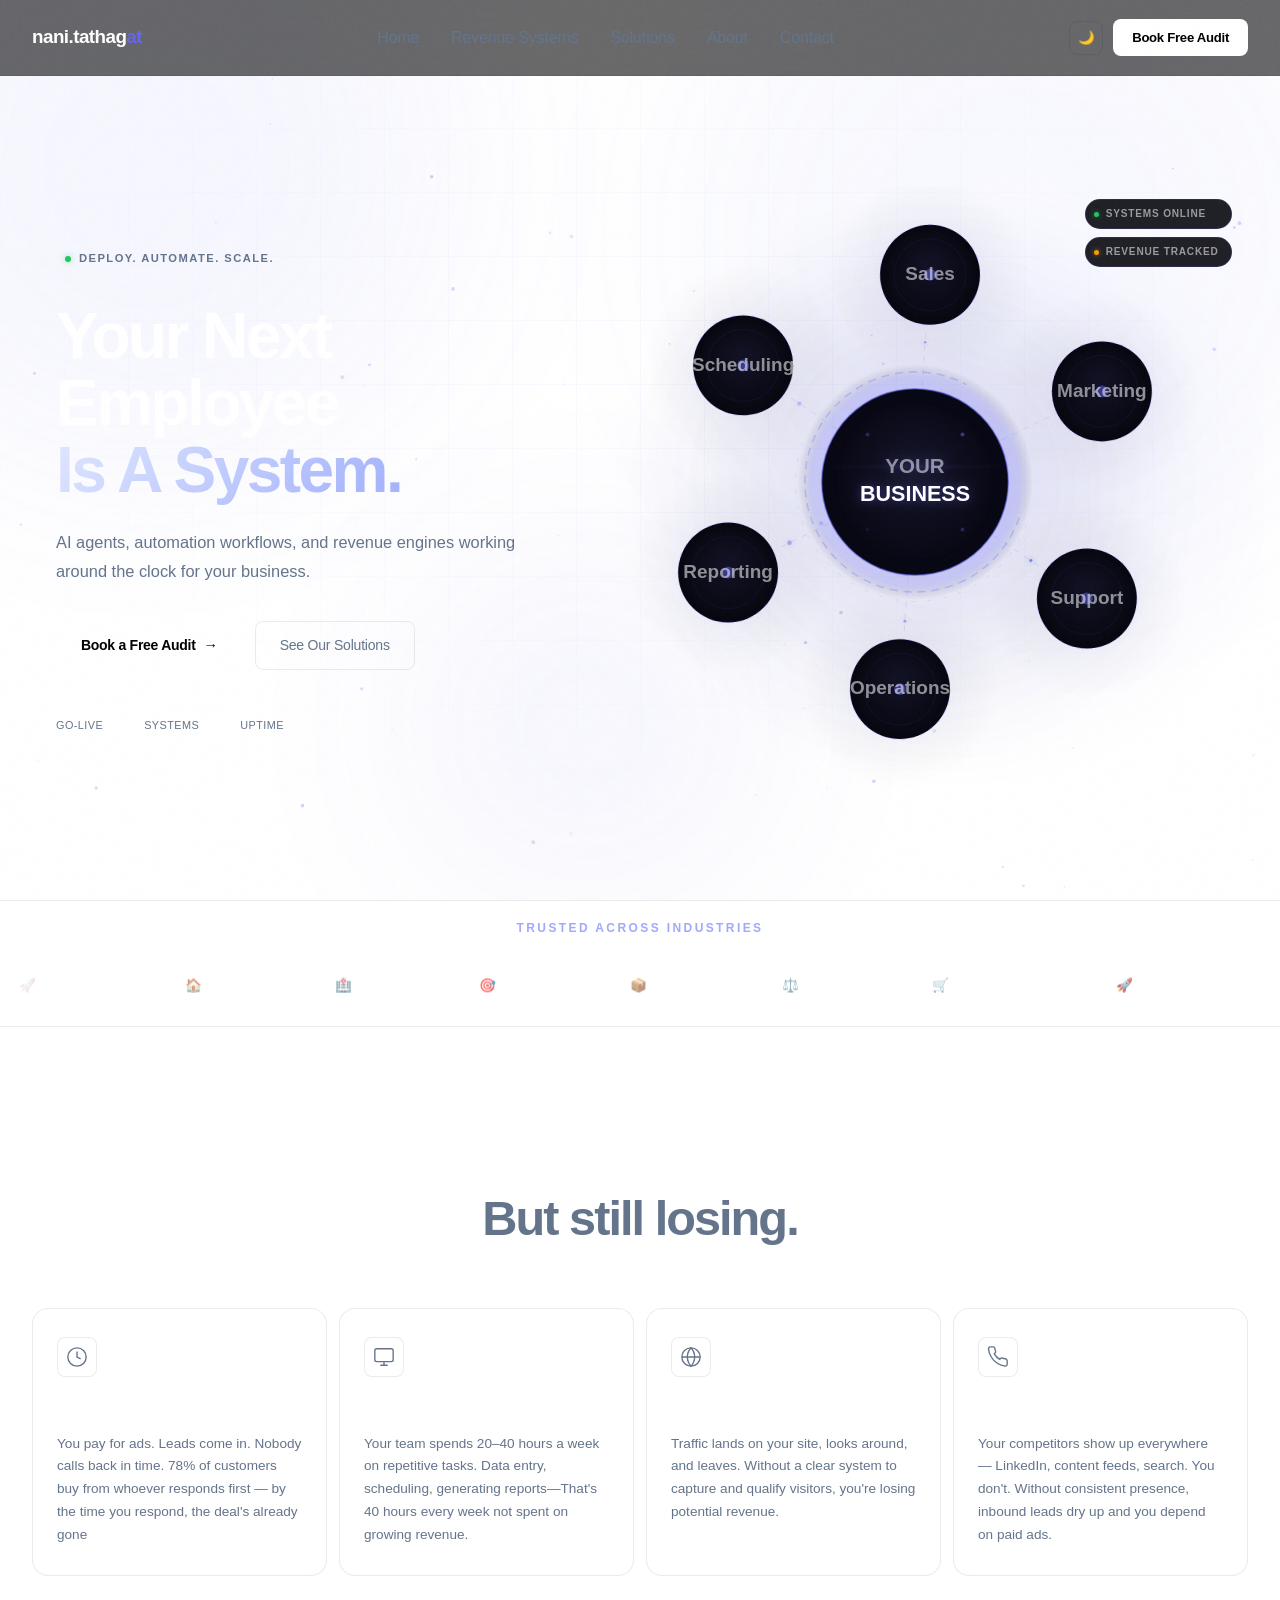
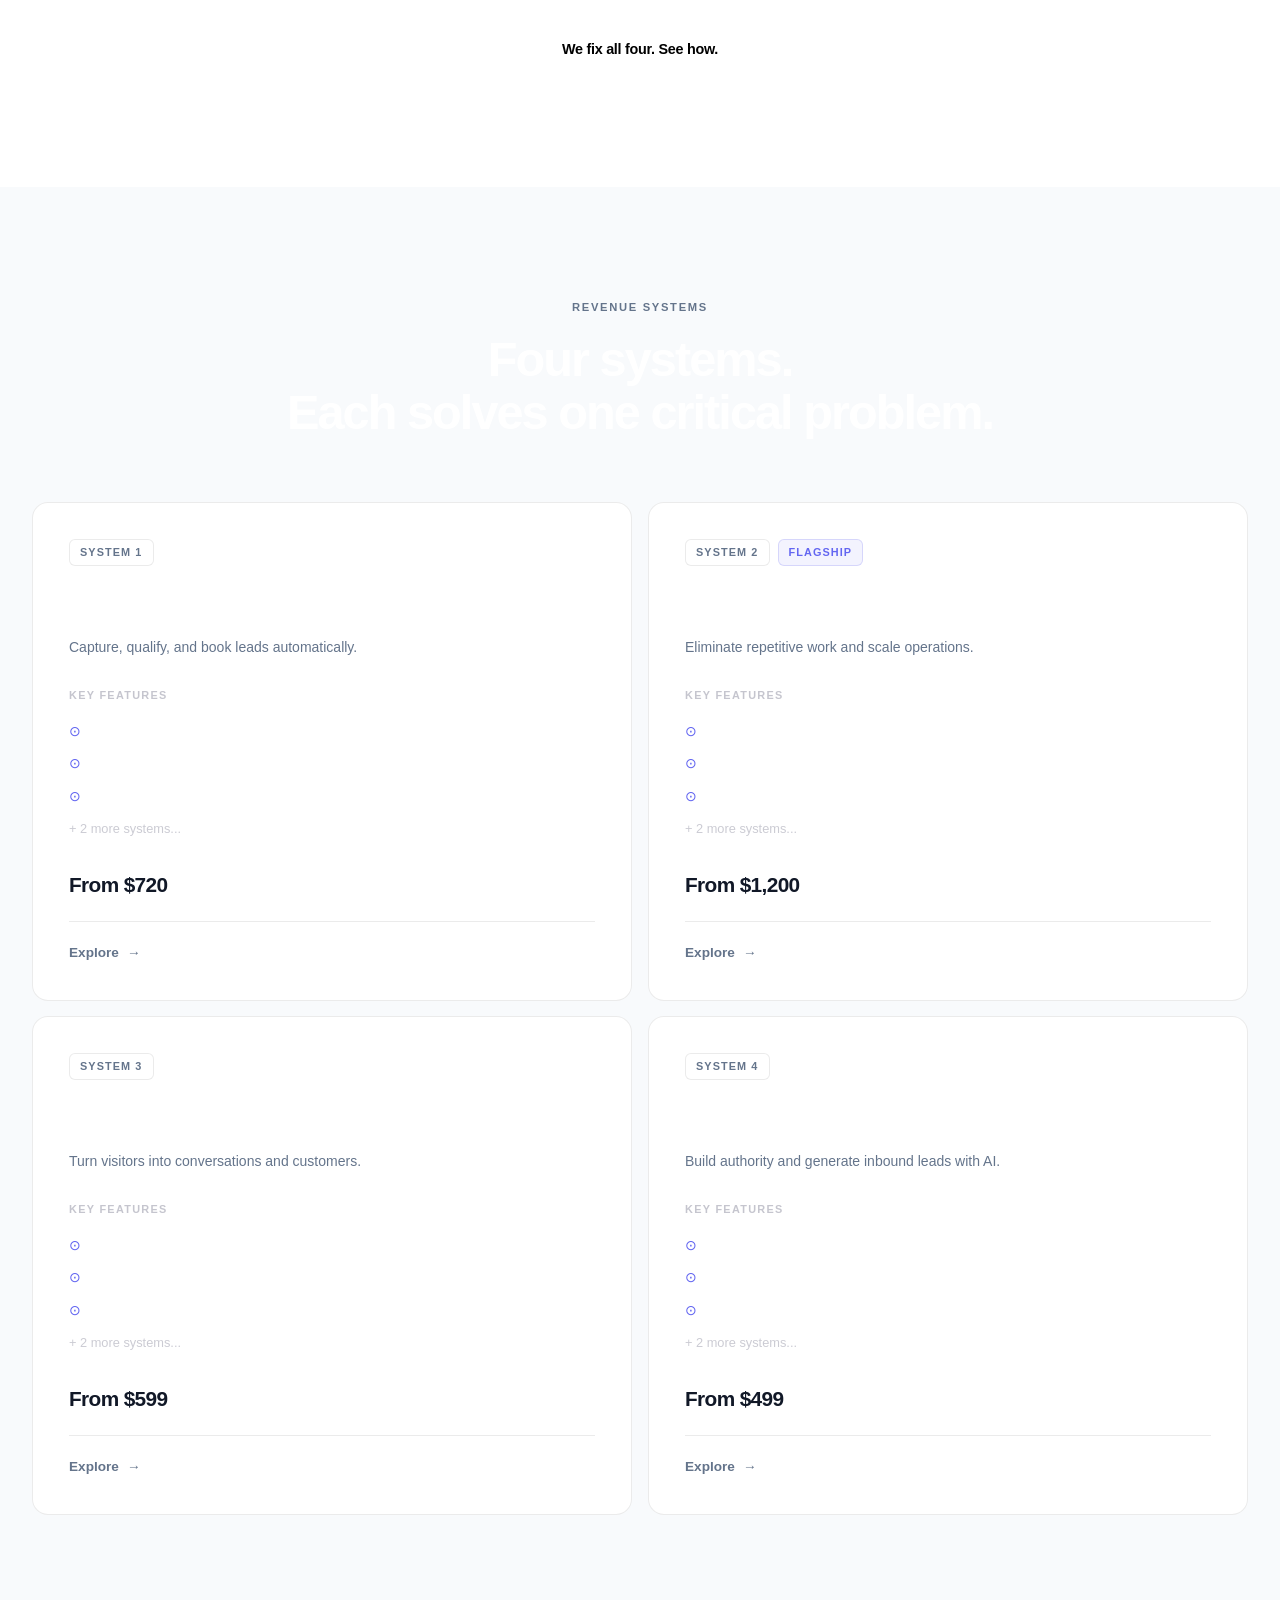
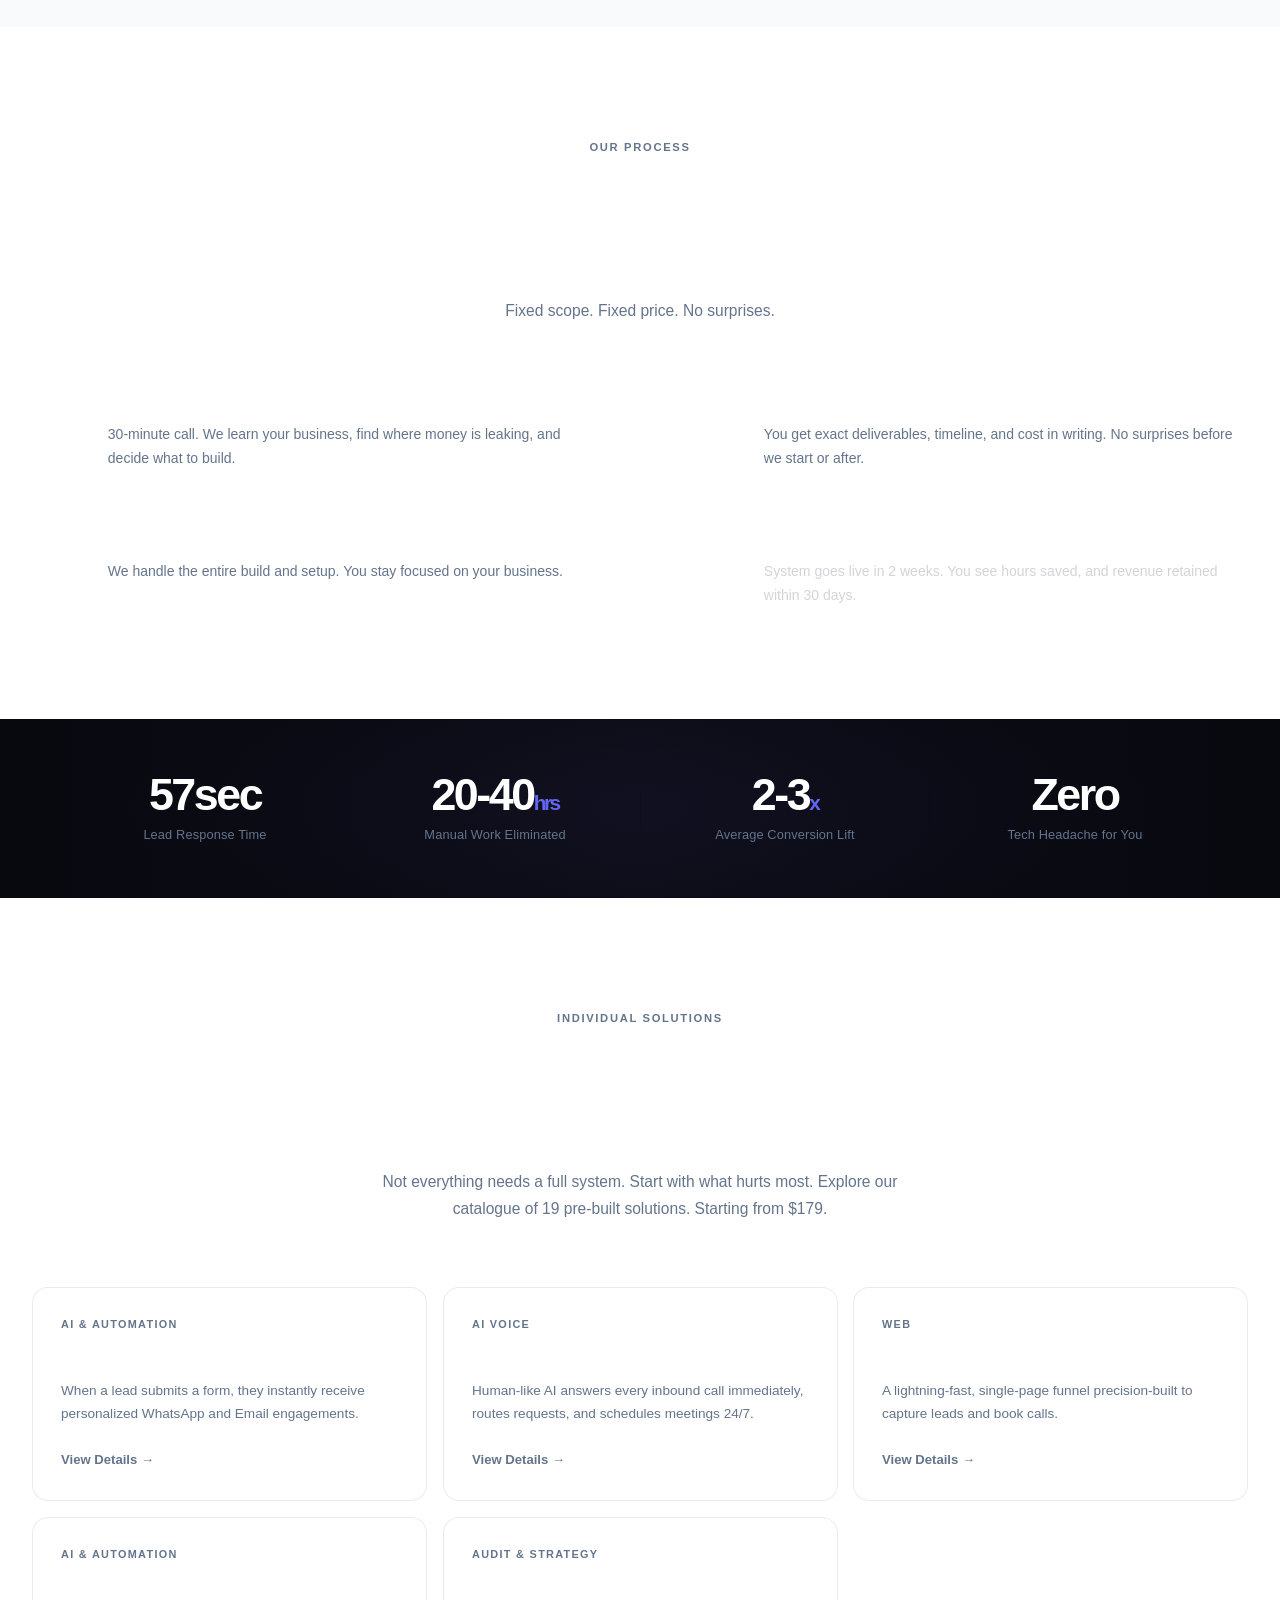
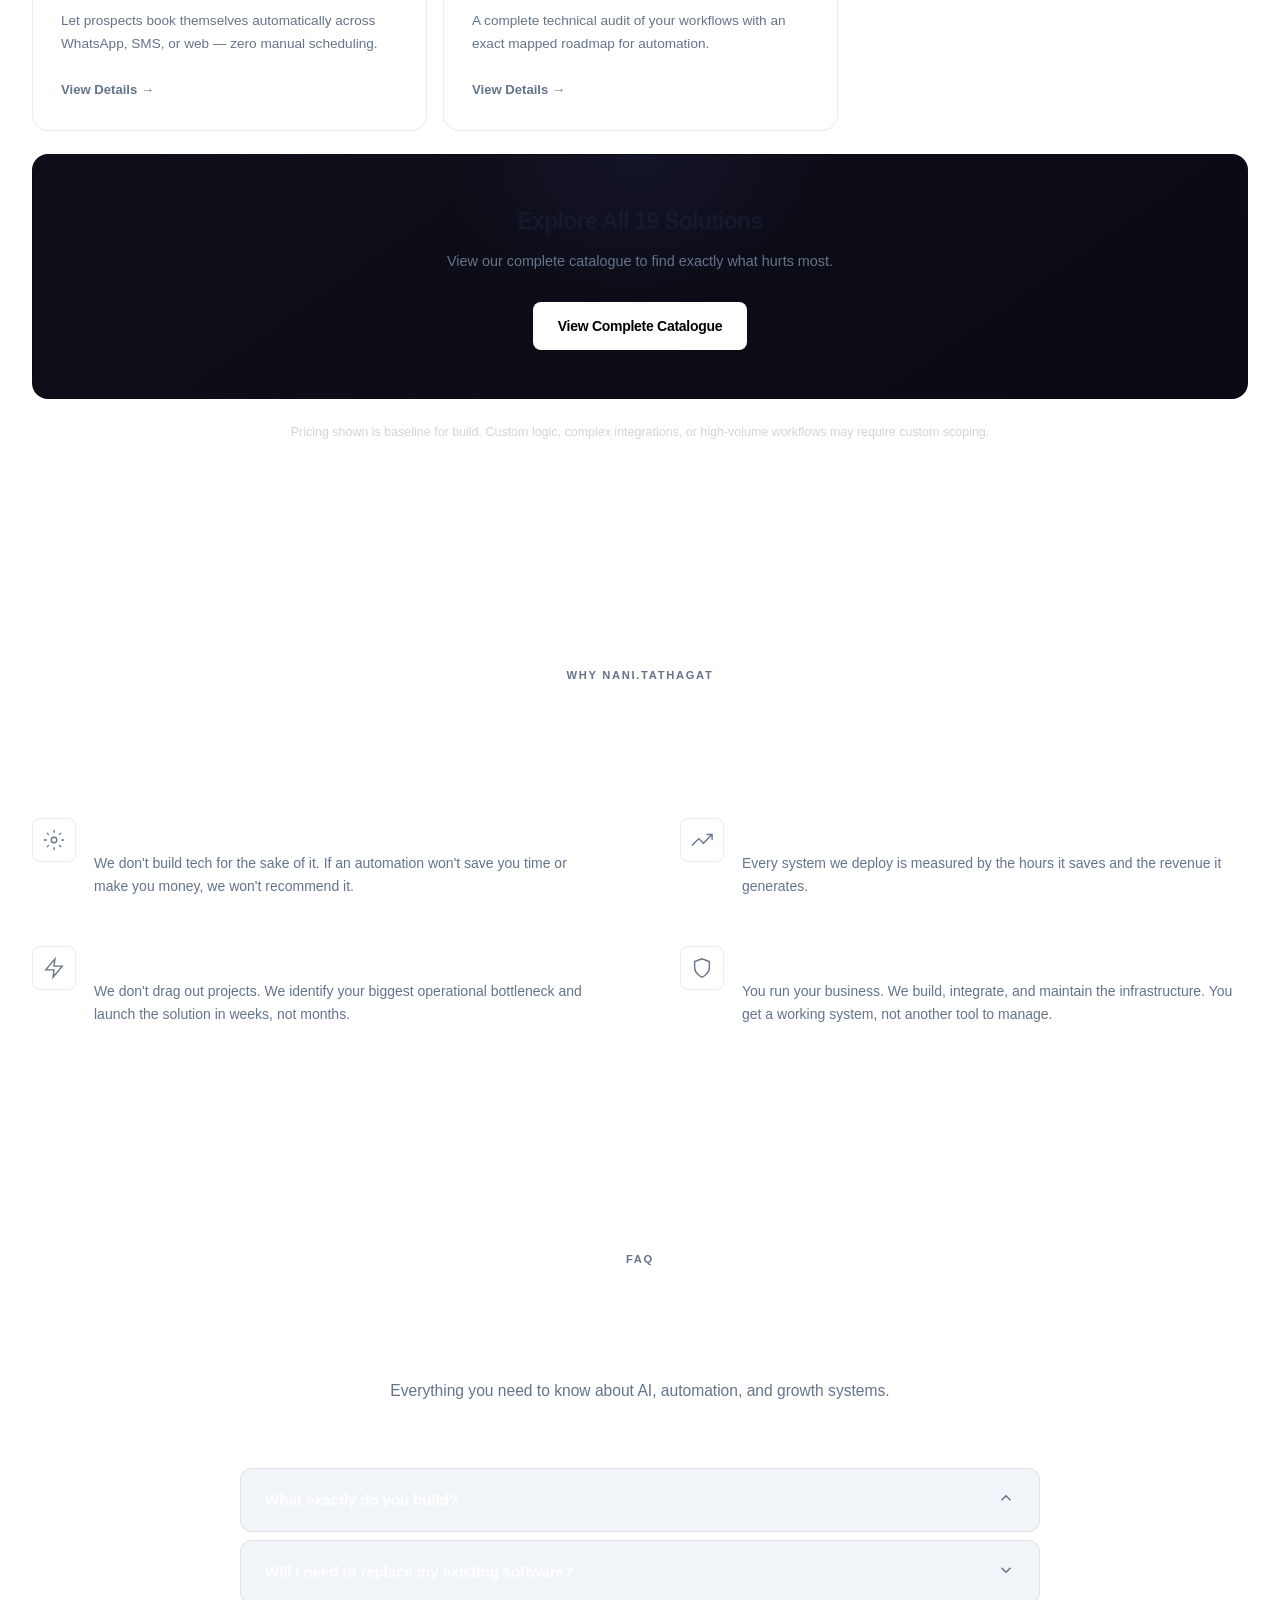
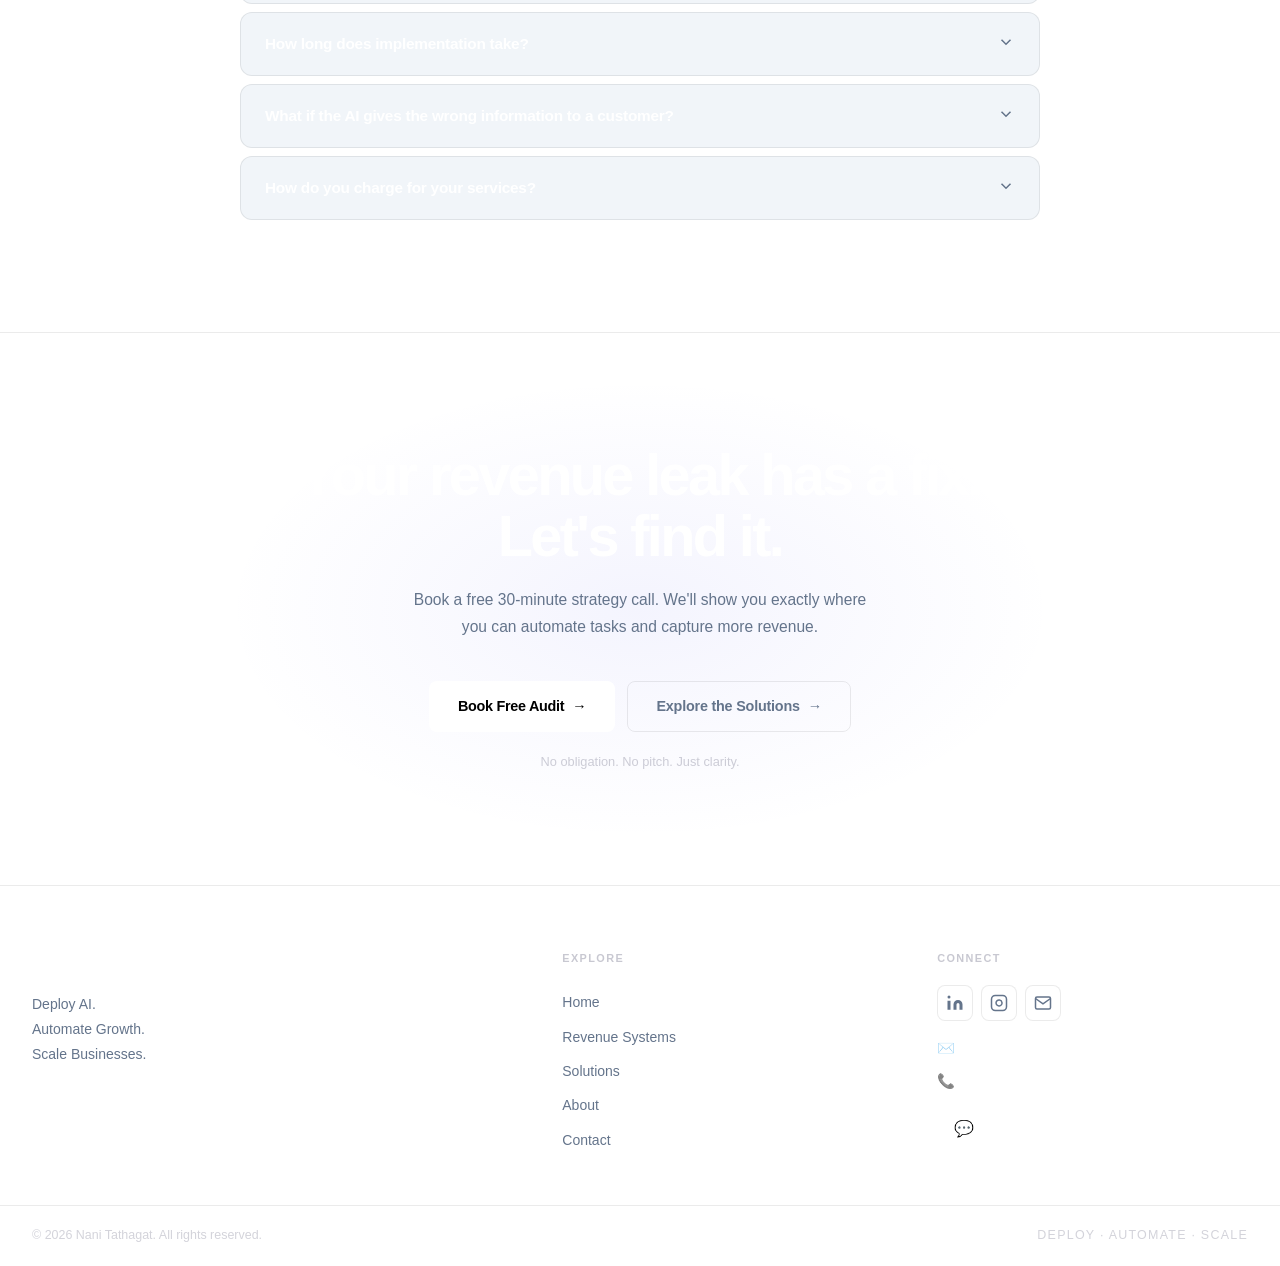
<file: index.html>
<!DOCTYPE html>
<html lang="en">

<head>
  <meta charset="UTF-8" />
  <link rel="icon" href="assets/images/favicon.ico">
  <meta name="viewport" content="width=device-width, initial-scale=1.0" />
  <title>nani.tathagatO — Deploy AI. Automate Growth. Scale Businesses.</title>
  <link rel="preconnect" href="https://fonts.googleapis.com" />
  <link rel="preconnect" href="https://fonts.gstatic.com" crossorigin />
  <link
    href="https://fonts.googleapis.com/css2?family=Space+Grotesk:wght@400;500;600;700&family=Manrope:wght@300;400;500;600;700;800&display=swap"
    rel="stylesheet">
  <link rel="stylesheet" href="assets\css\style.css" />
</head>

<body>

  <!-- NAVBAR -->
  <nav class="navbar" id="navbar">
    <div class="nav-container">
      <a href="#" class="nav-logo">nani.tathag<span class="logo-o">at</span></a>
      <ul class="nav-links">
        <li><a href="index.html" class="nav-link">Home</a></li>
        <li><a href="revenue-systems.html" class="nav-link">Revenue Systems</a></li>
        <li><a href="solutions.html" class="nav-link">Solutions</a></li>
        <li><a href="about.html" class="nav-link">About</a></li>
        <li><a href="contact.html" class="nav-link">Contact</a></li>
      </ul>
      <div class="nav-right">
        <button class="theme-toggle" id="themeToggle" aria-label="Toggle theme">
          <svg width="18" height="18" viewBox="0 0 24 24" fill="none" stroke="currentColor" stroke-width="2">
            <circle cx="12" cy="12" r="4" />
            <path
              d="M12 2v2M12 20v2M4.93 4.93l1.41 1.41M17.66 17.66l1.41 1.41M2 12h2M20 12h2M6.34 17.66l-1.41 1.41M19.07 4.93l-1.41 1.41" />
          </svg>
        </button>
        <a href="contact.html" class="btn-audit-nav">Book Free Audit</a>
        <button class="hamburger" id="hamburger" aria-label="Menu">
          <span></span><span></span><span></span>
        </button>
      </div>
    </div>
    <div class="mobile-menu" id="mobileMenu">
      <a href="index.html" class="mobile-link">Home</a>
      <a href="revenue-systems.html" class="mobile-link">Revenue Systems</a>
      <a href="solutions.html" class="mobile-link">Solutions</a>
      <a href="about.html" class="mobile-link">About</a>
      <a href="contact.html" class="mobile-link">Contact</a>
    </div>
  </nav>

  <!-- HERO -->
  <section class="hero" id="hero">
    <div class="hero-grid-bg"></div>
    <div class="floating-orb orb1"></div>
    <div class="floating-orb orb2"></div>
    <div class="floating-orb orb3"></div>
    <div class="hero-container">
      <div class="hero-left reveal-left">
        <div class="hero-label">
          <span class="label-dot"></span>
          DEPLOY. AUTOMATE. SCALE.
        </div>
        <h1 class="hero-heading">
          Your Next Employee<br>
          <span class="gradient-text">Is A System.</span>
        </h1>
        <p class="hero-sub">AI agents, automation workflows, and revenue engines working around the clock for your
          business.</p>
        <div class="hero-btns">
          <a href="contact.html" class="btn-primary">Book a Free Audit <span class="btn-arrow">→</span></a>
          <a href="solutions.html" class="btn-secondary">See Our Solutions</a>
        </div>
        <div class="hero-meta">
          <div class="hero-stat">
            <span class="hero-stat-value">30d</span>
            <span class="hero-stat-label">Go-live</span>
          </div>
          <div class="hero-meta-divider"></div>
          <div class="hero-stat">
            <span class="hero-stat-value">4×</span>
            <span class="hero-stat-label">Systems</span>
          </div>
          <div class="hero-meta-divider"></div>
          <div class="hero-stat">
            <span class="hero-stat-value">24/7</span>
            <span class="hero-stat-label">Uptime</span>
          </div>
        </div>
      </div>
      <div class="hero-right reveal-right">
        <div class="os-graphic">
          <div class="diagram-chips">
            <div class="diagram-chip">
              <span class="chip-dot green"></span>
              <span>Systems Online</span>
            </div>
            <div class="diagram-chip">
              <span class="chip-dot amber"></span>
              <span>Revenue Tracked</span>
            </div>
          </div>
          <div class="os-canvas-wrap">
            <canvas id="osCanvas"></canvas>
            <div class="leak-badge" id="leakBadge">⚠ LEAKING REVENUE</div>
          </div>
        </div>
      </div>
    </div>
  </section>

  <!-- INDUSTRIES BAR -->
  <section class="industries-bar">
    <div class="industries-label">
      <span></span>
      Trusted Across Industries
      <span></span>
    </div>

    <div class="industries-track-wrap">
      <div class="industries-track">

        <div class="industries-group">
          <span class="industry-item">🚀 SaaS Startups</span>

          <span class="industry-item">🏠 Real Estate</span>

          <span class="industry-item">🏥 Healthcare</span>

          <span class="industry-item">🎯 Consultants</span>

          <span class="industry-item">📦 D2C Brands</span>

          <span class="industry-item">⚖️ Legal Firms</span>

          <span class="industry-item">🛒 E-commerce</span>
        </div>
        <div class="industries-group">
          <span class="industry-item">🚀 SaaS Startups</span>

          <span class="industry-item">🏠 Real Estate</span>

          <span class="industry-item">🏥 Healthcare</span>

          <span class="industry-item">🎯 Consultants</span>

          <span class="industry-item">📦 D2C Brands</span>

          <span class="industry-item">⚖️ Legal Firms</span>

          <span class="industry-item">🛒 E-commerce</span>
        </div>
        <div class="industries-group">
          <span class="industry-item">🚀 SaaS Startups</span>

          <span class="industry-item">🏠 Real Estate</span>

          <span class="industry-item">🏥 Healthcare</span>

          <span class="industry-item">🎯 Consultants</span>

          <span class="industry-item">📦 D2C Brands</span>

          <span class="industry-item">⚖️ Legal Firms</span>

          <span class="industry-item">🛒 E-commerce</span>
        </div>
        <div class="industries-group">
          <span class="industry-item">🚀 SaaS Startups</span>

          <span class="industry-item">🏠 Real Estate</span>

          <span class="industry-item">🏥 Healthcare</span>

          <span class="industry-item">🎯 Consultants</span>

          <span class="industry-item">📦 D2C Brands</span>

          <span class="industry-item">⚖️ Legal Firms</span>

          <span class="industry-item">🛒 E-commerce</span>
        </div>

      </div>
    </div>
  </section>

  <!-- PROBLEM SECTION -->
  <section class="problem-section" id="problem">
    <div class="section-container">
      <h2 class="problem-heading reveal-up">
        You're doing everything right.<br>
        <span class="muted-text">But still losing.</span>
      </h2>
      <div class="problem-cards">
        <div class="problem-card reveal-up" style="--delay:0.1s">
          <div class="card-top">
            <div class="card-icon">
              <svg width="22" height="22" fill="none" stroke="currentColor" stroke-width="1.5" viewBox="0 0 24 24">
                <circle cx="12" cy="12" r="10" />
                <polyline points="12 6 12 12 16 14" />
              </svg>
            </div>
            <span class="card-num">01</span>
          </div>
          <h3 class="card-title">Leads Going Cold</h3>
          <p class="card-text">You pay for ads. Leads come in. Nobody calls back in time. 78% of customers buy from
            whoever responds first — by the time you respond, the deal's already gone</p>
        </div>
        <div class="problem-card reveal-up" style="--delay:0.2s">
          <div class="card-top">
            <div class="card-icon">
              <svg width="22" height="22" fill="none" stroke="currentColor" stroke-width="1.5" viewBox="0 0 24 24">
                <rect x="2" y="3" width="20" height="14" rx="2" />
                <path d="M8 21h8M12 17v4" />
              </svg>
            </div>
            <span class="card-num">02</span>
          </div>
          <h3 class="card-title">Too Much Manual Work</h3>
          <p class="card-text">Your team spends 20–40 hours a week on repetitive tasks. Data entry, scheduling,
            generating reports—That's 40 hours every week not spent on growing revenue.</p>
        </div>
        <div class="problem-card reveal-up" style="--delay:0.3s">
          <div class="card-top">
            <div class="card-icon">
              <svg width="22" height="22" fill="none" stroke="currentColor" stroke-width="1.5" viewBox="0 0 24 24">
                <circle cx="12" cy="12" r="10" />
                <line x1="2" y1="12" x2="22" y2="12" />
                <path d="M12 2a15.3 15.3 0 0 1 4 10 15.3 15.3 0 0 1-4 10 15.3 15.3 0 0 1-4-10 15.3 15.3 0 0 1 4-10z" />
              </svg>
            </div>
            <span class="card-num">03</span>
          </div>
          <h3 class="card-title">Websites That Don't Convert</h3>
          <p class="card-text">Traffic lands on your site, looks around, and leaves. Without a clear system to capture
            and qualify visitors, you're losing potential revenue.</p>
        </div>
        <div class="problem-card reveal-up" style="--delay:0.4s">
          <div class="card-top">
            <div class="card-icon">
              <svg width="22" height="22" fill="none" stroke="currentColor" stroke-width="1.5" viewBox="0 0 24 24">
                <path
                  d="M22 16.92v3a2 2 0 0 1-2.18 2 19.79 19.79 0 0 1-8.63-3.07A19.5 19.5 0 0 1 4.69 12 19.79 19.79 0 0 1 1.61 3.18 2 2 0 0 1 3.59 1h3a2 2 0 0 1 2 1.72c.127.96.361 1.903.7 2.81a2 2 0 0 1-.45 2.11L7.91 8.56a16 16 0 0 0 6 6l.87-.87a2 2 0 0 1 2.11-.45c.907.339 1.85.573 2.81.7A2 2 0 0 1 21.92 16z" />
              </svg>
            </div>
            <span class="card-num">04</span>
          </div>
          <h3 class="card-title">No Authority, No Inbound</h3>
          <p class="card-text">Your competitors show up everywhere — LinkedIn, content feeds, search. You don't. Without
            consistent presence, inbound leads dry up and you depend on paid ads.</p>
        </div>
      </div>
      <div class="problem-cta reveal-up">
        <a href="#systems" class="btn-primary btn-large">We fix all four. See how.</a>
      </div>
    </div>
  </section>

  <!-- REVENUE SYSTEMS -->
  <section class="systems-section" id="systems">
    <div class="section-container">
      <div class="section-eyebrow reveal-up">REVENUE SYSTEMS</div>
      <h2 class="section-heading reveal-up">
        Four systems.<br>
        Each solves one critical problem.
      </h2>
      <div class="systems-grid">
        <div class="system-card reveal-up" style="--delay:0.1s">
          <div class="system-card-header">
            <span class="system-badge">SYSTEM 1</span>
          </div>
          <h3 class="system-title">Deploy Lead Engine</h3>
          <p class="system-sub">Capture, qualify, and book leads automatically.</p>
          <div class="system-features-label">KEY FEATURES</div>
          <ul class="system-features">
            <li><span class="feature-icon">⊙</span> AI Voice Agent (24/7)</li>
            <li><span class="feature-icon">⊙</span> WhatsApp Automation</li>
            <li><span class="feature-icon">⊙</span> CRM Auto Sync</li>
          </ul>
          <p class="more-systems">+ 2 more systems...</p>
          <div class="system-price">From $720</div>
          <a href="revenue-systems.html" class="system-explore">Explore <span>→</span></a>
        </div>
        <div class="system-card system-card-flagship reveal-up" style="--delay:0.2s">
          <div class="system-card-header">
            <span class="system-badge">SYSTEM 2</span>
            <span class="flagship-badge">FLAGSHIP</span>
          </div>
          <h3 class="system-title">Deploy Ops Engine</h3>
          <p class="system-sub">Eliminate repetitive work and scale operations.</p>
          <div class="system-features-label">KEY FEATURES</div>
          <ul class="system-features">
            <li><span class="feature-icon">⊙</span> Workflow Mapping</li>
            <li><span class="feature-icon">⊙</span> Business Process Automation</li>
            <li><span class="feature-icon">⊙</span> Custom n8n/Make Systems</li>
          </ul>
          <p class="more-systems">+ 2 more systems...</p>
          <div class="system-price">From $1,200</div>
          <a href="revenue-systems.html" class="system-explore">Explore <span>→</span></a>
        </div>
        <div class="system-card reveal-up" style="--delay:0.3s">
          <div class="system-card-header">
            <span class="system-badge">SYSTEM 3</span>
          </div>
          <h3 class="system-title">Deploy Conversion Engine</h3>
          <p class="system-sub">Turn visitors into conversations and customers.</p>
          <div class="system-features-label">KEY FEATURES</div>
          <ul class="system-features">
            <li><span class="feature-icon">⊙</span> High-Converting Landing Pages</li>
            <li><span class="feature-icon">⊙</span> Smart Lead Capture Forms</li>
            <li><span class="feature-icon">⊙</span> WhatsApp Trigger Flows</li>
          </ul>
          <p class="more-systems">+ 2 more systems...</p>
          <div class="system-price">From $599</div>
          <a href="revenue-systems.html" class="system-explore">Explore <span>→</span></a>
        </div>
        <div class="system-card reveal-up" style="--delay:0.4s">
          <div class="system-card-header">
            <span class="system-badge">SYSTEM 4</span>
          </div>
          <h3 class="system-title">Deploy Content Engine</h3>
          <p class="system-sub">Build authority and generate inbound leads with AI.</p>
          <div class="system-features-label">KEY FEATURES</div>
          <ul class="system-features">
            <li><span class="feature-icon">⊙</span> LinkedIn Content Automation</li>
            <li><span class="feature-icon">⊙</span> AI Content Research</li>
            <li><span class="feature-icon">⊙</span> Personal Brand System</li>
          </ul>
          <p class="more-systems">+ 2 more systems...</p>
          <div class="system-price">From $499</div>
          <a href="revenue-systems.html" class="system-explore">Explore <span>→</span></a>
        </div>
      </div>
    </div>
  </section>

  <!-- PROCESS SECTION -->
  <section class="process-section" id="process">
    <div class="section-container">
      <div class="section-eyebrow reveal-up">OUR PROCESS</div>
      <h2 class="section-heading reveal-up">
        From first call to live system.<br>
        In 2 weeks.
      </h2>
      <p class="section-sub reveal-up">Fixed scope. Fixed price. No surprises.</p>
      <div class="process-grid">
        <div class="process-item reveal-left" style="--delay:0.1s">
          <span class="process-num">01</span>
          <div class="process-content">
            <h3 class="process-title">We understand your business</h3>
            <p class="process-text">30-minute call. We learn your business, find where money is leaking, and decide what
              to build.</p>
          </div>
        </div>
        <div class="process-item reveal-right" style="--delay:0.2s">
          <span class="process-num">02</span>
          <div class="process-content">
            <h3 class="process-title">We Scope &amp; Price It</h3>
            <p class="process-text">You get exact deliverables, timeline, and cost in writing. No surprises before we
              start or after.</p>
          </div>
        </div>
        <div class="process-item reveal-left" style="--delay:0.3s">
          <span class="process-num">03</span>
          <div class="process-content">
            <h3 class="process-title">We Build It</h3>
            <p class="process-text">We handle the entire build and setup. You stay focused on your business.</p>
          </div>
        </div>
        <div class="process-item reveal-right" style="--delay:0.4s">
          <span class="process-num process-num-muted">04</span>
          <div class="process-content">
            <h3 class="process-title process-title-muted">Goes Live. You See Results.</h3>
            <p class="process-text process-text-muted">System goes live in 2 weeks. You see hours saved, and revenue
              retained within 30 days.</p>
          </div>
        </div>
      </div>
    </div>
    <!-- Stats bar -->
    <div class="stats-bar">
      <div class="stat-item">
        <div class="stat-number" data-target="60" data-suffix="sec">0</div>
        <div class="stat-label">Lead Response Time</div>
      </div>
      <div class="stat-item">
        <div class="stat-number stat-range">20-40<span class="stat-unit">hrs</span></div>
        <div class="stat-label">Manual Work Eliminated</div>
      </div>
      <div class="stat-item">
        <div class="stat-number stat-range">2-3<span class="stat-unit">x</span></div>
        <div class="stat-label">Average Conversion Lift</div>
      </div>
      <div class="stat-item">
        <div class="stat-number stat-range">Zero</div>
        <div class="stat-label">Tech Headache for You</div>
      </div>
    </div>
  </section>

  <!-- SOLUTIONS SECTION -->
  <section class="solutions-section" id="solutions">
    <div class="section-container">
      <div class="section-eyebrow reveal-up">INDIVIDUAL SOLUTIONS</div>
      <h2 class="section-heading solutions-heading reveal-up">
        Not ready for a full system?<br>
        Start with one solution.
      </h2>
      <p class="section-sub reveal-up">Not everything needs a full system. Start with what hurts most. Explore our
        catalogue of 19 pre-built solutions. Starting from $179.</p>
      <div class="solutions-grid">
        <div class="solution-card reveal-up" style="--delay:0.1s">
          <div class="sol-category">AI &amp; Automation</div>
          <h3 class="sol-title">Instant Lead Follow-Up</h3>
          <p class="sol-text">When a lead submits a form, they instantly receive personalized WhatsApp and Email
            engagements.</p>
          <a href="#" class="sol-link">View Details →</a>
        </div>
        <div class="solution-card reveal-up" style="--delay:0.2s">
          <div class="sol-category">AI Voice</div>
          <h3 class="sol-title">Inbound AI Receptionist</h3>
          <p class="sol-text">Human-like AI answers every inbound call immediately, routes requests, and schedules
            meetings 24/7.</p>
          <a href="#" class="sol-link">View Details →</a>
        </div>
        <div class="solution-card reveal-up" style="--delay:0.3s">
          <div class="sol-category">Web</div>
          <h3 class="sol-title">High-Converting Landing Pages</h3>
          <p class="sol-text">A lightning-fast, single-page funnel precision-built to capture leads and book calls.</p>
          <a href="#" class="sol-link">View Details →</a>
        </div>
        <div class="solution-card reveal-up" style="--delay:0.1s">
          <div class="sol-category">AI &amp; Automation</div>
          <h3 class="sol-title">Appointment Booking Bot</h3>
          <p class="sol-text">Let prospects book themselves automatically across WhatsApp, SMS, or web — zero manual
            scheduling.</p>
          <a href="#" class="sol-link">View Details →</a>
        </div>
        <div class="solution-card reveal-up" style="--delay:0.2s">
          <div class="sol-category">Audit &amp; Strategy</div>
          <h3 class="sol-title">Business Process Teardown</h3>
          <p class="sol-text">A complete technical audit of your workflows with an exact mapped roadmap for automation.
          </p>
          <a href="#" class="sol-link">View Details →</a>
        </div>
      </div>
      <div class="solutions-cta-box reveal-up">
        <h3 class="sol-cta-title">Explore All 19 Solutions</h3>
        <p class="sol-cta-sub">View our complete catalogue to find exactly what hurts most.</p>
        <a href="solutions.html" class="btn-primary">View Complete Catalogue</a>
      </div>
      <p class="pricing-note reveal-up">Pricing shown is baseline for build. Custom logic, complex integrations, or
        high-volume workflows may require custom scoping.</p>
    </div>
  </section>

  <!-- WHY WORK WITH US -->
  <section class="why-section" id="why">
    <div class="section-container">
      <div class="section-eyebrow reveal-up">WHY nani.tathagat</div>
      <h2 class="section-heading reveal-up">Why work with us?</h2>
      <div class="why-grid">
        <div class="why-item reveal-up" style="--delay:0.1s">
          <div class="why-icon">
            <svg width="22" height="22" fill="none" stroke="currentColor" stroke-width="1.5" viewBox="0 0 24 24">
              <circle cx="12" cy="12" r="3" />
              <path
                d="M12 1v3M12 20v3M4.22 4.22l2.12 2.12M17.66 17.66l2.12 2.12M1 12h3M20 12h3M4.22 19.78l2.12-2.12M17.66 6.34l2.12-2.12" />
            </svg>
          </div>
          <div class="why-content">
            <h3 class="why-title">Business First, Tech Second</h3>
            <p class="why-text">We don't build tech for the sake of it. If an automation won't save you time or make you
              money, we won't recommend it.</p>
          </div>
        </div>
        <div class="why-item reveal-up" style="--delay:0.2s">
          <div class="why-icon">
            <svg width="22" height="22" fill="none" stroke="currentColor" stroke-width="1.5" viewBox="0 0 24 24">
              <polyline points="23 6 13.5 15.5 8.5 10.5 1 18" />
              <polyline points="17 6 23 6 23 12" />
            </svg>
          </div>
          <div class="why-content">
            <h3 class="why-title">Clear, Measurable ROI</h3>
            <p class="why-text">Every system we deploy is measured by the hours it saves and the revenue it generates.
            </p>
          </div>
        </div>
        <div class="why-item reveal-up" style="--delay:0.3s">
          <div class="why-icon">
            <svg width="22" height="22" fill="none" stroke="currentColor" stroke-width="1.5" viewBox="0 0 24 24">
              <polygon points="13 2 3 14 12 14 11 22 21 10 12 10 13 2" />
            </svg>
          </div>
          <div class="why-content">
            <h3 class="why-title">Fast Deployment</h3>
            <p class="why-text">We don't drag out projects. We identify your biggest operational bottleneck and launch
              the solution in weeks, not months.</p>
          </div>
        </div>
        <div class="why-item reveal-up" style="--delay:0.4s">
          <div class="why-icon">
            <svg width="22" height="22" fill="none" stroke="currentColor" stroke-width="1.5" viewBox="0 0 24 24">
              <path d="M12 22s8-4 8-10V5l-8-3-8 3v7c0 6 8 10 8 10z" />
            </svg>
          </div>
          <div class="why-content">
            <h3 class="why-title">Zero Technical Headaches</h3>
            <p class="why-text">You run your business. We build, integrate, and maintain the infrastructure. You get a
              working system, not another tool to manage.</p>
          </div>
        </div>
      </div>
    </div>
  </section>

  <!-- FAQ -->
  <section class="faq-section" id="faq">
    <div class="section-container">
      <div class="section-eyebrow reveal-up">FAQ</div>
      <h2 class="faq-heading reveal-up">Questions Before You Deploy</h2>
      <p class="section-sub reveal-up">Everything you need to know about AI, automation, and growth systems.</p>
      <div class="faq-list reveal-up">
        <div class="faq-item">
          <button class="faq-question">
            What exactly do you build?
            <span class="faq-icon">
              <svg width="18" height="18" fill="none" stroke="currentColor" stroke-width="2" viewBox="0 0 24 24">
                <polyline points="18 15 12 9 6 15" />
              </svg>
            </span>
          </button>
          <div class="faq-answer">
            <p>We design and deploy AI-powered business systems that generate leads, automate operations, increase
              conversions, and build authority.</p>
            <p style="margin-top:12px">Our four core systems include:</p>
            <ul class="faq-list-inner">
              <li>🚀 <strong>Deploy Demand</strong> — Lead generation and customer acquisition</li>
              <li>⚙️ <strong>Deploy Operations</strong> — Workflow and process automation</li>
              <li>📋 <strong>Deploy Conversions</strong> — Websites, funnels, and conversion systems</li>
              <li>🎯 <strong>Deploy Authority</strong> — Content, LinkedIn, and personal branding automation</li>
            </ul>
            <p style="margin-top:12px">Every system is customized around your business goals.</p>
          </div>
        </div>
        <div class="faq-item">
          <button class="faq-question">
            Will I need to replace my existing software?
            <span class="faq-icon">
              <svg width="18" height="18" fill="none" stroke="currentColor" stroke-width="2" viewBox="0 0 24 24">
                <polyline points="6 9 12 15 18 9" />
              </svg>
            </span>
          </button>
          <div class="faq-answer">
            <p>No. We integrate with your existing tools (CRM, calendar, WhatsApp, email systems, etc.). Our solutions
              work alongside what you already use, connecting everything together seamlessly.</p>
          </div>
        </div>
        <div class="faq-item">
          <button class="faq-question">
            How long does implementation take?
            <span class="faq-icon">
              <svg width="18" height="18" fill="none" stroke="currentColor" stroke-width="2" viewBox="0 0 24 24">
                <polyline points="6 9 12 15 18 9" />
              </svg>
            </span>
          </button>
          <div class="faq-answer">
            <p>Most systems go live within 2 weeks. We scope and price everything upfront, build it without requiring
              your time, and launch it fast. You see measurable results within 30 days.</p>
          </div>
        </div>
        <div class="faq-item">
          <button class="faq-question">
            What if the AI gives the wrong information to a customer?
            <span class="faq-icon">
              <svg width="18" height="18" fill="none" stroke="currentColor" stroke-width="2" viewBox="0 0 24 24">
                <polyline points="6 9 12 15 18 9" />
              </svg>
            </span>
          </button>
          <div class="faq-answer">
            <p>Our AI systems are trained on your specific business, products, and processes. We include human oversight
              options and escalation protocols. The AI handles routine queries confidently while routing complex
              situations to your team.</p>
          </div>
        </div>
        <div class="faq-item">
          <button class="faq-question">
            How do you charge for your services?
            <span class="faq-icon">
              <svg width="18" height="18" fill="none" stroke="currentColor" stroke-width="2" viewBox="0 0 24 24">
                <polyline points="6 9 12 15 18 9" />
              </svg>
            </span>
          </button>
          <div class="faq-answer">
            <p>We offer fixed-price packages for each system, starting from $179 for individual solutions. Full systems
              start from $599. You get exact pricing upfront with no hidden fees. Optional monthly management is
              available for ongoing optimization.</p>
          </div>
        </div>
      </div>
    </div>
  </section>

  <!-- FINAL CTA -->
  <section class="cta-section" id="contact">
    <div class="cta-orb"></div>
    <div class="section-container cta-inner reveal-up">
      <h2 class="cta-heading">
        Your revenue leak has a fix.<br>
        Let's find it.
      </h2>
      <p class="cta-sub">Book a free 30-minute strategy call. We'll show you exactly where you can automate tasks and
        capture more revenue.</p>
      <div class="cta-btns">
        <a href="contact.html" class="btn-cta-primary">Book Free Audit <span>→</span></a>
        <a href="solutions.html" class="btn-cta-secondary">Explore the Solutions <span>→</span></a>
      </div>
      <p class="cta-note">No obligation. No pitch. Just clarity.</p>
    </div>
  </section>

  <!-- FOOTER -->
  <footer class="footer">
    <div class="footer-top">
      <div class="footer-brand">
        <div class="footer-logo">nani.tathagat</div>
        <p class="footer-tagline">Deploy AI.<br>Automate Growth.<br>Scale Businesses.</p>
      </div>
      <div class="footer-nav">
        <div class="footer-nav-label">EXPLORE</div>
        <a href="index.html">Home</a>
        <a href="revenue-systems.html">Revenue Systems</a>
        <a href="solutions.html">Solutions</a>
        <a href="about.html">About</a>
        <a href="contact.html">Contact</a>
      </div>
      <div class="footer-connect">
        <div class="footer-nav-label">CONNECT</div>
        <div class="footer-social">
          <a href="https://www.linkedin.com/in/nani-tathagat-158829404/" class="social-btn" aria-label="LinkedIn">
            <svg width="18" height="18" fill="currentColor" viewBox="0 0 24 24">
              <path d="M16 8a6 6 0 0 1 6 6v7h-4v-7a2 2 0 0 0-2-2 2 2 0 0 0-2 2v7h-4v-7a6 6 0 0 1 6-6z" />
              <rect x="2" y="9" width="4" height="12" />
              <circle cx="4" cy="4" r="2" />
            </svg>
          </a>
          <a href="https://www.instagram.com/nanl.tathagat" class="social-btn" aria-label="Instagram">
            <svg width="18" height="18" fill="none" stroke="currentColor" stroke-width="2" viewBox="0 0 24 24">
              <rect x="2" y="2" width="20" height="20" rx="5" ry="5" />
              <path d="M16 11.37A4 4 0 1 1 12.63 8 4 4 0 0 1 16 11.37z" />
              <line x1="17.5" y1="6.5" x2="17.51" y2="6.5" />
            </svg>
          </a>
          <a href="mailto:allabasha.in@gmail.com" class="social-btn" aria-label="Email">
            <svg width="18" height="18" fill="none" stroke="currentColor" stroke-width="2" viewBox="0 0 24 24">
              <path d="M4 4h16c1.1 0 2 .9 2 2v12c0 1.1-.9 2-2 2H4c-1.1 0-2-.9-2-2V6c0-1.1.9-2 2-2z" />
              <polyline points="22,6 12,13 2,6" />
            </svg>
          </a>
        </div>
        <p class="footer-email">
          ✉️ allabasha.in@gmail.com
        </p>

        <p class="footer-phone">
          <a href="tel:+918885607601">
            📞 +91 8885607601
          </a>
        </p>

        <a href="https://wa.me/6303310449" target="_blank" class="footer-whatsapp">
          💬 Chat on WhatsApp
        </a>
      </div>
    </div>
    <div class="footer-bottom">
      <p>© 2026 Nani Tathagat. All rights reserved.</p>
      <p class="footer-bottom-right">DEPLOY · AUTOMATE · SCALE</p>
    </div>
  </footer>


  <script src="js/animations.js"></script>
</body>

</html>
</file>
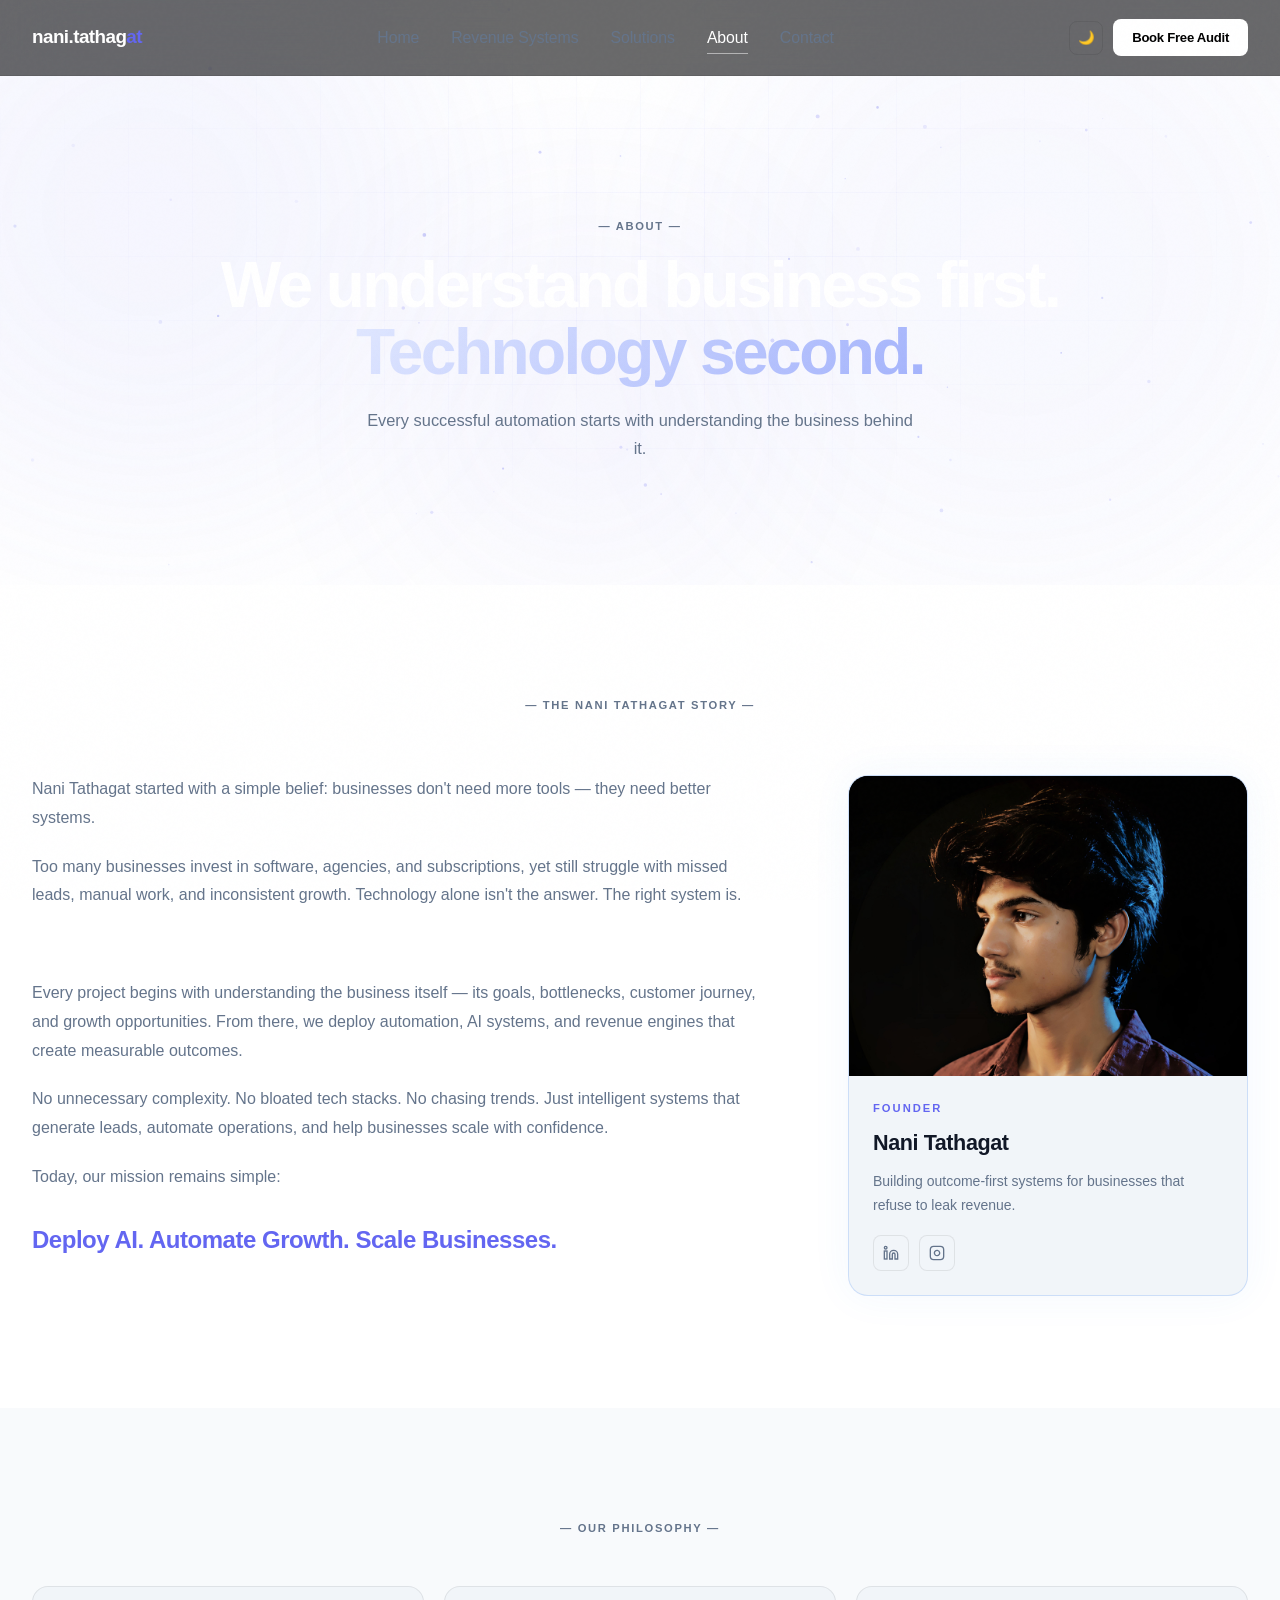
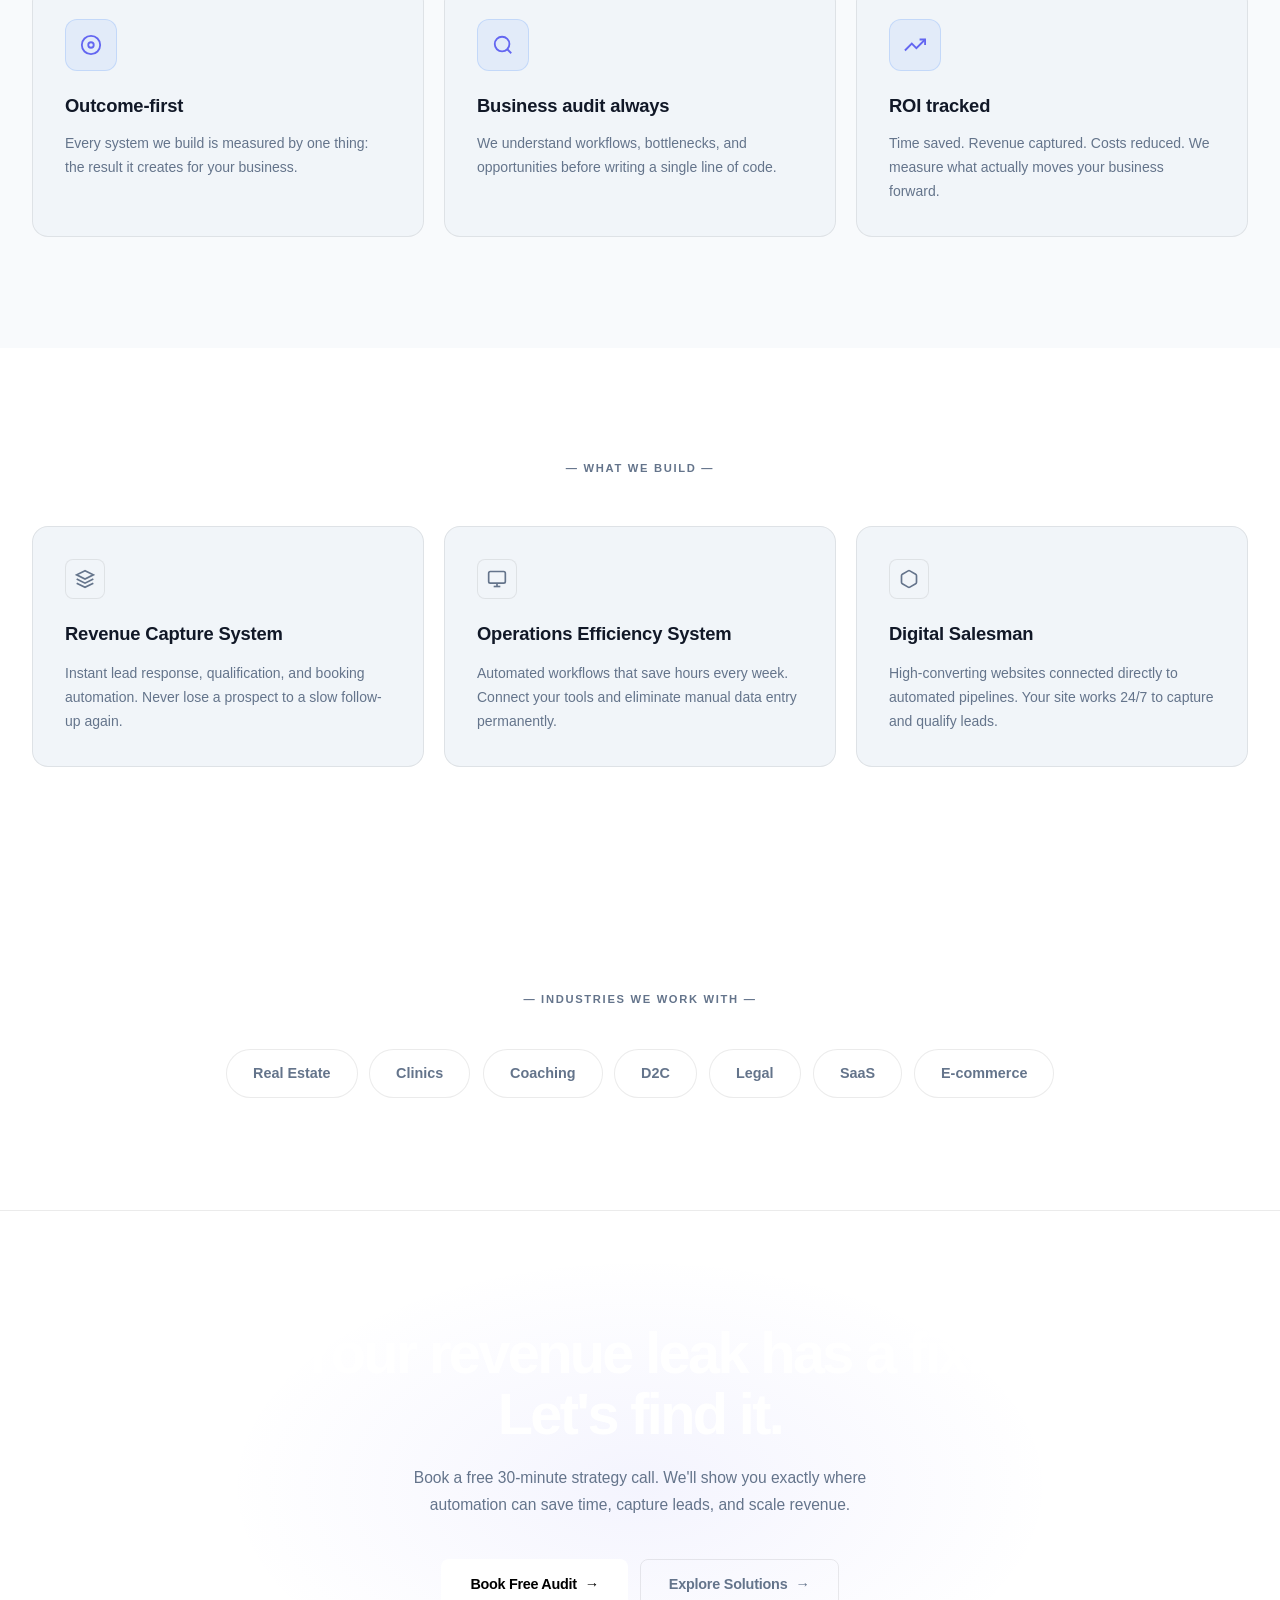
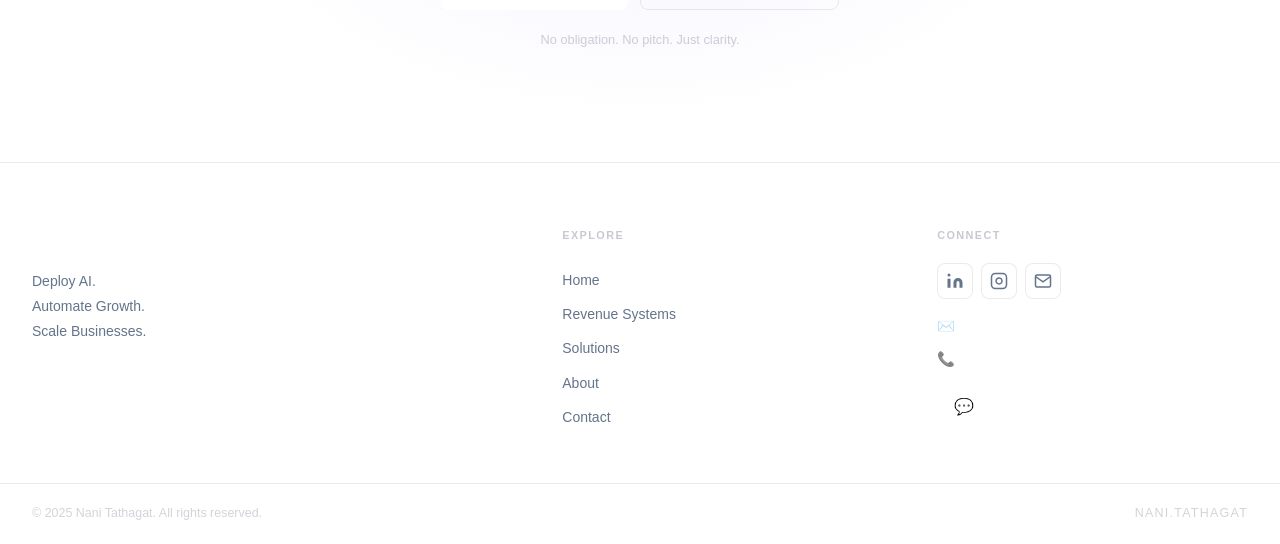
<file: about.html>
<!DOCTYPE html>
<html lang="en">
<head>
<meta charset="UTF-8">
<meta name="viewport" content="width=device-width, initial-scale=1.0">
<title>About — nani.tathagat</title>
<link rel="stylesheet" href="assets/css/style.css">
<link rel="preconnect" href="https://fonts.googleapis.com">
<link rel="preconnect" href="https://fonts.gstatic.com" crossorigin>
<link href="https://fonts.googleapis.com/css2?family=Space+Grotesk:wght@400;500;600;700&family=Manrope:wght@300;400;500;600;700;800&display=swap" rel="stylesheet">
<style>
.founder-grid{display:grid;grid-template-columns:1fr 400px;gap:80px;align-items:start;margin-top:60px;}
.founder-story p{font-size:1rem;color:var(--muted);line-height:1.8;margin-bottom:20px;}
.founder-story .tagline-statement{font-size:1.5rem;font-weight:900;color:var(--accent);letter-spacing:-0.02em;margin-top:32px;line-height:1.3;}
.founder-card{background:var(--bg-card2);border:1px solid rgba(59,130,246,0.2);border-radius:20px;overflow:hidden;transition:all 0.3s;box-shadow:0 0 40px rgba(59,130,246,0.06);}
.founder-card:hover{border-color:rgba(59,130,246,0.4);box-shadow:0 0 60px rgba(59,130,246,0.12),0 20px 50px rgba(0,0,0,0.5);}
.founder-img-wrap{width:100%;aspect-ratio:1/1;background:linear-gradient(135deg,#0d1629 0%,#0a0a20 100%);display:flex;align-items:center;justify-content:center;position:relative;overflow:hidden;}
.founder-img-placeholder{width:100%;height:100%;display:flex;align-items:center;justify-content:center;background:linear-gradient(145deg,#0f1f3d,#070710);position:relative;}
.founder-img-placeholder::after{content:'';position:absolute;inset:0;background:radial-gradient(ellipse 80% 60% at 50% 70%,rgba(59,130,246,0.15) 0%,transparent 70%);}
.founder-img-placeholder svg{opacity:0.15;color:var(--accent);}
.founder-card-body{padding:24px;}
.founder-role{font-size:0.7rem;font-weight:700;letter-spacing:0.18em;color:var(--accent);margin-bottom:8px;}
.founder-name{font-size:1.35rem;font-weight:900;margin-bottom:10px;letter-spacing:-0.02em;}
.founder-bio{font-size:0.875rem;color:var(--muted);line-height:1.65;margin-bottom:18px;}
.founder-socials{display:flex;gap:10px;}
.philosophy-grid{display:grid;grid-template-columns:repeat(3,1fr);gap:20px;margin-top:48px;}
.philosophy-card{background:var(--bg-card2);border:1px solid var(--border);border-radius:16px;padding:32px;transition:all 0.3s;}
.philosophy-card:hover{border-color:var(--border-blue);transform:translateY(-4px);box-shadow:0 20px 40px rgba(0,0,0,0.4),0 0 30px var(--glow);}
.phil-icon{width:52px;height:52px;background:rgba(59,130,246,0.08);border:1px solid rgba(59,130,246,0.18);border-radius:12px;display:flex;align-items:center;justify-content:center;color:var(--accent);margin-bottom:20px;}
.phil-title{font-size:1.15rem;font-weight:800;margin-bottom:12px;letter-spacing:-0.01em;}
.phil-text{font-size:0.875rem;color:var(--muted);line-height:1.7;}
.build-grid{display:grid;grid-template-columns:repeat(3,1fr);gap:20px;margin-top:48px;}
.build-card{background:var(--bg-card2);border:1px solid var(--border);border-radius:16px;padding:32px;transition:all 0.3s;}
.build-card:hover{border-color:var(--border-blue);transform:translateY(-4px);box-shadow:0 20px 40px rgba(0,0,0,0.4);}
.build-title{font-size:1.15rem;font-weight:800;margin-bottom:14px;letter-spacing:-0.01em;}
.build-text{font-size:0.875rem;color:var(--muted);line-height:1.7;}
.industries-wrap{display:flex;flex-wrap:wrap;gap:12px;justify-content:center;margin-top:40px;}
.industry-pill{padding:12px 26px;background:rgba(255,255,255,0.05);border:1px solid var(--border);border-radius:100px;font-size:0.9rem;font-weight:600;color:var(--muted);transition:all 0.2s;}
.industry-pill:hover{border-color:var(--border-blue);color:#fff;background:rgba(59,130,246,0.08);}
@media(max-width:900px){.founder-grid{grid-template-columns:1fr;gap:40px;}.philosophy-grid,.build-grid{grid-template-columns:1fr;}}
@media(max-width:600px){.philosophy-grid,.build-grid{grid-template-columns:1fr;}}
</style>
</head>
<body>

  <!-- NAVBAR -->
  <nav class="navbar" id="navbar">
    <div class="nav-container">
      <a href="#" class="nav-logo">nani.tathag<span class="logo-o">at</span></a>
      <ul class="nav-links">
        <li><a href="index.html" class="nav-link">Home</a></li>
        <li><a href="revenue-systems.html" class="nav-link">Revenue Systems</a></li>
        <li><a href="solutions.html" class="nav-link">Solutions</a></li>
        <li><a href="about.html" class="nav-link">About</a></li>
        <li><a href="contact.html" class="nav-link">Contact</a></li>
      </ul>
      <div class="nav-right">
        <button class="theme-toggle" id="themeToggle" aria-label="Toggle theme">
          <svg width="18" height="18" viewBox="0 0 24 24" fill="none" stroke="currentColor" stroke-width="2">
            <circle cx="12" cy="12" r="4"/>
            <path d="M12 2v2M12 20v2M4.93 4.93l1.41 1.41M17.66 17.66l1.41 1.41M2 12h2M20 12h2M6.34 17.66l-1.41 1.41M19.07 4.93l-1.41 1.41"/>
          </svg>
        </button>
        <a href="contact.html" class="btn-audit-nav">Book Free Audit</a>
        <button class="hamburger" id="hamburger" aria-label="Menu">
          <span></span><span></span><span></span>
        </button>
      </div>
    </div>
    <div class="mobile-menu" id="mobileMenu">
      <a href="index.html" class="mobile-link">Home</a>
      <a href="revenue-systems.html" class="mobile-link">Revenue Systems</a>
      <a href="solutions.html" class="mobile-link">Solutions</a>
      <a href="about.html" class="mobile-link">About</a>
      <a href="contact.html" class="mobile-link">Contact</a>
    </div>
  </nav>

<section class="hero" style="min-height:65vh;">
  <div class="hero-grid-bg"></div>
  <div class="floating-orb orb1"></div>
  <div class="floating-orb orb2"></div>
  <div class="floating-orb orb3"></div>
  <div class="hero-container" style="grid-template-columns:1fr;text-align:center;padding:100px 32px 80px;">
    <div>
      <p class="section-eyebrow reveal-up" style="--delay:0s;">— ABOUT —</p>
      <h1 class="hero-heading reveal-up" style="--delay:0.1s;text-align:center;max-width:860px;margin:0 auto 20px;">
        We understand business first.<br><span class="gradient-text">Technology second.</span>
      </h1>
      <p class="hero-sub reveal-up" style="--delay:0.2s;text-align:center;max-width:560px;margin:0 auto;">
        Every successful automation starts with understanding the business behind it.
      </p>
    </div>
  </div>
</section>

<section class="problem-section">
  <div class="section-container">
    <p class="section-eyebrow reveal-up" style="--delay:0s;">— THE NANI TATHAGAT STORY —</p>
    <div class="founder-grid">
      <div class="founder-story reveal-left" style="--delay:0.1s;">
        <p>Nani Tathagat started with a simple belief: businesses don't need more tools — they need better systems.</p>
        <p>Too many businesses invest in software, agencies, and subscriptions, yet still struggle with missed leads, manual work, and inconsistent growth. Technology alone isn't the answer. The right system is.</p>
        <p><strong style="color:#fff;">That's why we build differently.</strong></p>
        <p>Every project begins with understanding the business itself — its goals, bottlenecks, customer journey, and growth opportunities. From there, we deploy automation, AI systems, and revenue engines that create measurable outcomes.</p>
        <p>No unnecessary complexity. No bloated tech stacks. No chasing trends. Just intelligent systems that generate leads, automate operations, and help businesses scale with confidence.</p>
        <p style="margin-bottom:8px;">Today, our mission remains simple:</p>
        <p class="tagline-statement">Deploy AI. Automate Growth. Scale Businesses.</p>
      </div>
      <div class="reveal-right" style="--delay:0.2s;">
        <div class="founder-card">

          <div class="founder-img-wrap" style="height:300px;">
  <img 
    src="assets/images/founder.png" 
    alt="Nani Tathagat — Founder" 
    style="width:100%; height:100%; object-fit:cover; object-position:center top; display:block;"
  />
</div>
          <div class="founder-card-body">
            <p class="founder-role">FOUNDER</p>
            <h3 class="founder-name">Nani Tathagat</h3>
            <p class="founder-bio">Building outcome-first systems for businesses that refuse to leak revenue.</p>
            <div class="founder-socials">
              <a href="https://www.linkedin.com/in/nani-tathagat-158829404/" class="social-btn" aria-label="LinkedIn">
                <svg width="16" height="16" viewBox="0 0 24 24" fill="none" stroke="currentColor" stroke-width="2"><path d="M16 8a6 6 0 0 1 6 6v7h-4v-7a2 2 0 0 0-2-2 2 2 0 0 0-2 2v7h-4v-7a6 6 0 0 1 6-6z"/><rect x="2" y="9" width="4" height="12"/><circle cx="4" cy="4" r="2"/></svg>
              </a>
              <a href="https://www.instagram.com/nanl.tathagat" class="social-btn" aria-label="Instagram">
                <svg width="16" height="16" viewBox="0 0 24 24" fill="none" stroke="currentColor" stroke-width="2"><rect x="2" y="2" width="20" height="20" rx="5" ry="5"/><path d="M16 11.37A4 4 0 1 1 12.63 8 4 4 0 0 1 16 11.37z"/><line x1="17.5" y1="6.5" x2="17.51" y2="6.5"/></svg>
              </a>
            </div>
          </div>
        </div>
      </div>
    </div>
  </div>
</section>

<section class="systems-section">
  <div class="section-container">
    <p class="section-eyebrow reveal-up" style="--delay:0s;">— OUR PHILOSOPHY —</p>
    <div class="philosophy-grid">
      <div class="philosophy-card reveal-up" style="--delay:0.1s;">
        <div class="phil-icon">
          <svg width="22" height="22" viewBox="0 0 24 24" fill="none" stroke="currentColor" stroke-width="2"><circle cx="12" cy="12" r="10"/><circle cx="12" cy="12" r="3"/></svg>
        </div>
        <h3 class="phil-title">Outcome-first</h3>
        <p class="phil-text">Every system we build is measured by one thing: the result it creates for your business.</p>
      </div>
      <div class="philosophy-card reveal-up" style="--delay:0.2s;">
        <div class="phil-icon">
          <svg width="22" height="22" viewBox="0 0 24 24" fill="none" stroke="currentColor" stroke-width="2"><circle cx="11" cy="11" r="8"/><line x1="21" y1="21" x2="16.65" y2="16.65"/></svg>
        </div>
        <h3 class="phil-title">Business audit always</h3>
        <p class="phil-text">We understand workflows, bottlenecks, and opportunities before writing a single line of code.</p>
      </div>
      <div class="philosophy-card reveal-up" style="--delay:0.3s;">
        <div class="phil-icon">
          <svg width="22" height="22" viewBox="0 0 24 24" fill="none" stroke="currentColor" stroke-width="2"><polyline points="23 6 13.5 15.5 8.5 10.5 1 18"/><polyline points="17 6 23 6 23 12"/></svg>
        </div>
        <h3 class="phil-title">ROI tracked</h3>
        <p class="phil-text">Time saved. Revenue captured. Costs reduced. We measure what actually moves your business forward.</p>
      </div>
    </div>
  </div>
</section>

<section class="solutions-section">
  <div class="section-container">
    <p class="section-eyebrow reveal-up" style="--delay:0s;">— WHAT WE BUILD —</p>
    <div class="build-grid">
      <div class="build-card reveal-up" style="--delay:0.1s;">
        <div class="card-icon" style="margin-bottom:20px;">
          <svg width="20" height="20" viewBox="0 0 24 24" fill="none" stroke="currentColor" stroke-width="2"><path d="M12 2L2 7l10 5 10-5-10-5z"/><path d="M2 17l10 5 10-5"/><path d="M2 12l10 5 10-5"/></svg>
        </div>
        <h3 class="build-title">Revenue Capture System</h3>
        <p class="build-text">Instant lead response, qualification, and booking automation. Never lose a prospect to a slow follow-up again.</p>
      </div>
      <div class="build-card reveal-up" style="--delay:0.2s;">
        <div class="card-icon" style="margin-bottom:20px;">
          <svg width="20" height="20" viewBox="0 0 24 24" fill="none" stroke="currentColor" stroke-width="2"><rect x="2" y="3" width="20" height="14" rx="2" ry="2"/><line x1="8" y1="21" x2="16" y2="21"/><line x1="12" y1="17" x2="12" y2="21"/></svg>
        </div>
        <h3 class="build-title">Operations Efficiency System</h3>
        <p class="build-text">Automated workflows that save hours every week. Connect your tools and eliminate manual data entry permanently.</p>
      </div>
      <div class="build-card reveal-up" style="--delay:0.3s;">
        <div class="card-icon" style="margin-bottom:20px;">
          <svg width="20" height="20" viewBox="0 0 24 24" fill="none" stroke="currentColor" stroke-width="2"><path d="M21 16V8a2 2 0 0 0-1-1.73l-7-4a2 2 0 0 0-2 0l-7 4A2 2 0 0 0 3 8v8a2 2 0 0 0 1 1.73l7 4a2 2 0 0 0 2 0l7-4A2 2 0 0 0 21 16z"/></svg>
        </div>
        <h3 class="build-title">Digital Salesman</h3>
        <p class="build-text">High-converting websites connected directly to automated pipelines. Your site works 24/7 to capture and qualify leads.</p>
      </div>
    </div>
  </div>
</section>

<section class="why-section">
  <div class="section-container">
    <p class="section-eyebrow reveal-up" style="--delay:0s;">— INDUSTRIES WE WORK WITH —</p>
    <div class="industries-wrap">
      <span class="industry-pill reveal-up" style="--delay:0.05s;">Real Estate</span>
      <span class="industry-pill reveal-up" style="--delay:0.1s;">Clinics</span>
      <span class="industry-pill reveal-up" style="--delay:0.15s;">Coaching</span>
      <span class="industry-pill reveal-up" style="--delay:0.2s;">D2C</span>
      <span class="industry-pill reveal-up" style="--delay:0.25s;">Legal</span>
      <span class="industry-pill reveal-up" style="--delay:0.3s;">SaaS</span>
      <span class="industry-pill reveal-up" style="--delay:0.35s;">E-commerce</span>
    </div>
  </div>
</section>

<section class="cta-section">
  <div class="cta-orb"></div>
  <div class="section-container">
    <div class="cta-inner">
      <h2 class="cta-heading reveal-up" style="--delay:0s;">Your revenue leak has a fix.<br>Let's find it.</h2>
      <p class="cta-sub reveal-up" style="--delay:0.1s;">Book a free 30-minute strategy call. We'll show you exactly where automation can save time, capture leads, and scale revenue.</p>
      <div class="cta-btns reveal-up" style="--delay:0.2s;">
        <a href="contact.html" class="btn-cta-primary">Book Free Audit <span class="btn-arrow">→</span></a>
        <a href="solutions.html" class="btn-cta-secondary">Explore Solutions <span class="btn-arrow">→</span></a>
      </div>
      <p class="cta-note reveal-up" style="--delay:0.3s;">No obligation. No pitch. Just clarity.</p>
    </div>
  </div>
</section>

<footer class="footer">
  <div class="footer-top">
    <div>
      <p class="footer-logo">nani.tathagat</p>
      <p class="footer-tagline">Deploy AI.<br>Automate Growth.<br>Scale Businesses.</p>
    </div>
    <div>
      <p class="footer-nav-label">EXPLORE</p>
      <nav class="footer-nav">
        <a href="index.html">Home</a>
        <a href="revenue-systems.html">Revenue Systems</a>
        <a href="solutions.html">Solutions</a>
        <a href="about.html">About</a>
        <a href="contact.html">Contact</a>
      </nav>
    </div>
    <div class="footer-connect">
        <div class="footer-nav-label">CONNECT</div>
        <div class="footer-social">
          <a href="https://www.linkedin.com/in/nani-tathagat-158829404/" class="social-btn" aria-label="LinkedIn">
            <svg width="18" height="18" fill="currentColor" viewBox="0 0 24 24">
              <path d="M16 8a6 6 0 0 1 6 6v7h-4v-7a2 2 0 0 0-2-2 2 2 0 0 0-2 2v7h-4v-7a6 6 0 0 1 6-6z" />
              <rect x="2" y="9" width="4" height="12" />
              <circle cx="4" cy="4" r="2" />
            </svg>
          </a>
          <a href="https://www.instagram.com/nanl.tathagat" class="social-btn" aria-label="Instagram">
            <svg width="18" height="18" fill="none" stroke="currentColor" stroke-width="2" viewBox="0 0 24 24">
              <rect x="2" y="2" width="20" height="20" rx="5" ry="5" />
              <path d="M16 11.37A4 4 0 1 1 12.63 8 4 4 0 0 1 16 11.37z" />
              <line x1="17.5" y1="6.5" x2="17.51" y2="6.5" />
            </svg>
          </a>
          <a href="mailto:allabasha.in@gmail.com" class="social-btn" aria-label="Email">
            <svg width="18" height="18" fill="none" stroke="currentColor" stroke-width="2" viewBox="0 0 24 24">
              <path d="M4 4h16c1.1 0 2 .9 2 2v12c0 1.1-.9 2-2 2H4c-1.1 0-2-.9-2-2V6c0-1.1.9-2 2-2z" />
              <polyline points="22,6 12,13 2,6" />
            </svg>
          </a>
        </div>
        <p class="footer-email">
          ✉️ allabasha.in@gmail.com
        </p>

        <p class="footer-phone">
          <a href="tel:+918885607601">
            📞 +91 8885607601
          </a>
        </p>

        <a href="https://wa.me/6303310449" target="_blank" class="footer-whatsapp">
          💬 Chat on WhatsApp
        </a>
      </div>
  </div>
  <div class="footer-bottom">
    <p>© 2025 Nani Tathagat. All rights reserved.</p>
    <p class="footer-bottom-right">NANI.TATHAGAT</p>
  </div>
</footer>

<script>
(function(){
  const navbar=document.getElementById('navbar');
  window.addEventListener('scroll',()=>{navbar.classList.toggle('scrolled',window.scrollY>20);});

  const hamburger=document.getElementById('hamburger');
  const mobileMenu=document.getElementById('mobileMenu');
  hamburger.addEventListener('click',()=>{mobileMenu.classList.toggle('open');});

  const observer=new IntersectionObserver((entries)=>{
    entries.forEach(e=>{if(e.isIntersecting)e.target.classList.add('revealed');});
  },{threshold:0.12});
  document.querySelectorAll('.reveal-up,.reveal-left,.reveal-right').forEach(el=>observer.observe(el));
})();
</script>
<script src="/js/script.js"></script>
  <script src="/js/animations.js"></script>

</body>
</html>
</file>
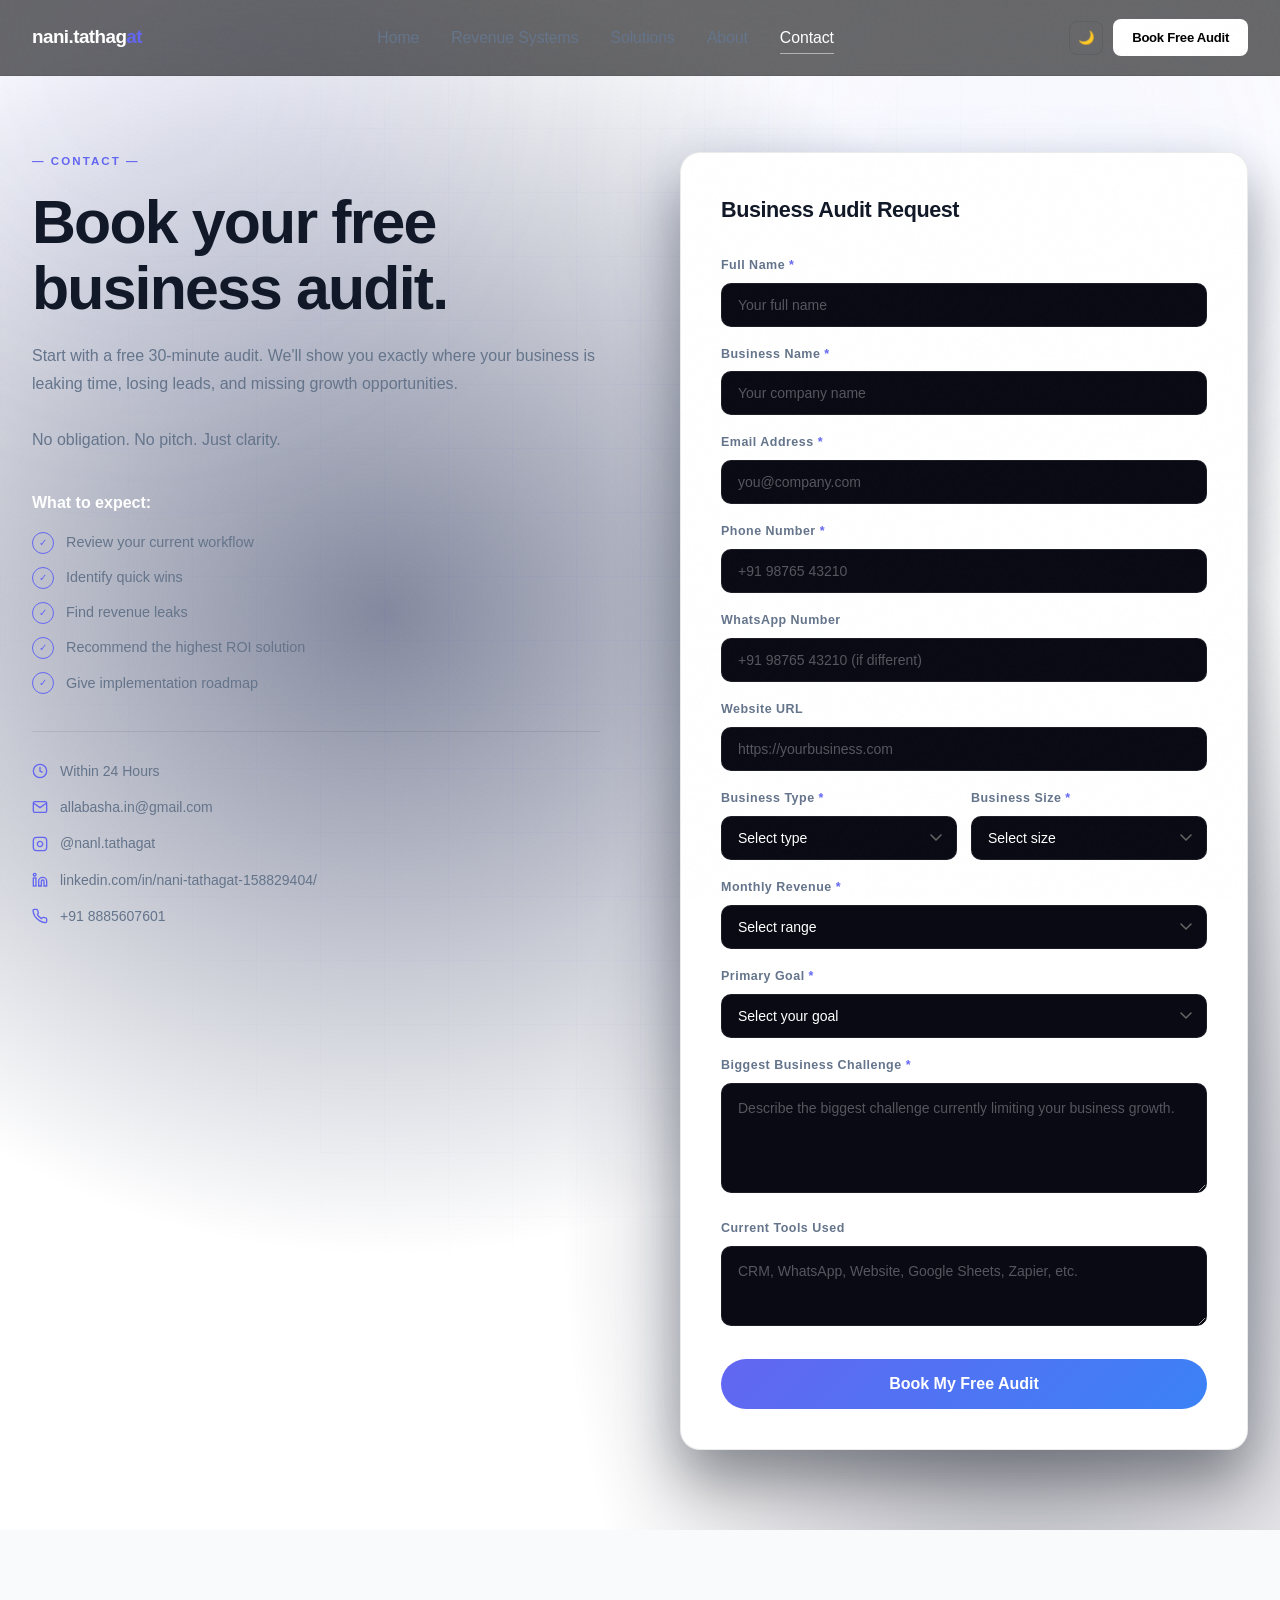
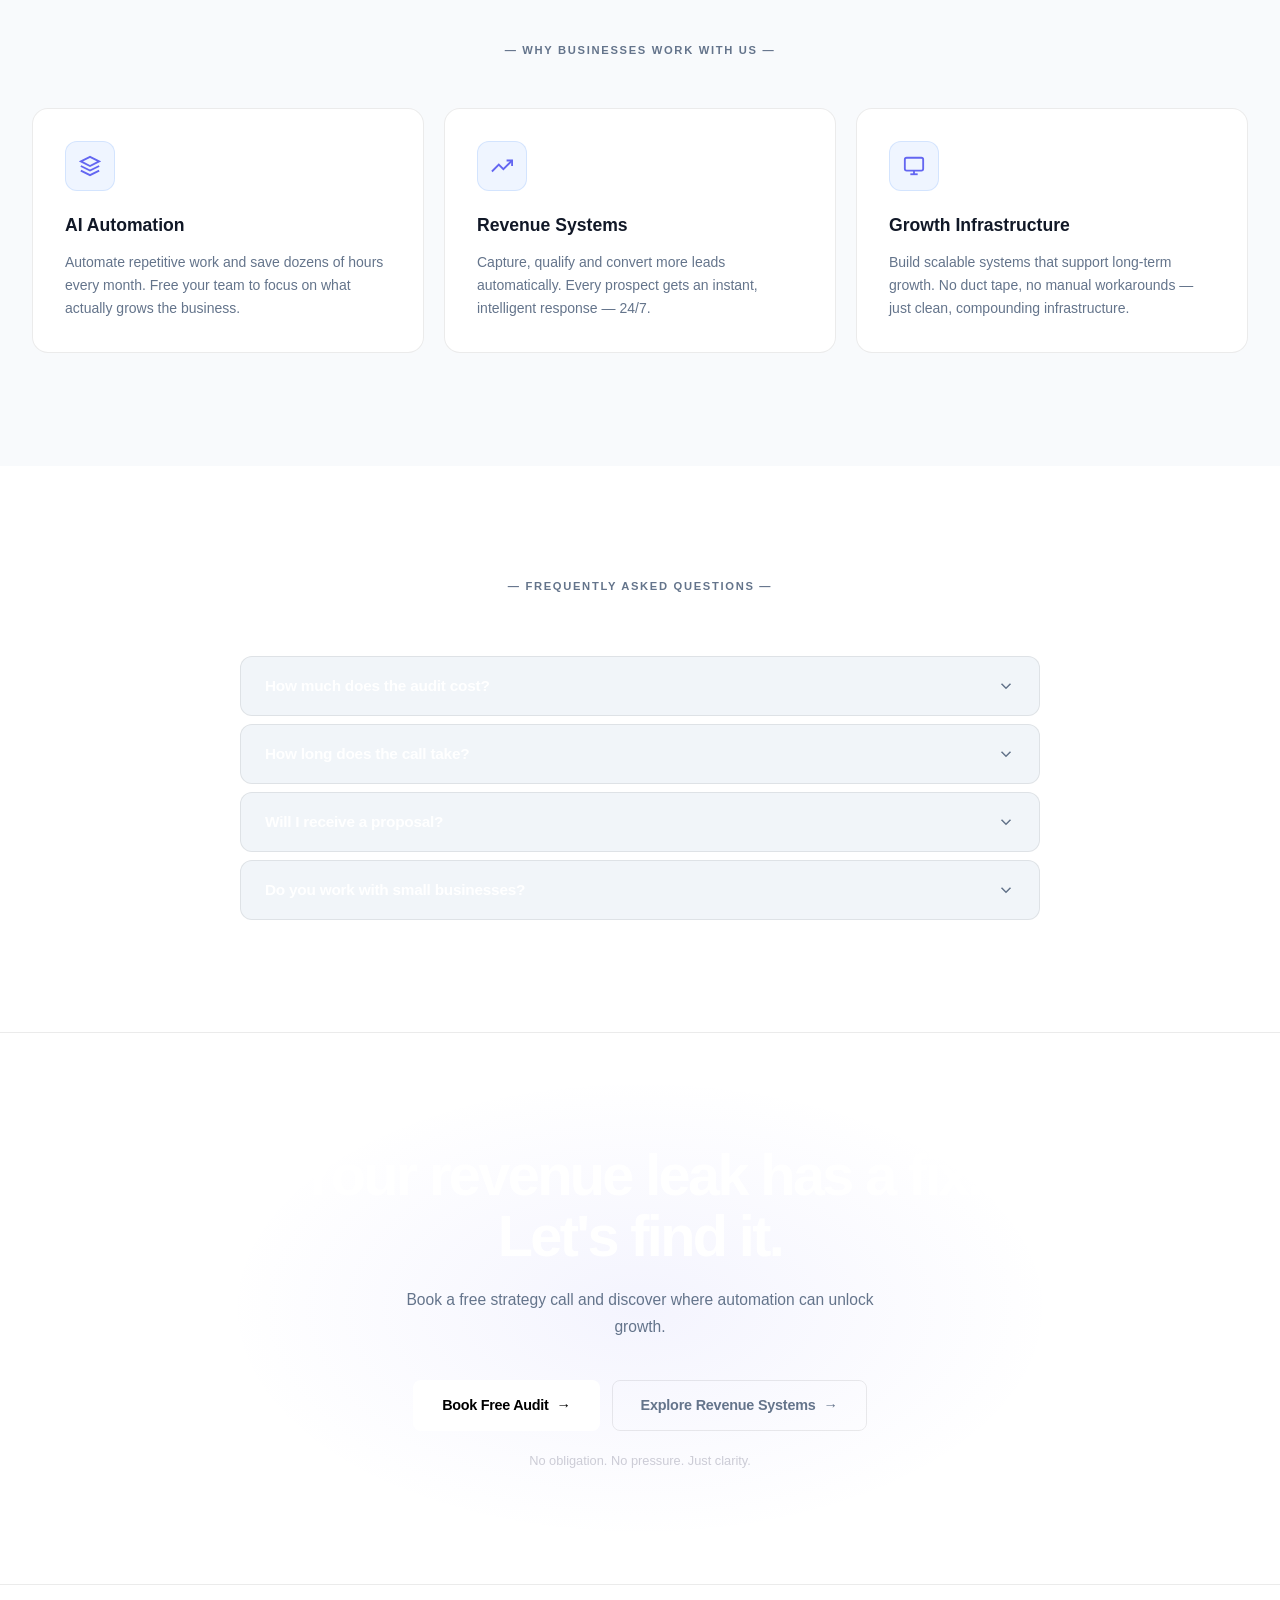
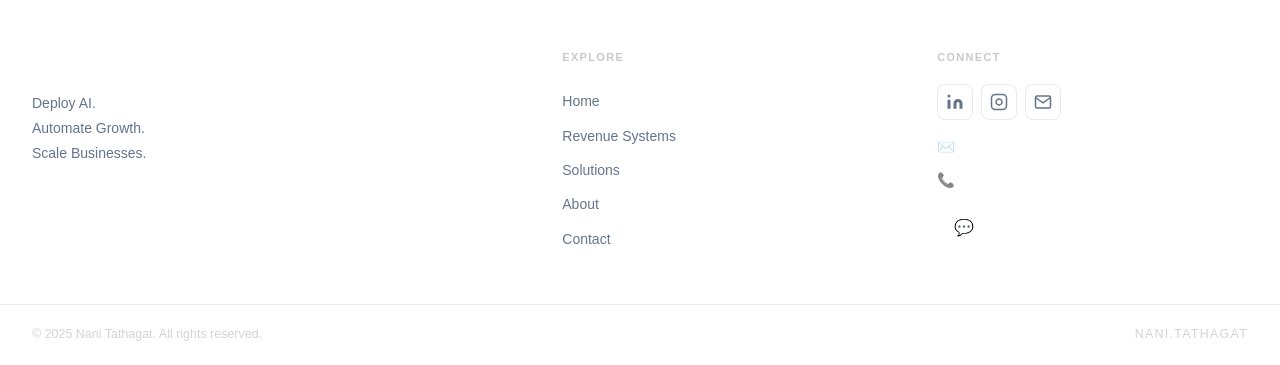
<file: contact.html>
<!DOCTYPE html>
<html lang="en">

<head>
  <meta charset="UTF-8">
  <meta name="viewport" content="width=device-width, initial-scale=1.0">
  <title>Contact — nani.tathagat</title>
  <link rel="stylesheet" href="assets/css/style.css">
  <link rel="preconnect" href="https://fonts.googleapis.com">
  <link rel="preconnect" href="https://fonts.gstatic.com" crossorigin>
  <link
    href="https://fonts.googleapis.com/css2?family=Space+Grotesk:wght@400;500;600;700&family=Manrope:wght@300;400;500;600;700;800&display=swap"
    rel="stylesheet">
  <style>
    .contact-hero {
      min-height: 100vh;
      display: flex;
      align-items: center;
      padding-top: 72px;
      position: relative;
      overflow: hidden;
      background: radial-gradient(ellipse 80% 60% at 30% 40%, rgba(30, 40, 80, 0.55) 0%, transparent 70%), radial-gradient(ellipse 60% 80% at 80% 80%, rgba(20, 20, 50, 0.4) 0%, transparent 60%), var(--bg);
    }

    .contact-grid {
      max-width: 1280px;
      margin: 0 auto;
      padding: 80px 32px;
      display: grid;
      grid-template-columns: 1fr 1fr;
      gap: 80px;
      align-items: start;
      width: 100%;
    }

    .contact-eyebrow {
      font-size: 0.72rem;
      font-weight: 600;
      letter-spacing: 0.18em;
      color: var(--accent);
      margin-bottom: 20px;
    }

    .contact-heading {
      font-size: clamp(2.4rem, 5vw, 3.8rem);
      font-weight: 900;
      line-height: 1.08;
      letter-spacing: -0.03em;
      margin-bottom: 20px;
    }

    .contact-desc {
      font-size: 1rem;
      color: var(--muted);
      line-height: 1.75;
      margin-bottom: 36px;
    }

    .expect-title {
      font-size: 1rem;
      font-weight: 700;
      color: #fff;
      margin-bottom: 16px;
    }

    .expect-list {
      display: flex;
      flex-direction: column;
      gap: 12px;
      margin-bottom: 36px;
    }

    .expect-item {
      display: flex;
      align-items: center;
      gap: 12px;
      font-size: 0.9rem;
      color: var(--muted);
    }

    .expect-icon {
      width: 22px;
      height: 22px;
      border-radius: 50%;
      border: 1.5px solid var(--accent);
      display: flex;
      align-items: center;
      justify-content: center;
      color: var(--accent);
      flex-shrink: 0;
      font-size: 0.65rem;
    }

    .contact-info-divider {
      border: none;
      border-top: 1px solid var(--border);
      margin: 28px 0;
    }

    .contact-info-list {
      display: flex;
      flex-direction: column;
      gap: 14px;
    }

    .contact-info-item {
      display: flex;
      align-items: center;
      gap: 12px;
      font-size: 0.875rem;
      color: var(--muted);
    }

    .contact-info-item svg {
      color: var(--accent);
      flex-shrink: 0;
    }

    .contact-info-item a {
      color: var(--muted);
      transition: color 0.2s;
    }

    .contact-info-item a:hover {
      color: #fff;
    }

    .form-card {
      background: rgba(13, 13, 20, 0.9);
      border: 1px solid rgba(59, 130, 246, 0.2);
      border-radius: 20px;
      padding: 40px;
      backdrop-filter: blur(20px);
      box-shadow: 0 0 60px rgba(59, 130, 246, 0.07), 0 30px 60px rgba(0, 0, 0, 0.4);
    }

    .form-title {
      font-size: 1.35rem;
      font-weight: 800;
      margin-bottom: 28px;
      letter-spacing: -0.02em;
    }

    .form-group {
      margin-bottom: 18px;
    }

    .form-row {
      display: grid;
      grid-template-columns: 1fr 1fr;
      gap: 14px;
      margin-bottom: 18px;
    }

    .form-label {
      display: block;
      font-size: 0.78rem;
      font-weight: 600;
      color: var(--muted);
      margin-bottom: 7px;
      letter-spacing: 0.04em;
    }

    .form-label span {
      color: var(--accent);
    }

    .form-input,
    .form-select,
    .form-textarea {
      width: 100%;
      background: #0a0a14;
      border: 1px solid rgba(255, 255, 255, 0.08);
      border-radius: 10px;
      padding: 13px 16px;
      color: #fff;
      font-family: var(--font);
      font-size: 0.875rem;
      transition: border-color 0.2s, box-shadow 0.2s;
      outline: none;
      appearance: none;
      -webkit-appearance: none;
    }

    .form-input::placeholder,
    .form-textarea::placeholder {
      color: rgba(161, 161, 170, 0.5);
    }

    .form-input:focus,
    .form-select:focus,
    .form-textarea:focus {
      border-color: rgba(59, 130, 246, 0.5);
      box-shadow: 0 0 0 3px rgba(59, 130, 246, 0.08);
    }

    .form-select {
      background-image: url("data:image/svg+xml,%3Csvg xmlns='http://www.w3.org/2000/svg' width='12' height='8' viewBox='0 0 12 8'%3E%3Cpath d='M1 1l5 5 5-5' stroke='%23666' stroke-width='1.5' fill='none' stroke-linecap='round'/%3E%3C/svg%3E");
      background-repeat: no-repeat;
      background-position: right 14px center;
      padding-right: 36px;
      cursor: pointer;
    }

    .form-select option {
      background: #0d0d18;
      color: #fff;
    }

    .form-textarea {
      resize: vertical;
      min-height: 110px;
      line-height: 1.6;
    }

    .btn-submit {
      width: 100%;
      padding: 16px;
      background: linear-gradient(135deg, #6366f1 0%, #3B82F6 100%);
      color: #fff;
      border: none;
      border-radius: 100px;
      font-family: var(--font);
      font-size: 1rem;
      font-weight: 700;
      cursor: pointer;
      transition: all 0.25s;
      margin-top: 8px;
    }

    .btn-submit:hover {
      transform: translateY(-2px);
      box-shadow: 0 0 40px rgba(99, 102, 241, 0.5);
    }

    .why-grid {
      display: grid;
      grid-template-columns: repeat(3, 1fr);
      gap: 20px;
      margin-top: 48px;
    }

    .why-card {
      background: var(--bg-card2);
      border: 1px solid var(--border);
      border-radius: 16px;
      padding: 32px;
      transition: all 0.3s;
    }

    .why-card:hover {
      border-color: var(--border-blue);
      transform: translateY(-4px);
      box-shadow: 0 20px 40px rgba(0, 0, 0, 0.4), 0 0 30px var(--glow);
    }

    .why-card-icon {
      width: 50px;
      height: 50px;
      background: rgba(59, 130, 246, 0.08);
      border: 1px solid rgba(59, 130, 246, 0.15);
      border-radius: 12px;
      display: flex;
      align-items: center;
      justify-content: center;
      color: var(--accent);
      margin-bottom: 20px;
    }

    .why-card-title {
      font-size: 1.1rem;
      font-weight: 800;
      margin-bottom: 12px;
    }

    .why-card-text {
      font-size: 0.875rem;
      color: var(--muted);
      line-height: 1.65;
    }

    @media(max-width:900px) {
      .contact-grid {
        grid-template-columns: 1fr;
        gap: 48px;
        padding: 60px 24px;
      }

      .form-row {
        grid-template-columns: 1fr;
      }

      .why-grid {
        grid-template-columns: 1fr;
      }
    }
  </style>
</head>

<body>

  <!-- NAVBAR -->
  <nav class="navbar" id="navbar">
    <div class="nav-container">
      <a href="#" class="nav-logo">nani.tathag<span class="logo-o">at</span></a>
      <ul class="nav-links">
        <li><a href="index.html" class="nav-link">Home</a></li>
        <li><a href="revenue-systems.html" class="nav-link">Revenue Systems</a></li>
        <li><a href="solutions.html" class="nav-link">Solutions</a></li>
        <li><a href="about.html" class="nav-link">About</a></li>
        <li><a href="contact.html" class="nav-link">Contact</a></li>
      </ul>
      <div class="nav-right">
        <button class="theme-toggle" id="themeToggle" aria-label="Toggle theme">
          <svg width="18" height="18" viewBox="0 0 24 24" fill="none" stroke="currentColor" stroke-width="2">
            <circle cx="12" cy="12" r="4" />
            <path
              d="M12 2v2M12 20v2M4.93 4.93l1.41 1.41M17.66 17.66l1.41 1.41M2 12h2M20 12h2M6.34 17.66l-1.41 1.41M19.07 4.93l-1.41 1.41" />
          </svg>
        </button>
        <a href="contact.html" class="btn-audit-nav">Book Free Audit</a>
        <button class="hamburger" id="hamburger" aria-label="Menu">
          <span></span><span></span><span></span>
        </button>
      </div>
    </div>
    <div class="mobile-menu" id="mobileMenu">
      <a href="index.html" class="mobile-link">Home</a>
      <a href="revenue-systems.html" class="mobile-link">Revenue Systems</a>
      <a href="solutions.html" class="mobile-link">Solutions</a>
      <a href="about.html" class="mobile-link">About</a>
      <a href="contact.html" class="mobile-link">Contact</a>
    </div>
  </nav>

  <section class="contact-hero">
    <div class="hero-grid-bg"></div>
    <div class="floating-orb orb1"></div>
    <div class="floating-orb orb2"></div>
    <div class="contact-grid">

      <div class="reveal-left" style="--delay:0.05s;">
        <p class="contact-eyebrow">— CONTACT —</p>
        <h1 class="contact-heading">Book your free<br>business audit.</h1>
        <p class="contact-desc">Start with a free 30-minute audit. We'll show you exactly where your business is leaking
          time, losing leads, and missing growth opportunities.<br><br>No obligation. No pitch. Just clarity.</p>

        <p class="expect-title">What to expect:</p>
        <ul class="expect-list">
          <li class="expect-item"><span class="expect-icon">✓</span>Review your current workflow</li>
          <li class="expect-item"><span class="expect-icon">✓</span>Identify quick wins</li>
          <li class="expect-item"><span class="expect-icon">✓</span>Find revenue leaks</li>
          <li class="expect-item"><span class="expect-icon">✓</span>Recommend the highest ROI solution</li>
          <li class="expect-item"><span class="expect-icon">✓</span>Give implementation roadmap</li>
        </ul>

        <hr class="contact-info-divider">

        <ul class="contact-info-list">
          <li class="contact-info-item">
            <svg width="16" height="16" viewBox="0 0 24 24" fill="none" stroke="currentColor" stroke-width="2">
              <circle cx="12" cy="12" r="10" />
              <polyline points="12 6 12 12 16 14" />
            </svg>
            Within 24 Hours
          </li>
          <li class="contact-info-item">
            <svg width="16" height="16" viewBox="0 0 24 24" fill="none" stroke="currentColor" stroke-width="2">
              <path d="M4 4h16c1.1 0 2 .9 2 2v12c0 1.1-.9 2-2 2H4c-1.1 0-2-.9-2-2V6c0-1.1.9-2 2-2z" />
              <polyline points="22,6 12,13 2,6" />
            </svg>
            <a href="mailto:allabasha.in@gmail.com">allabasha.in@gmail.com</a>
          </li>
          <li class="contact-info-item">
            <svg width="16" height="16" viewBox="0 0 24 24" fill="none" stroke="currentColor" stroke-width="2">
              <rect x="2" y="2" width="20" height="20" rx="5" />
              <path d="M16 11.37A4 4 0 1 1 12.63 8 4 4 0 0 1 16 11.37z" />
              <line x1="17.5" y1="6.5" x2="17.51" y2="6.5" />
            </svg>
            <a href="https://www.instagram.com/nanl.tathagat" target="_blank">@nanl.tathagat</a>
          </li>
          <li class="contact-info-item">
            <svg width="16" height="16" viewBox="0 0 24 24" fill="none" stroke="currentColor" stroke-width="2">
              <path d="M16 8a6 6 0 0 1 6 6v7h-4v-7a2 2 0 0 0-2-2 2 2 0 0 0-2 2v7h-4v-7a6 6 0 0 1 6-6z" />
              <rect x="2" y="9" width="4" height="12" />
              <circle cx="4" cy="4" r="2" />
            </svg>
            <a href="https://www.linkedin.com/in/nani-tathagat-158829404/"
              target="_blank">linkedin.com/in/nani-tathagat-158829404/</a>
          </li>
          <li class="contact-info-item">
            <svg width="16" height="16" viewBox="0 0 24 24" fill="none" stroke="currentColor" stroke-width="2">
              <path
                d="M22 16.92v3a2 2 0 0 1-2.18 2 19.79 19.79 0 0 1-8.63-3.07A19.5 19.5 0 0 1 4.69 13a19.79 19.79 0 0 1-3.07-8.67A2 2 0 0 1 3.6 2h3a2 2 0 0 1 2 1.72c.127.96.361 1.903.7 2.81a2 2 0 0 1-.45 2.11L8.09 9.91a16 16 0 0 0 6 6l1.27-1.27a2 2 0 0 1 2.11-.45c.907.339 1.85.573 2.81.7A2 2 0 0 1 22 16.92z" />
            </svg>
            +91 8885607601
          </li>
        </ul>
      </div>

      <div class="reveal-right" style="--delay:0.1s;">
        <div class="form-card">
          <h2 class="form-title">Business Audit Request</h2>
          <form id="contactForm">
            <div class="form-group">
              <label class="form-label">Full Name <span>*</span></label>
              <input type="text" name="Full Name" class="form-input" placeholder="Your full name" required>
            </div>
            <div class="form-group">
              <label class="form-label">Business Name <span>*</span></label>
              <input type="text" name="Business Name" class="form-input" placeholder="Your company name" required>
            </div>
            <div class="form-group">
              <label class="form-label">Email Address <span>*</span></label>
              <input type="email" name="Email" class="form-input" placeholder="you@company.com" required>
            </div>
            <div class="form-group">
              <label class="form-label">Phone Number <span>*</span></label>
              <input type="tel" name="Phone Number" class="form-input" placeholder="+91 98765 43210" required>
            </div>
            <div class="form-group">
              <label class="form-label">WhatsApp Number</label>
              <input type="tel" name="WhatsApp Number" class="form-input" placeholder="+91 98765 43210 (if different)">
            </div>
            <div class="form-group">
              <label class="form-label">Website URL</label>
              <input type="url" name="Website URL" class="form-input" placeholder="https://yourbusiness.com">
            </div>
            <div class="form-row">
              <div>
                <label class="form-label">Business Type <span>*</span></label>
                <select name="Business Type" class="form-select" required>
                  <option value="" disabled selected>Select type</option>
                  <option>Agency</option>
                  <option>Real Estate</option>
                  <option>Clinic</option>
                  <option>Coaching</option>
                  <option>E-commerce</option>
                  <option>SaaS</option>
                  <option>Legal</option>
                  <option>Education</option>
                  <option>Restaurant</option>
                  <option>Finance</option>
                  <option>Other</option>
                </select>
              </div>
              <div>
                <label class="form-label">Business Size <span>*</span></label>
                <select name="Business Size" class="form-select" required>
                  <option value="" disabled selected>Select size</option>
                  <option>Solo (1 person)</option>
                  <option>2-10 employees</option>
                  <option>11-50 employees</option>
                  <option>51-200 employees</option>
                  <option>200+ employees</option>
                </select>
              </div>
            </div>
            <div class="form-group">
              <label class="form-label">Monthly Revenue <span>*</span></label>
              <select name="Monthly Revenue" class="form-select" required>
                <option value="" disabled selected>Select range</option>
                <option>Under ₹50K</option>
                <option>₹50K - ₹2L</option>
                <option>₹2L - ₹10L</option>
                <option>₹10L - ₹50L</option>
                <option>₹50L+</option>
              </select>
            </div>
            <div class="form-group">
              <label class="form-label">Primary Goal <span>*</span></label>
              <select name="Primary Goal" class="form-select" required>
                <option value="" disabled selected>Select your goal</option>
                <option>Generate More Leads</option>
                <option>Automate Operations</option>
                <option>Increase Conversions</option>
                <option>Improve Customer Experience</option>
                <option>Scale Revenue</option>
                <option>Reduce Costs</option>
                <option>Other</option>
              </select>
            </div>
            <div class="form-group">
              <label class="form-label">Biggest Business Challenge <span>*</span></label>
              <textarea class="form-textarea" name="Biggest Business Challenge"
                placeholder="Describe the biggest challenge currently limiting your business growth."
                required></textarea>
            </div>
            <div class="form-group">
              <label class="form-label">Current Tools Used</label>
              <textarea name="Current Tools Used" class="form-textarea"
                placeholder="CRM, WhatsApp, Website, Google Sheets, Zapier, etc." style="min-height:80px;"></textarea>
            </div>
            <button type="submit" class="btn-submit">
              Book My Free Audit
            </button>
            </form>
        </div>
      </div>
    </div>

    </div>
  </section>

  <section class="systems-section">
    <div class="section-container">
      <p class="section-eyebrow reveal-up" style="--delay:0s;">— WHY BUSINESSES WORK WITH US —</p>
      <div class="why-grid">
        <div class="why-card reveal-up" style="--delay:0.1s;">
          <div class="why-card-icon">
            <svg width="22" height="22" viewBox="0 0 24 24" fill="none" stroke="currentColor" stroke-width="2">
              <path d="M12 2L2 7l10 5 10-5-10-5z" />
              <path d="M2 17l10 5 10-5" />
              <path d="M2 12l10 5 10-5" />
            </svg>
          </div>
          <h3 class="why-card-title">AI Automation</h3>
          <p class="why-card-text">Automate repetitive work and save dozens of hours every month. Free your team to
            focus on what actually grows the business.</p>
        </div>
        <div class="why-card reveal-up" style="--delay:0.2s;">
          <div class="why-card-icon">
            <svg width="22" height="22" viewBox="0 0 24 24" fill="none" stroke="currentColor" stroke-width="2">
              <polyline points="23 6 13.5 15.5 8.5 10.5 1 18" />
              <polyline points="17 6 23 6 23 12" />
            </svg>
          </div>
          <h3 class="why-card-title">Revenue Systems</h3>
          <p class="why-card-text">Capture, qualify and convert more leads automatically. Every prospect gets an
            instant, intelligent response — 24/7.</p>
        </div>
        <div class="why-card reveal-up" style="--delay:0.3s;">
          <div class="why-card-icon">
            <svg width="22" height="22" viewBox="0 0 24 24" fill="none" stroke="currentColor" stroke-width="2">
              <rect x="2" y="3" width="20" height="14" rx="2" />
              <line x1="8" y1="21" x2="16" y2="21" />
              <line x1="12" y1="17" x2="12" y2="21" />
            </svg>
          </div>
          <h3 class="why-card-title">Growth Infrastructure</h3>
          <p class="why-card-text">Build scalable systems that support long-term growth. No duct tape, no manual
            workarounds — just clean, compounding infrastructure.</p>
        </div>
      </div>
    </div>
  </section>

  <section class="faq-section">
    <div class="section-container">
      <p class="section-eyebrow reveal-up" style="--delay:0s;">— FREQUENTLY ASKED QUESTIONS —</p>
      <div class="faq-list">
        <div class="faq-item reveal-up" style="--delay:0.05s;">
          <button class="faq-question" onclick="toggleFaq(this)">
            How much does the audit cost?
            <svg class="faq-icon" width="18" height="18" viewBox="0 0 24 24" fill="none" stroke="currentColor"
              stroke-width="2">
              <polyline points="6 9 12 15 18 9" />
            </svg>
          </button>
          <div class="faq-answer">
            <p>The audit is completely free. No credit card required, no strings attached. We offer it because we want
              to provide genuine value upfront and only work with businesses where we can create real results.</p>
          </div>
        </div>
        <div class="faq-item reveal-up" style="--delay:0.1s;">
          <button class="faq-question" onclick="toggleFaq(this)">
            How long does the call take?
            <svg class="faq-icon" width="18" height="18" viewBox="0 0 24 24" fill="none" stroke="currentColor"
              stroke-width="2">
              <polyline points="6 9 12 15 18 9" />
            </svg>
          </button>
          <div class="faq-answer">
            <p>Around 30 minutes. We keep it focused and structured so you walk away with clarity, not confusion. No
              rambling, no fluff — just actionable insight about your specific business.</p>
          </div>
        </div>
        <div class="faq-item reveal-up" style="--delay:0.15s;">
          <button class="faq-question" onclick="toggleFaq(this)">
            Will I receive a proposal?
            <svg class="faq-icon" width="18" height="18" viewBox="0 0 24 24" fill="none" stroke="currentColor"
              stroke-width="2">
              <polyline points="6 9 12 15 18 9" />
            </svg>
          </button>
          <div class="faq-answer">
            <p>Yes. If we identify clear opportunities during the audit, we'll follow up with a tailored roadmap
              outlining the highest-ROI solutions for your business — along with transparent pricing and timelines.</p>
          </div>
        </div>
        <div class="faq-item reveal-up" style="--delay:0.2s;">
          <button class="faq-question" onclick="toggleFaq(this)">
            Do you work with small businesses?
            <svg class="faq-icon" width="18" height="18" viewBox="0 0 24 24" fill="none" stroke="currentColor"
              stroke-width="2">
              <polyline points="6 9 12 15 18 9" />
            </svg>
          </button>
          <div class="faq-answer">
            <p>Yes. We work with startups, SMEs and established companies across many industries. Whether you're a solo
              founder or leading a 200-person team, if there are bottlenecks and growth opportunities, we can help.</p>
          </div>
        </div>
      </div>
    </div>
  </section>

  <section class="cta-section">
    <div class="cta-orb"></div>
    <div class="section-container">
      <div class="cta-inner">
        <h2 class="cta-heading reveal-up" style="--delay:0s;">Your revenue leak has a fix.<br>Let's find it.</h2>
        <p class="cta-sub reveal-up" style="--delay:0.1s;">Book a free strategy call and discover where automation can
          unlock growth.</p>
        <div class="cta-btns reveal-up" style="--delay:0.2s;">
          <a href="contact.html" class="btn-cta-primary">Book Free Audit <span class="btn-arrow">→</span></a>
          <a href="revenue-systems.html" class="btn-cta-secondary">Explore Revenue Systems <span
              class="btn-arrow">→</span></a>
        </div>
        <p class="cta-note reveal-up" style="--delay:0.3s;">No obligation. No pressure. Just clarity.</p>
      </div>
    </div>
  </section>

  <footer class="footer">
    <div class="footer-top">
      <div>
        <p class="footer-logo">nani.tathagat</p>
        <p class="footer-tagline">Deploy AI.<br>Automate Growth.<br>Scale Businesses.</p>
      </div>
      <div>
        <p class="footer-nav-label">EXPLORE</p>
        <nav class="footer-nav">
          <a href="index.html">Home</a>
          <a href="revenue-systems.html">Revenue Systems</a>
          <a href="solutions.html">Solutions</a>
          <a href="about.html">About</a>
          <a href="contact.html">Contact</a>
        </nav>
      </div>
      <div class="footer-connect">
        <div class="footer-nav-label">CONNECT</div>
        <div class="footer-social">
          <a href="https://www.linkedin.com/in/nani-tathagat-158829404/" class="social-btn" aria-label="LinkedIn">
            <svg width="18" height="18" fill="currentColor" viewBox="0 0 24 24">
              <path d="M16 8a6 6 0 0 1 6 6v7h-4v-7a2 2 0 0 0-2-2 2 2 0 0 0-2 2v7h-4v-7a6 6 0 0 1 6-6z" />
              <rect x="2" y="9" width="4" height="12" />
              <circle cx="4" cy="4" r="2" />
            </svg>
          </a>
          <a href="https://www.instagram.com/nanl.tathagat" class="social-btn" aria-label="Instagram">
            <svg width="18" height="18" fill="none" stroke="currentColor" stroke-width="2" viewBox="0 0 24 24">
              <rect x="2" y="2" width="20" height="20" rx="5" ry="5" />
              <path d="M16 11.37A4 4 0 1 1 12.63 8 4 4 0 0 1 16 11.37z" />
              <line x1="17.5" y1="6.5" x2="17.51" y2="6.5" />
            </svg>
          </a>
          <a href="mailto:allabasha.in@gmail.com" class="social-btn" aria-label="Email">
            <svg width="18" height="18" fill="none" stroke="currentColor" stroke-width="2" viewBox="0 0 24 24">
              <path d="M4 4h16c1.1 0 2 .9 2 2v12c0 1.1-.9 2-2 2H4c-1.1 0-2-.9-2-2V6c0-1.1.9-2 2-2z" />
              <polyline points="22,6 12,13 2,6" />
            </svg>
          </a>
        </div>
        <p class="footer-email">
          ✉️ allabasha.in@gmail.com
        </p>

        <p class="footer-phone">
          <a href="tel:+918885607601">
            📞 +91 8885607601
          </a>
        </p>

        <a href="https://wa.me/6303310449" target="_blank" class="footer-whatsapp">
          💬 Chat on WhatsApp
        </a>
      </div>
    </div>
    <div class="footer-bottom">
      <p>© 2025 Nani Tathagat. All rights reserved.</p>
      <p class="footer-bottom-right">NANI.TATHAGAT</p>
    </div>
  </footer>

  <script>
(function () {
  const navbar = document.getElementById('navbar');
  window.addEventListener('scroll', () => {
    navbar.classList.toggle('scrolled', window.scrollY > 20);
  });

  const hamburger = document.getElementById('hamburger');
  const mobileMenu = document.getElementById('mobileMenu');
  hamburger.addEventListener('click', () => {
    mobileMenu.classList.toggle('open');
  });

  const observer = new IntersectionObserver((entries) => {
    entries.forEach(e => {
      if (e.isIntersecting) e.target.classList.add('revealed');
    });
  }, { threshold: 0.1 });

  document.querySelectorAll('.reveal-up,.reveal-left,.reveal-right')
    .forEach(el => observer.observe(el));

  window.toggleFaq = function (btn) {
    const item = btn.closest('.faq-item');
    const isOpen = item.classList.contains('active');

    document.querySelectorAll('.faq-item.active')
      .forEach(i => i.classList.remove('active'));

    if (!isOpen) item.classList.add('active');
  };
})();
</script>

<script>
document.getElementById("contactForm").addEventListener("submit", async function(e){

    e.preventDefault();

    const submitBtn = document.querySelector(".btn-submit");

    submitBtn.disabled = true;
    submitBtn.innerText = "Submitting...";

    const form = e.target;

    const data = {
    full_name: document.querySelector('[name="Full Name"]').value,
    business_name: document.querySelector('[name="Business Name"]').value,
    email: document.querySelector('[name="Email"]').value,
    phone: document.querySelector('[name="Phone Number"]').value,
    whatsapp: document.querySelector('[name="WhatsApp Number"]').value,
    website: document.querySelector('[name="Website URL"]').value,
    business_type: document.querySelector('[name="Business Type"]').value,
    business_size: document.querySelector('[name="Business Size"]').value,
    revenue: document.querySelector('[name="Monthly Revenue"]').value,
    goal: document.querySelector('[name="Primary Goal"]').value,
    challenge: document.querySelector('[name="Biggest Business Challenge"]').value,
    tools: document.querySelector('[name="Current Tools Used"]').value
};

console.log(data);

try {

    await fetch(
        "https://script.google.com/macros/s/AKfycbwmKoLkblHi-C9NmKCfnqwDKMW8jha_3SgyYt9HJHPoG4GEA91z1LRjuISkuzdRMO-p/exec",
        {
            method: "POST",
            mode: "no-cors",
            body: JSON.stringify(data)
        }
    );
        alert("✅ Lead Submitted Successfully");

        form.reset();

    } catch(err) {

        console.error(err);

        alert("❌ Error");

    } finally {

        submitBtn.disabled = false;
        submitBtn.innerText = "Book My Free Audit";

    }

});
</script>

  <script src="/js/script.js"></script>
  <script src="/js/animations.js"></script>

</body>

</html>
</file>
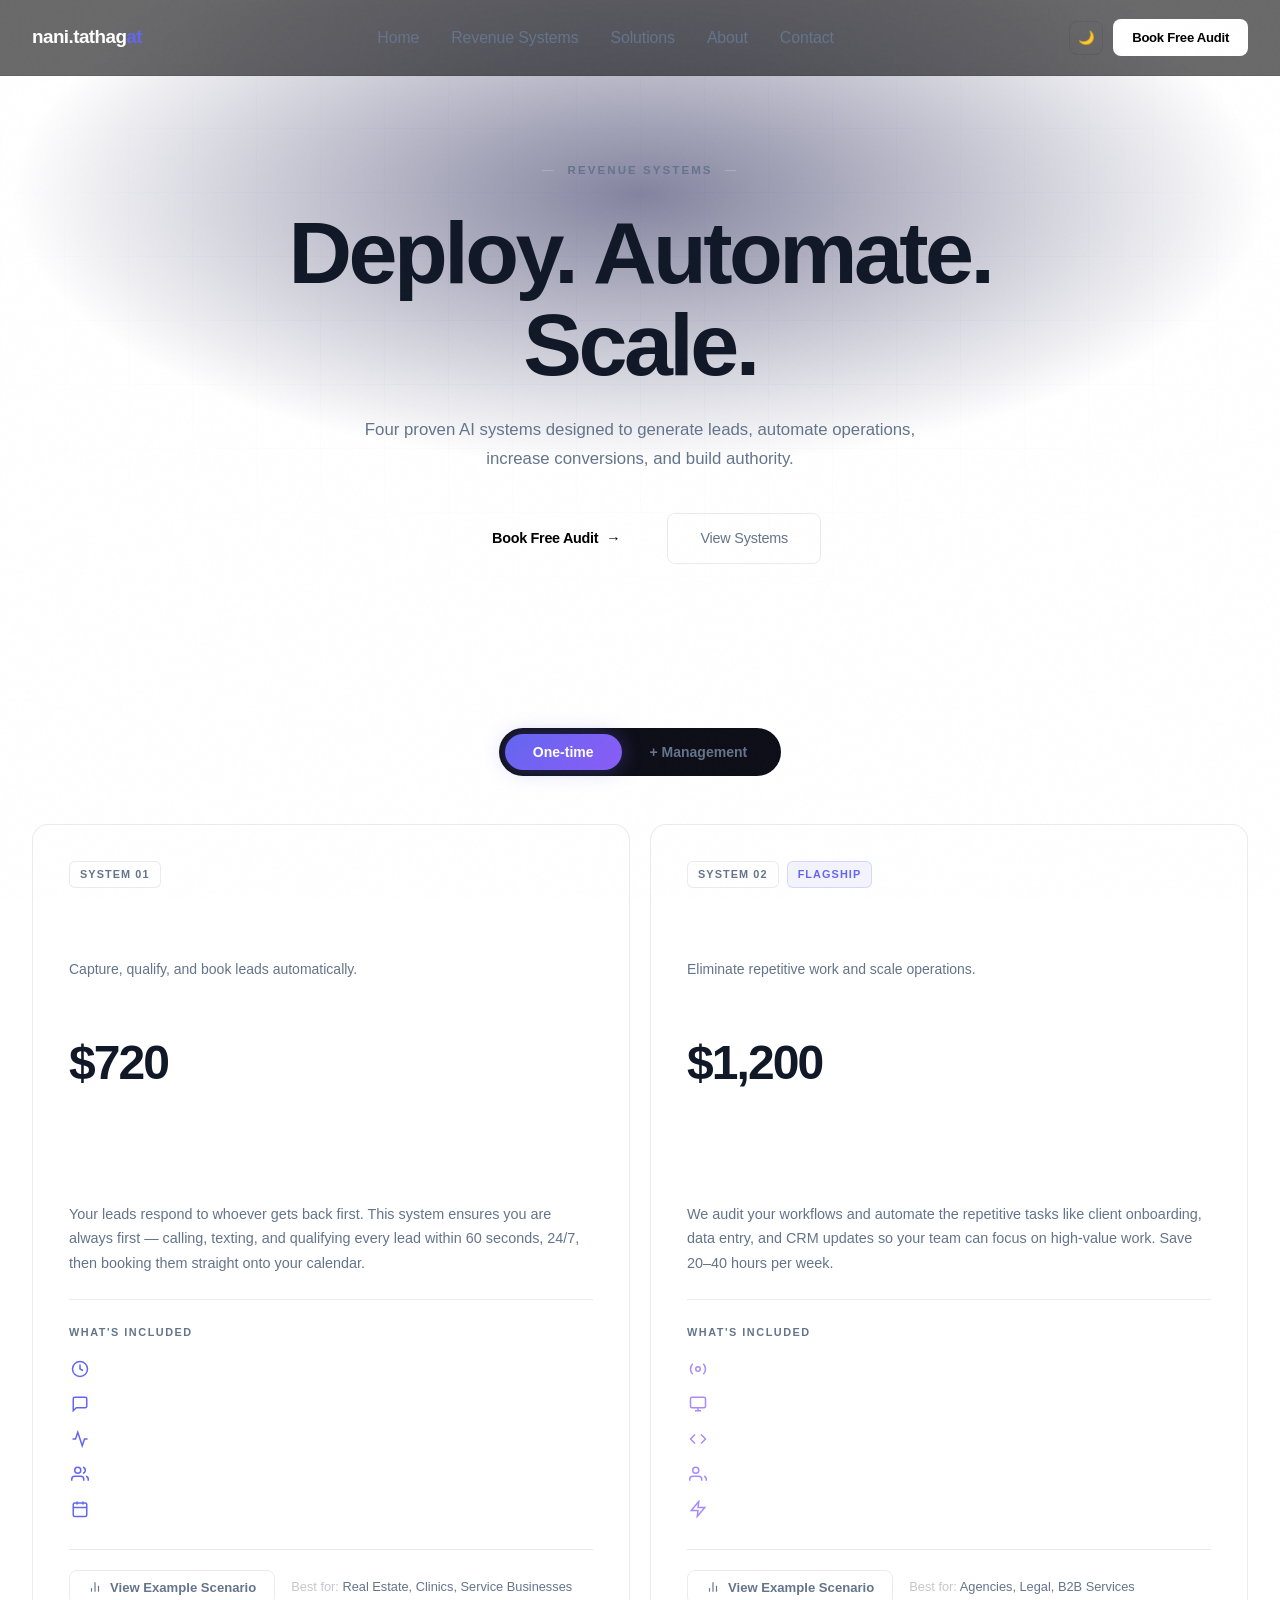
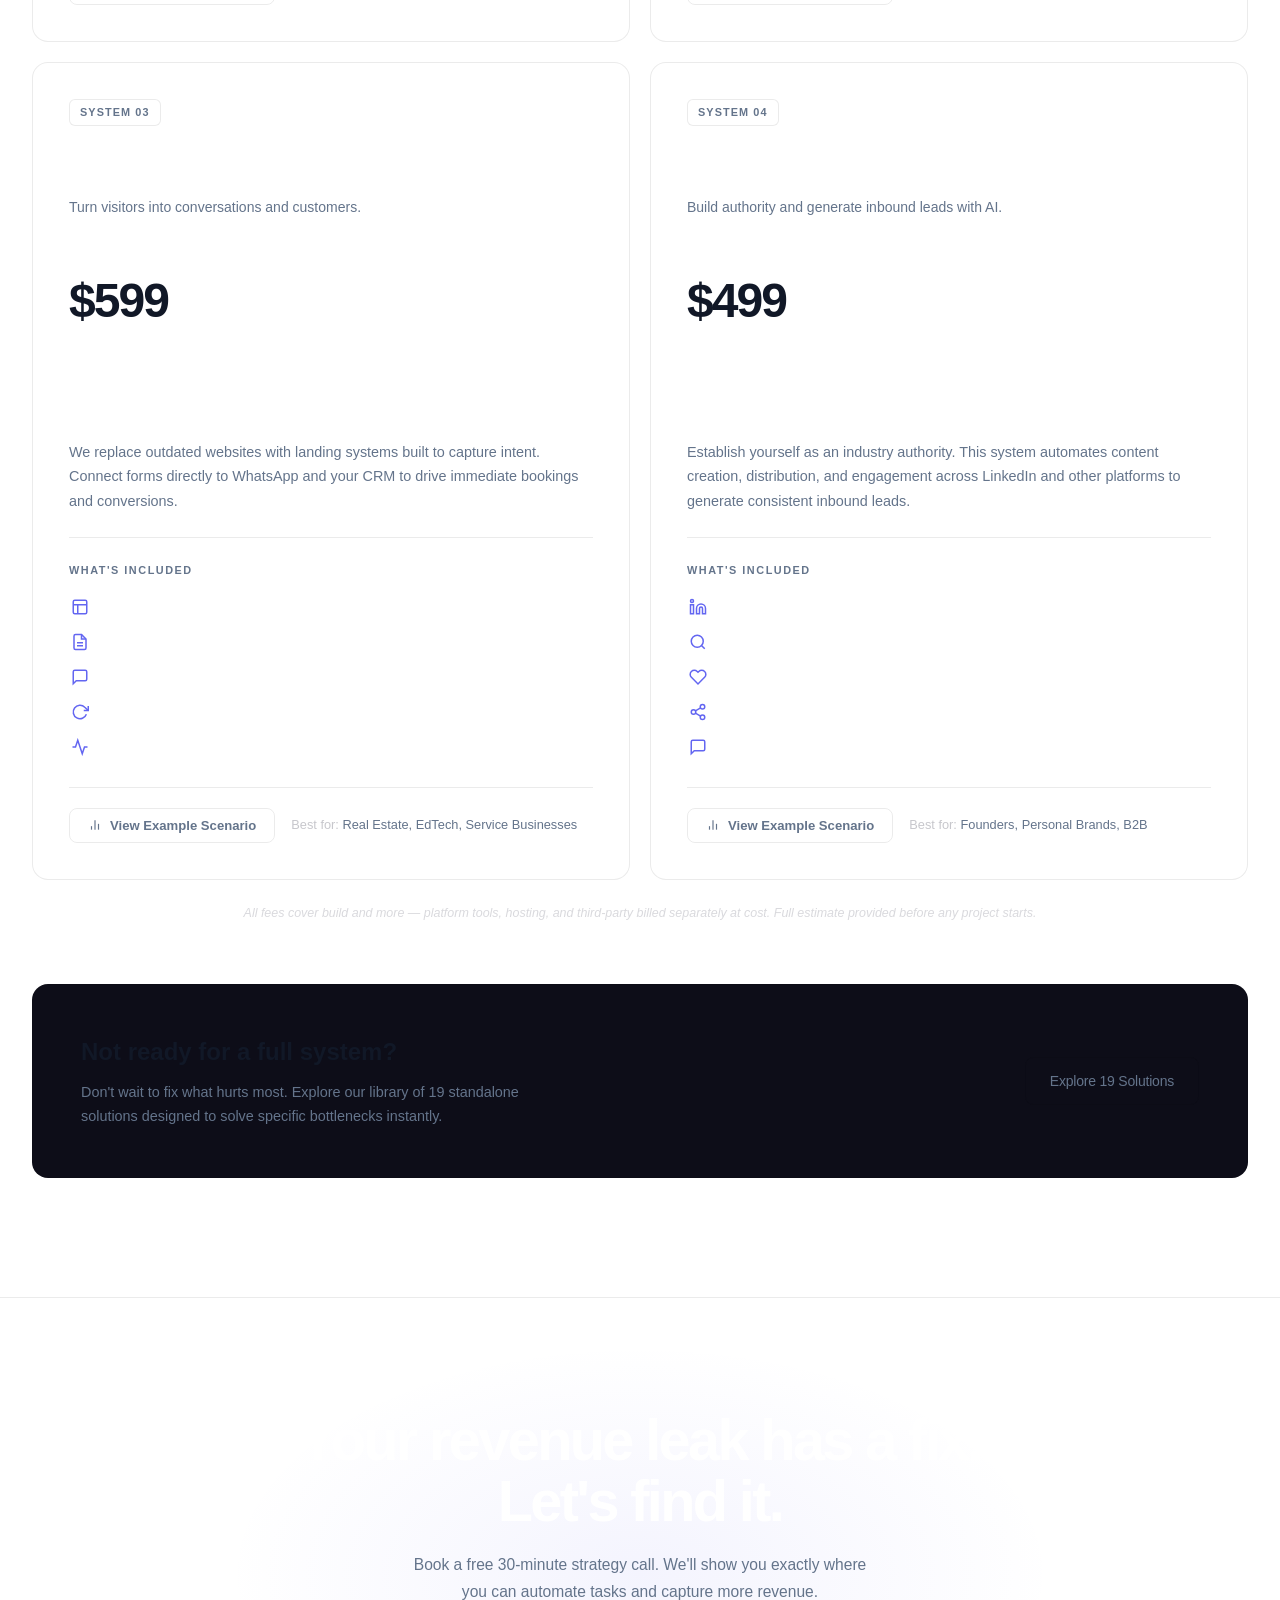
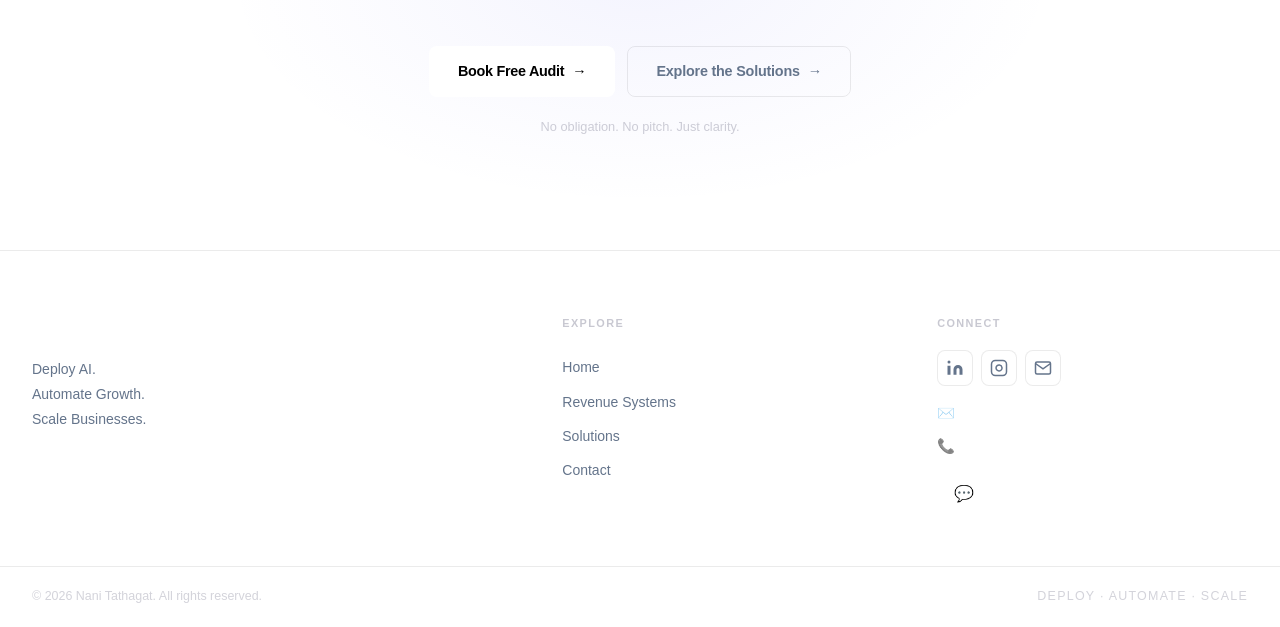
<file: revenue-systems.html>
<!DOCTYPE html>
<html lang="en">

<head>
  <meta charset="UTF-8" />
  <meta name="viewport" content="width=device-width, initial-scale=1.0" />
  <title>Revenue Systems — nani.tathagatO</title>
  <link rel="preconnect" href="https://fonts.googleapis.com" />
  <link rel="preconnect" href="https://fonts.gstatic.com" crossorigin />
  <link
    href="https://fonts.googleapis.com/css2?family=Space+Grotesk:wght@400;500;600;700&family=Manrope:wght@300;400;500;600;700;800&display=swap"
    rel="stylesheet">
  <link rel="stylesheet" href="assets\css\style.css" />
  <style>
    .rs-hero {
      min-height: 72vh;
      display: flex;
      align-items: center;
      justify-content: center;
      text-align: center;
      position: relative;
      overflow: hidden;
      padding-top: 72px;
      background: radial-gradient(ellipse 70% 60% at 50% 30%, rgba(30, 30, 80, 0.55) 0%, transparent 70%), var(--bg);
    }

    .rs-hero-inner {
      max-width: 780px;
      margin: 0 auto;
      padding: 80px 32px;
    }

    .rs-hero-eyebrow {
      display: inline-flex;
      align-items: center;
      gap: 12px;
      font-size: 0.72rem;
      font-weight: 600;
      letter-spacing: 0.18em;
      color: var(--muted);
      margin-bottom: 28px;
    }

    .rs-hero-eyebrow::before,
    .rs-hero-eyebrow::after {
      content: '—';
      color: rgba(255, 255, 255, 0.2);
    }

    .rs-hero-heading {
      font-size: clamp(3rem, 7vw, 5.5rem);
      font-weight: 900;
      line-height: 1.05;
      letter-spacing: -0.04em;
      margin-bottom: 24px;
    }

    .rs-hero-sub {
      font-size: 1.05rem;
      color: var(--muted);
      line-height: 1.7;
      max-width: 560px;
      margin: 0 auto 40px;
    }

    .rs-hero-btns {
      display: flex;
      gap: 14px;
      justify-content: center;
      flex-wrap: wrap;
    }

    .toggle-wrap {
      display: flex;
      justify-content: center;
      margin-bottom: 48px;
    }

    .pricing-toggle {
      display: inline-flex;
      align-items: center;
      background: #0e0e18;
      border: 1px solid var(--border);
      border-radius: 100px;
      padding: 5px;
    }

    .toggle-btn {
      padding: 10px 28px;
      border-radius: 100px;
      font-size: 0.875rem;
      font-weight: 600;
      cursor: pointer;
      border: none;
      font-family: var(--font);
      transition: all 0.25s;
      color: var(--muted);
      background: transparent;
    }

    .toggle-btn.active {
      background: linear-gradient(135deg, #6366f1 0%, #8b5cf6 100%);
      color: #fff;
      box-shadow: 0 0 20px rgba(99, 102, 241, 0.35);
    }

    .rs-grid {
      display: grid;
      grid-template-columns: 1fr 1fr;
      gap: 20px;
      max-width: 1280px;
      margin: 0 auto;
      padding: 0 32px;
    }

    .sys-price-big {
      font-size: 3rem;
      font-weight: 900;
      letter-spacing: -0.04em;
      margin: 16px 0 20px;
    }

    .sys-get-started {
      display: block;
      width: 100%;
      padding: 15px;
      text-align: center;
      border-radius: 10px;
      font-size: 0.95rem;
      font-weight: 600;
      font-family: var(--font);
      cursor: pointer;
      border: 1px solid rgba(255, 255, 255, 0.12);
      background: rgba(255, 255, 255, 0.05);
      color: #fff;
      transition: all 0.25s;
      margin-bottom: 24px;
    }

    .sys-get-started:hover {
      background: rgba(255, 255, 255, 0.1);
      border-color: rgba(255, 255, 255, 0.25);
      transform: translateY(-1px);
    }

    .sys-get-started.flagship {
      background: linear-gradient(135deg, #6366f1 0%, #8b5cf6 100%);
      border-color: transparent;
    }

    .sys-get-started.flagship:hover {
      box-shadow: 0 0 30px rgba(99, 102, 241, 0.5);
      transform: translateY(-1px);
    }

    .sys-desc {
      font-size: 0.9rem;
      color: var(--muted);
      line-height: 1.7;
      margin-bottom: 24px;
      padding-bottom: 24px;
      border-bottom: 1px solid var(--border);
    }

    .sys-included-label {
      font-size: 0.68rem;
      font-weight: 600;
      letter-spacing: 0.14em;
      color: var(--muted);
      margin-bottom: 16px;
    }

    .sys-features-full {
      display: flex;
      flex-direction: column;
      gap: 12px;
      margin-bottom: 28px;
    }

    .sys-features-full li {
      display: flex;
      align-items: center;
      gap: 10px;
      font-size: 0.9rem;
      color: rgba(255, 255, 255, 0.85);
    }

    .sys-feat-icon {
      width: 22px;
      height: 22px;
      flex-shrink: 0;
      display: flex;
      align-items: center;
      justify-content: center;
      color: var(--accent);
    }

    .sys-feat-icon.flagship-icon {
      color: #a78bfa;
    }

    .sys-footer-row {
      display: flex;
      align-items: center;
      gap: 16px;
      padding-top: 20px;
      border-top: 1px solid var(--border);
      flex-wrap: wrap;
    }

    .sys-scenario-btn {
      display: inline-flex;
      align-items: center;
      gap: 8px;
      padding: 9px 18px;
      border-radius: 8px;
      border: 1px solid var(--border);
      background: transparent;
      font-size: 0.82rem;
      font-weight: 600;
      color: var(--muted);
      cursor: pointer;
      font-family: var(--font);
      transition: all 0.2s;
    }

    .sys-scenario-btn:hover {
      border-color: rgba(255, 255, 255, 0.2);
      color: #fff;
    }

    .sys-bestfor {
      font-size: 0.8rem;
      color: rgba(161, 161, 170, 0.6);
    }

    .sys-bestfor span {
      color: var(--muted);
    }

    .rs-solutions-cta {
      max-width: 1280px;
      margin: 48px auto 0;
      padding: 0 32px;
    }

    .rs-solutions-cta-inner {
      background: #0d0d18;
      border: 1px solid var(--border);
      border-radius: 16px;
      padding: 48px 48px;
      display: flex;
      align-items: center;
      justify-content: space-between;
      gap: 40px;
      flex-wrap: wrap;
    }

    .rs-sol-text h3 {
      font-size: 1.5rem;
      font-weight: 800;
      margin-bottom: 10px;
    }

    .rs-sol-text p {
      color: var(--muted);
      font-size: 0.9rem;
      max-width: 480px;
      line-height: 1.65;
    }

    .rs-note {
      text-align: center;
      font-size: 0.78rem;
      color: rgba(161, 161, 170, 0.4);
      font-style: italic;
      padding: 24px 32px 0;
      max-width: 900px;
      margin: 0 auto;
    }

    @media (max-width: 900px) {
      .rs-grid {
        grid-template-columns: 1fr;
      }

      .rs-solutions-cta-inner {
        flex-direction: column;
        align-items: flex-start;
      }
    }

    @media (max-width: 600px) {
      .rs-hero-btns {
        flex-direction: column;
        align-items: center;
      }

      .sys-price-big {
        font-size: 2.2rem;
      }

      .rs-solutions-cta-inner {
        padding: 32px 24px;
      }

      .rs-grid {
        padding: 0 16px;
      }
    }

    /* ===== SCENARIO BOX ===== */

    .scenario-box {
      display: none;
      width: 100%;
      margin-top: 20px;
      padding: 24px;

      background: #0d0d18;
      border: 1px solid rgba(255, 255, 255, .08);
      border-radius: 14px;
    }

    .scenario-box.active {
      display: block;
    }

    .scenario-box h4 {
      color: #fff;
      margin-bottom: 15px;
      font-size: 1.1rem;
    }

    .scenario-box p {
      color: #a1a1aa;
      line-height: 1.8;
      margin-bottom: 15px;
    }

    .scenario-box strong {
      color: #8b5cf6;
    }

    .scenario-metrics {
      display: grid;
      grid-template-columns: repeat(3, 1fr);
      gap: 15px;
      margin-top: 20px;
    }

    .scenario-metrics div {
      background: #08080f;
      border: 1px solid rgba(255, 255, 255, .08);
      border-radius: 10px;
      padding: 15px;
    }

    .scenario-metrics span {
      display: block;
      color: #8b8b9e;
      margin-bottom: 8px;
    }

    .scenario-metrics strong {
      color: #fff;
    }

    @media(max-width:768px) {
      .scenario-metrics {
        grid-template-columns: 1fr;
      }
    }
  </style>
</head>

<body>

  <!-- NAVBAR -->
  <nav class="navbar" id="navbar">
    <div class="nav-container">
      <a href="#" class="nav-logo">nani.tathag<span class="logo-o">at</span></a>
      <ul class="nav-links">
        <li><a href="index.html" class="nav-link">Home</a></li>
        <li><a href="revenue-systems.html" class="nav-link">Revenue Systems</a></li>
        <li><a href="solutions.html" class="nav-link">Solutions</a></li>
        <li><a href="about.html" class="nav-link">About</a></li>
        <li><a href="contact.html" class="nav-link">Contact</a></li>
      </ul>
      <div class="nav-right">
        <button class="theme-toggle" id="themeToggle" aria-label="Toggle theme">
          <svg width="18" height="18" viewBox="0 0 24 24" fill="none" stroke="currentColor" stroke-width="2">
            <circle cx="12" cy="12" r="4" />
            <path
              d="M12 2v2M12 20v2M4.93 4.93l1.41 1.41M17.66 17.66l1.41 1.41M2 12h2M20 12h2M6.34 17.66l-1.41 1.41M19.07 4.93l-1.41 1.41" />
          </svg>
        </button>
        <a href="contact.html" class="btn-audit-nav">Book Free Audit</a>
        <button class="hamburger" id="hamburger" aria-label="Menu">
          <span></span><span></span><span></span>
        </button>
      </div>
    </div>
    <div class="mobile-menu" id="mobileMenu">
      <a href="index.html" class="mobile-link">Home</a>
      <a href="revenue-systems.html" class="mobile-link">Revenue Systems</a>
      <a href="solutions.html" class="mobile-link">Solutions</a>
      <a href="about.html" class="mobile-link">About</a>
      <a href="contact.html" class="mobile-link">Contact</a>
    </div>
  </nav>

  <section class="rs-hero">
    <div class="hero-grid-bg"></div>
    <div class="rs-hero-inner">
      <div class="rs-hero-eyebrow reveal-up">REVENUE SYSTEMS</div>
      <h1 class="rs-hero-heading reveal-up" style="--delay:0.1s">Deploy. Automate. Scale.</h1>
      <p class="rs-hero-sub reveal-up" style="--delay:0.2s">Four proven AI systems designed to generate leads, automate
        operations, increase conversions, and build authority.</p>
      <div class="rs-hero-btns reveal-up" style="--delay:0.3s">
        <a href="contact.html" class="btn-primary btn-large">Book Free Audit <span class="btn-arrow">→</span></a>
        <a href="revenue-systems.html" class="btn-secondary btn-large">View Systems</a>
      </div>
    </div>
  </section>

  <section id="systems" style="padding: 80px 0 40px;">
  <div class="toggle-wrap reveal-up">
    <div class="pricing-toggle">
      <button class="toggle-btn active" id="toggleOne">One-time</button>
      <button class="toggle-btn" id="toggleMgmt">+ Management</button>
    </div>
  </div>

  <div class="rs-grid">

    <div class="system-card reveal-up" style="--delay:0.1s">
      <div class="system-card-header">
        <span class="system-badge">SYSTEM 01</span>
      </div>
      <h2 class="system-title">Deploy Lead Engine</h2>
      <p class="system-sub">Capture, qualify, and book leads automatically.</p>
      <div class="sys-price-big" id="price1">$720</div>
      <a href="https://wa.me/6303310449?text=Hi%20I%20am%20interested%20in%20Deploy%20Lead%20Engine" target="_blank" class="sys-get-started">
        Get Started
      </a>
      <p class="sys-desc">Your leads respond to whoever gets back first. This system ensures you are always first — calling, texting, and qualifying every lead within 60 seconds, 24/7, then booking them straight onto your calendar.</p>
      <div class="sys-included-label">WHAT'S INCLUDED</div>
      <ul class="sys-features-full">
        <li>
          <span class="sys-feat-icon">
            <svg width="18" height="18" fill="none" stroke="currentColor" stroke-width="2" viewBox="0 0 24 24">
              <circle cx="12" cy="12" r="10" />
              <polyline points="12 6 12 12 16 14" />
            </svg>
          </span>
          AI Voice Agent (24/7)
        </li>
        <li>
          <span class="sys-feat-icon">
            <svg width="18" height="18" fill="none" stroke="currentColor" stroke-width="2" viewBox="0 0 24 24">
              <path d="M21 15a2 2 0 0 1-2 2H7l-4 4V5a2 2 0 0 1 2-2h14a2 2 0 0 1 2 2z" />
            </svg>
          </span>
          WhatsApp Automation
        </li>
        <li>
          <span class="sys-feat-icon">
            <svg width="18" height="18" fill="none" stroke="currentColor" stroke-width="2" viewBox="0 0 24 24">
              <polyline points="22 12 18 12 15 21 9 3 6 12 2 12" />
            </svg>
          </span>
          CRM Auto Sync
        </li>
        <li>
          <span class="sys-feat-icon">
            <svg width="18" height="18" fill="none" stroke="currentColor" stroke-width="2" viewBox="0 0 24 24">
              <path d="M17 21v-2a4 4 0 0 0-4-4H5a4 4 0 0 0-4 4v2" />
              <circle cx="9" cy="7" r="4" />
              <path d="M23 21v-2a4 4 0 0 0-3-3.87" />
              <path d="M16 3.13a4 4 0 0 1 0 7.75" />
            </svg>
          </span>
          Lead Qualification System
        </li>
        <li>
          <span class="sys-feat-icon">
            <svg width="18" height="18" fill="none" stroke="currentColor" stroke-width="2" viewBox="0 0 24 24">
              <rect x="3" y="4" width="18" height="18" rx="2" ry="2" />
              <line x1="16" y1="2" x2="16" y2="6" />
              <line x1="8" y1="2" x2="8" y2="6" />
              <line x1="3" y1="10" x2="21" y2="10" />
            </svg>
          </span>
          Appointment Booking Engine
        </li>
      </ul>
      <div class="sys-footer-row">
        <button class="sys-scenario-btn" onclick="toggleScenario('scenario1', this)">
          <svg width="14" height="14" fill="none" stroke="currentColor" stroke-width="2" viewBox="0 0 24 24">
            <line x1="18" y1="20" x2="18" y2="10" />
            <line x1="12" y1="20" x2="12" y2="4" />
            <line x1="6" y1="20" x2="6" y2="14" />
          </svg>
          View Example Scenario
        </button>
        <p class="sys-bestfor">Best for: <span>Real Estate, Clinics, Service Businesses</span></p>
      </div>
      <div id="scenario1" class="scenario-box">
        <h4>Example Scenario: Multi-Location Dental Clinic</h4>
        <p>
          <strong>The Leak:</strong><br>
          A dental clinic generates 500+ leads monthly from Meta Ads, but front-desk staff takes 3–4 hours to respond. Nearly 65% of high-intent leads never book appointments — revenue lost to response time, not demand.
        </p>
        <p>
          <strong>The Fix:</strong><br>
          Deploy an AI Voice Agent and WhatsApp Automation. Every lead is contacted within 60 seconds, qualified automatically, and booked directly into the clinic calendar without any manual intervention.
        </p>
        <p>
          <strong>Business Impact:</strong><br>
          Appointment volume nearly triples, front-desk workload drops significantly, and monthly revenue recovers from leads that previously went cold within hours of enquiry.
        </p>
        <div class="scenario-metrics">
          <div>
            <span>Before AI</span>
            <strong>75 Consults</strong>
          </div>
          <div>
            <span>After AI</span>
            <strong>210 Consults</strong>
          </div>
          <div>
            <span>Revenue Recovered</span>
            <strong>₹13.5L/mo</strong>
          </div>
        </div>
      </div>
    </div>

    <div class="system-card system-card-flagship reveal-up" style="--delay:0.2s">
      <div class="system-card-header">
        <span class="system-badge">SYSTEM 02</span>
        <span class="flagship-badge">FLAGSHIP</span>
      </div>
      <h2 class="system-title">Deploy Ops Engine</h2>
      <p class="system-sub">Eliminate repetitive work and scale operations.</p>
      <div class="sys-price-big" id="price2">$1,200</div>
      <a href="https://wa.me/6303310449?text=Hi%20I%20am%20interested%20in%20Deploy%20Ops%20Engine" target="_blank" class="sys-get-started">
        Get Started
      </a>
      <p class="sys-desc">We audit your workflows and automate the repetitive tasks like client onboarding, data entry, and CRM updates so your team can focus on high-value work. Save 20–40 hours per week.</p>
      <div class="sys-included-label">WHAT'S INCLUDED</div>
      <ul class="sys-features-full">
        <li>
          <span class="sys-feat-icon flagship-icon">
            <svg width="18" height="18" fill="none" stroke="currentColor" stroke-width="2" viewBox="0 0 24 24">
              <circle cx="12" cy="12" r="3" />
              <path d="M19.07 4.93a10 10 0 0 1 0 14.14M4.93 4.93a10 10 0 0 0 0 14.14" />
            </svg>
          </span>
          Workflow Mapping
        </li>
        <li>
          <span class="sys-feat-icon flagship-icon">
            <svg width="18" height="18" fill="none" stroke="currentColor" stroke-width="2" viewBox="0 0 24 24">
              <rect x="2" y="3" width="20" height="14" rx="2" />
              <path d="M8 21h8M12 17v4" />
            </svg>
          </span>
          Business Process Automation
        </li>
        <li>
          <span class="sys-feat-icon flagship-icon">
            <svg width="18" height="18" fill="none" stroke="currentColor" stroke-width="2" viewBox="0 0 24 24">
              <polyline points="16 18 22 12 16 6" />
              <polyline points="8 6 2 12 8 18" />
            </svg>
          </span>
          Custom n8n / Make Systems
        </li>
        <li>
          <span class="sys-feat-icon flagship-icon">
            <svg width="18" height="18" fill="none" stroke="currentColor" stroke-width="2" viewBox="0 0 24 24">
              <path d="M17 21v-2a4 4 0 0 0-4-4H5a4 4 0 0 0-4 4v2" />
              <circle cx="9" cy="7" r="4" />
              <path d="M23 21v-2a4 4 0 0 0-3-3.87" />
            </svg>
          </span>
          Team Productivity Flows
        </li>
        <li>
          <span class="sys-feat-icon flagship-icon">
            <svg width="18" height="18" fill="none" stroke="currentColor" stroke-width="2" viewBox="0 0 24 24">
              <polygon points="13 2 3 14 12 14 11 22 21 10 12 10 13 2" />
            </svg>
          </span>
          AI-Powered Operations
        </li>
      </ul>
      <div class="sys-footer-row">
        <button class="sys-scenario-btn" onclick="toggleScenario('scenario2', this)">
          <svg width="14" height="14" fill="none" stroke="currentColor" stroke-width="2" viewBox="0 0 24 24">
            <line x1="18" y1="20" x2="18" y2="10" />
            <line x1="12" y1="20" x2="12" y2="4" />
            <line x1="6" y1="20" x2="6" y2="14" />
          </svg>
          View Example Scenario
        </button>
        <p class="sys-bestfor">Best for: <span>Agencies, Legal, B2B Services</span></p>
      </div>
      <div id="scenario2" class="scenario-box">
        <h4>Example Scenario: 12-Person Marketing Agency</h4>
        <p>
          <strong>The Leak:</strong><br>
          A growing marketing agency signs 20–30 new clients every month. Account managers spend hours manually creating Slack channels, onboarding documents, CRM records, project folders and follow-up tasks. Client onboarding takes 2–3 days and slows down delivery.
        </p>
        <p>
          <strong>The Fix:</strong><br>
          Deploy a centralized AI Operations Engine using n8n. When a client pays, onboarding workflows trigger automatically — project folders are created, contracts generated, CRM records updated and the team notified instantly.
        </p>
        <p>
          <strong>Business Impact:</strong><br>
          The agency eliminates repetitive admin work, reduces onboarding time from days to minutes, and allows the team to focus entirely on client delivery and growth.
        </p>
        <div class="scenario-metrics">
          <div>
            <span>Manual Work</span>
            <strong>180 hrs/mo</strong>
          </div>
          <div>
            <span>After Automation</span>
            <strong>12 hrs/mo</strong>
          </div>
          <div>
            <span>Cost Saved</span>
            <strong>₹6.4L/mo</strong>
          </div>
        </div>
      </div>
    </div>

    <div class="system-card reveal-up" style="--delay:0.3s">
      <div class="system-card-header">
        <span class="system-badge">SYSTEM 03</span>
      </div>
      <h2 class="system-title">Deploy Conversion Engine</h2>
      <p class="system-sub">Turn visitors into conversations and customers.</p>
      <div class="sys-price-big" id="price3">$599</div>
      <a href="https://wa.me/6303310449?text=Hi%20I%20am%20interested%20in%20Deploy%20Conversion%20Engine" target="_blank" class="sys-get-started">
        Get Started
      </a>
      <p class="sys-desc">We replace outdated websites with landing systems built to capture intent. Connect forms directly to WhatsApp and your CRM to drive immediate bookings and conversions.</p>
      <div class="sys-included-label">WHAT'S INCLUDED</div>
      <ul class="sys-features-full">
        <li>
          <span class="sys-feat-icon">
            <svg width="18" height="18" fill="none" stroke="currentColor" stroke-width="2" viewBox="0 0 24 24">
              <rect x="3" y="3" width="18" height="18" rx="2" />
              <path d="M3 9h18M9 21V9" />
            </svg>
          </span>
          High-Converting Landing Pages
        </li>
        <li>
          <span class="sys-feat-icon">
            <svg width="18" height="18" fill="none" stroke="currentColor" stroke-width="2" viewBox="0 0 24 24">
              <path d="M14 2H6a2 2 0 0 0-2 2v16a2 2 0 0 0 2 2h12a2 2 0 0 0 2-2V8z" />
              <polyline points="14 2 14 8 20 8" />
              <line x1="16" y1="13" x2="8" y2="13" />
              <line x1="16" y1="17" x2="8" y2="17" />
            </svg>
          </span>
          Smart Lead Capture Forms
        </li>
        <li>
          <span class="sys-feat-icon">
            <svg width="18" height="18" fill="none" stroke="currentColor" stroke-width="2" viewBox="0 0 24 24">
              <path d="M21 15a2 2 0 0 1-2 2H7l-4 4V5a2 2 0 0 1 2-2h14a2 2 0 0 1 2 2z" />
            </svg>
          </span>
          WhatsApp Trigger Flows
        </li>
        <li>
          <span class="sys-feat-icon">
            <svg width="18" height="18" fill="none" stroke="currentColor" stroke-width="2" viewBox="0 0 24 24">
              <polyline points="23 4 23 10 17 10" />
              <path d="M20.49 15a9 9 0 1 1-2.12-9.36L23 10" />
            </svg>
          </span>
          Follow-Up Automation
        </li>
        <li>
          <span class="sys-feat-icon">
            <svg width="18" height="18" fill="none" stroke="currentColor" stroke-width="2" viewBox="0 0 24 24">
              <polyline points="22 12 18 12 15 21 9 3 6 12 2 12" />
            </svg>
          </span>
          Conversion Tracking
        </li>
      </ul>
      <div class="sys-footer-row">
        <button class="sys-scenario-btn" onclick="toggleScenario('scenario3', this)">
          <svg width="14" height="14" fill="none" stroke="currentColor" stroke-width="2" viewBox="0 0 24 24">
            <line x1="18" y1="20" x2="18" y2="10" />
            <line x1="12" y1="20" x2="12" y2="4" />
            <line x1="6" y1="20" x2="6" y2="14" />
          </svg>
          View Example Scenario
        </button>
        <p class="sys-bestfor">Best for: <span>Real Estate, EdTech, Service Businesses</span></p>
      </div>
      <div id="scenario3" class="scenario-box">
        <h4>Example Scenario: Real Estate Developer</h4>
        <p>
          <strong>Conversion Bottleneck:</strong><br>
          A real estate company receives 8,000+ website visitors monthly through paid advertising on Google and Meta but converts less than 2% into qualified leads — burning ad budget with no structured capture layer in place.
        </p>
        <p>
          <strong>Conversion Deployment:</strong><br>
          High-converting landing pages deployed per property segment, CRM integrations built, WhatsApp lead routing activated, and automated follow-up workflows triggered within 60 seconds of every form submission.
        </p>
        <p>
          <strong>Business Impact:</strong><br>
          Qualified inquiries increase significantly, lead leakage is eliminated, and booking rates improve — all without increasing ad spend by a single rupee.
        </p>
        <div class="scenario-metrics">
          <div>
            <span>Conversion Rate Before</span>
            <strong>1.8%</strong>
          </div>
          <div>
            <span>Conversion Rate After</span>
            <strong>6.4%</strong>
          </div>
          <div>
            <span>Additional Leads/mo</span>
            <strong>+368</strong>
          </div>
        </div>
      </div>
    </div>

    <div class="system-card reveal-up" style="--delay:0.4s">
      <div class="system-card-header">
        <span class="system-badge">SYSTEM 04</span>
      </div>
      <h2 class="system-title">Deploy Content Engine</h2>
      <p class="system-sub">Build authority and generate inbound leads with AI.</p>
      <div class="sys-price-big" id="price4">$499</div>
      <a href="https://wa.me/6303310449?text=Hi%20I%20am%20interested%20in%20Deploy%20Content%20Engine" target="_blank" class="sys-get-started">
        Get Started
      </a>
      <p class="sys-desc">Establish yourself as an industry authority. This system automates content creation, distribution, and engagement across LinkedIn and other platforms to generate consistent inbound leads.</p>
      <div class="sys-included-label">WHAT'S INCLUDED</div>
      <ul class="sys-features-full">
        <li>
          <span class="sys-feat-icon">
            <svg width="18" height="18" fill="none" stroke="currentColor" stroke-width="2" viewBox="0 0 24 24">
              <path d="M16 8a6 6 0 0 1 6 6v7h-4v-7a2 2 0 0 0-2-2 2 2 0 0 0-2 2v7h-4v-7a6 6 0 0 1 6-6z" />
              <rect x="2" y="9" width="4" height="12" />
              <circle cx="4" cy="4" r="2" />
            </svg>
          </span>
          LinkedIn Content Automation
        </li>
        <li>
          <span class="sys-feat-icon">
            <svg width="18" height="18" fill="none" stroke="currentColor" stroke-width="2" viewBox="0 0 24 24">
              <circle cx="11" cy="11" r="8" />
              <line x1="21" y1="21" x2="16.65" y2="16.65" />
            </svg>
          </span>
          AI Content Research
        </li>
        <li>
          <span class="sys-feat-icon">
            <svg width="18" height="18" fill="none" stroke="currentColor" stroke-width="2" viewBox="0 0 24 24">
              <path d="M20.84 4.61a5.5 5.5 0 0 0-7.78 0L12 5.67l-1.06-1.06a5.5 5.5 0 0 0-7.78 7.78l1.06 1.06L12 21.23l7.78-7.78 1.06-1.06a5.5 5.5 0 0 0 0-7.78z" />
            </svg>
          </span>
          Personal Brand System
        </li>
        <li>
          <span class="sys-feat-icon">
            <svg width="18" height="18" fill="none" stroke="currentColor" stroke-width="2" viewBox="0 0 24 24">
              <circle cx="18" cy="5" r="3" />
              <circle cx="6" cy="12" r="3" />
              <circle cx="18" cy="19" r="3" />
              <line x1="8.59" y1="13.51" x2="15.42" y2="17.49" />
              <line x1="15.41" y1="6.51" x2="8.59" y2="10.49" />
            </svg>
          </span>
          Multi-Platform Repurposing
        </li>
        <li>
          <span class="sys-feat-icon">
            <svg width="18" height="18" fill="none" stroke="currentColor" stroke-width="2" viewBox="0 0 24 24">
              <path d="M21 15a2 2 0 0 1-2 2H7l-4 4V5a2 2 0 0 1 2-2h14a2 2 0 0 1 2 2z" />
            </svg>
          </span>
          Engagement Automation
        </li>
      </ul>
      <div class="sys-footer-row">
        <button class="sys-scenario-btn" onclick="toggleScenario('scenario4', this)">
          <svg width="14" height="14" fill="none" stroke="currentColor" stroke-width="2" viewBox="0 0 24 24">
            <line x1="18" y1="20" x2="18" y2="10" />
            <line x1="12" y1="20" x2="12" y2="4" />
            <line x1="6" y1="20" x2="6" y2="14" />
          </svg>
          View Example Scenario
        </button>
        <p class="sys-bestfor">Best for: <span>Founders, Personal Brands, B2B</span></p>
      </div>
      <div id="scenario4" class="scenario-box">
        <h4>Example Scenario: B2B Founder Personal Brand</h4>
        <p>
          <strong>Growth Bottleneck:</strong><br>
          A B2B founder spends 20+ hours weekly writing and posting content manually across platforms — generating minimal inbound pipeline and no compounding brand authority to show for it.
        </p>
        <p>
          <strong>Content Deployment:</strong><br>
          AI-powered research, content creation, scheduling and multi-platform distribution systems deployed. LinkedIn authority engine activates a consistent posting cadence with engagement workflows running autonomously in the background.
        </p>
        <p>
          <strong>Business Impact:</strong><br>
          Founder reclaims 80+ hours per month while compounding brand visibility drives consistent inbound deal flow — without any outbound effort or manual publishing.
        </p>
        <div class="scenario-metrics">
          <div>
            <span>Content Output</span>
            <strong>60 Posts/mo</strong>
          </div>
          <div>
            <span>Inbound Leads</span>
            <strong>+120/mo</strong>
          </div>
          <div>
            <span>Revenue Pipeline</span>
            <strong>₹4L/mo</strong>
          </div>
        </div>
      </div>
    </div>

  </div>

  <p class="rs-note">All fees cover build and more — platform tools, hosting, and third-party billed separately at cost. Full estimate provided before any project starts.</p>

  <div class="rs-solutions-cta reveal-up" style="margin-top:60px;">
    <div class="rs-solutions-cta-inner">
      <div class="rs-sol-text">
        <h3>Not ready for a full system?</h3>
        <p>Don't wait to fix what hurts most. Explore our library of 19 standalone solutions designed to solve specific bottlenecks instantly.</p>
      </div>
      <a href="solutions.html" class="btn-secondary" style="white-space:nowrap;flex-shrink:0;">Explore 19 Solutions</a>
    </div>
  </div>

</section>

<section class="cta-section" id="contact" style="margin-top:80px;">
  <div class="cta-orb"></div>
  <div class="section-container cta-inner reveal-up">
    <h2 class="cta-heading">
      Your revenue leak has a fix.<br>
      Let's find it.
    </h2>
    <p class="cta-sub">Book a free 30-minute strategy call. We'll show you exactly where you can automate tasks and capture more revenue.</p>
    <div class="cta-btns">
      <a href="contact.html" class="btn-cta-primary">Book Free Audit <span>→</span></a>
      <a href="solutions.html" class="btn-cta-secondary">Explore the Solutions <span>→</span></a>
    </div>
    <p class="cta-note">No obligation. No pitch. Just clarity.</p>
  </div>
</section>
  
  <footer class="footer">
    <div class="footer-top">
      <div class="footer-brand">
        <div class="footer-logo">nani.tathagat</div>
        <p class="footer-tagline">Deploy AI.<br>Automate Growth.<br>Scale Businesses.</p>
      </div>
      <div class="footer-nav">
        <div class="footer-nav-label">EXPLORE</div>
        <a href="index.html">Home</a>
        <a href="revenue-systems.html">Revenue Systems</a>
        <a href="solutions.html">Solutions</a>
        <a href="contact.html">Contact</a>
      </div>
      <div class="footer-connect">
        <div class="footer-nav-label">CONNECT</div>
        <div class="footer-social">
          <a href="https://www.linkedin.com/in/nani-tathagat-158829404/" class="social-btn" aria-label="LinkedIn">
            <svg width="18" height="18" fill="currentColor" viewBox="0 0 24 24">
              <path d="M16 8a6 6 0 0 1 6 6v7h-4v-7a2 2 0 0 0-2-2 2 2 0 0 0-2 2v7h-4v-7a6 6 0 0 1 6-6z" />
              <rect x="2" y="9" width="4" height="12" />
              <circle cx="4" cy="4" r="2" />
            </svg>
          </a>
          <a href="https://www.instagram.com/nanl.tathagat" class="social-btn" aria-label="Instagram">
            <svg width="18" height="18" fill="none" stroke="currentColor" stroke-width="2" viewBox="0 0 24 24">
              <rect x="2" y="2" width="20" height="20" rx="5" ry="5" />
              <path d="M16 11.37A4 4 0 1 1 12.63 8 4 4 0 0 1 16 11.37z" />
              <line x1="17.5" y1="6.5" x2="17.51" y2="6.5" />
            </svg>
          </a>
          <a href="mailto:allabasha.in@gmail.com" class="social-btn" aria-label="Email">
            <svg width="18" height="18" fill="none" stroke="currentColor" stroke-width="2" viewBox="0 0 24 24">
              <path d="M4 4h16c1.1 0 2 .9 2 2v12c0 1.1-.9 2-2 2H4c-1.1 0-2-.9-2-2V6c0-1.1.9-2 2-2z" />
              <polyline points="22,6 12,13 2,6" />
            </svg>
          </a>
        </div>
        <p class="footer-email">
          ✉️ allabasha.in@gmail.com
        </p>

        <p class="footer-phone">
          <a href="tel:+918885607601">
            📞 +91 8885607601
          </a>
        </p>

        <a href="https://wa.me/6303310449" target="_blank" class="footer-whatsapp">
          💬 Chat on WhatsApp
        </a>
      </div>
    </div>
    <div class="footer-bottom">
      <p>© 2026 Nani Tathagat. All rights reserved.</p>
      <p class="footer-bottom-right">DEPLOY · AUTOMATE · SCALE</p>
    </div>
  </footer>

  <script>
    const navbar = document.getElementById('navbar');
    window.addEventListener('scroll', () => {
      navbar.classList.toggle('scrolled', window.scrollY > 40);
    });

    const hamburger = document.getElementById('hamburger');
    const mobileMenu = document.getElementById('mobileMenu');
    hamburger.addEventListener('click', () => mobileMenu.classList.toggle('open'));
    document.querySelectorAll('.mobile-link').forEach(l => l.addEventListener('click', () => mobileMenu.classList.remove('open')));

    document.querySelectorAll('a[href^="#"]').forEach(a => {
      a.addEventListener('click', e => {
        const t = document.querySelector(a.getAttribute('href'));
        if (t) { e.preventDefault(); t.scrollIntoView({ behavior: 'smooth' }); }
      });
    });

    const revealEls = document.querySelectorAll('.reveal-up, .reveal-left, .reveal-right');
    const observer = new IntersectionObserver(entries => {
      entries.forEach(e => { if (e.isIntersecting) { e.target.classList.add('revealed'); observer.unobserve(e.target); } });
    }, { threshold: 0.1, rootMargin: '0px 0px -40px 0px' });
    revealEls.forEach(el => observer.observe(el));

    window.addEventListener('load', () => {
      document.body.style.opacity = '0';
      document.body.style.transition = 'opacity 0.4s ease';
      requestAnimationFrame(() => requestAnimationFrame(() => { document.body.style.opacity = '1'; }));
      setTimeout(() => {
        document.querySelectorAll('.rs-hero .reveal-up').forEach(el => el.classList.add('revealed'));
      }, 300);
    });

    const prices = {
      one: ['$720', '$1,200', '$599', '$499'],
      mgmt: ['$960/mo', '$1,680/mo', '$799/mo', '$699/mo']
    };
    const toggleOne = document.getElementById('toggleOne');
    const toggleMgmt = document.getElementById('toggleMgmt');
    const priceEls = [
      document.getElementById('price1'),
      document.getElementById('price2'),
      document.getElementById('price3'),
      document.getElementById('price4')
    ];

    function setMode(mode) {
      const vals = mode === 'one' ? prices.one : prices.mgmt;
      priceEls.forEach((el, i) => {
        el.style.opacity = '0';
        el.style.transform = 'translateY(6px)';
        setTimeout(() => {
          el.textContent = vals[i];
          el.style.transition = 'opacity 0.25s, transform 0.25s';
          el.style.opacity = '1';
          el.style.transform = 'translateY(0)';
        }, 150);
      });
      toggleOne.classList.toggle('active', mode === 'one');
      toggleMgmt.classList.toggle('active', mode === 'mgmt');
    }

    toggleOne.addEventListener('click', () => setMode('one'));
    toggleMgmt.addEventListener('click', () => setMode('mgmt'));

    function toggleScenario(id) {
      const box = document.getElementById(id);

      if (box.classList.contains('active')) {
        box.classList.remove('active');
      } else {
        box.classList.add('active');
      }
    }
    function toggleScenario(id, btn) {

  const currentBox = document.getElementById(id);

  const allBoxes = document.querySelectorAll('.scenario-box');
  const allButtons = document.querySelectorAll('.sys-scenario-btn');

  // Close all other scenario boxes
  allBoxes.forEach(box => {
    if (box.id !== id) {
      box.classList.remove('active');
    }
  });

  // Reset all other buttons
  allButtons.forEach(button => {
    if (button !== btn) {
      button.innerHTML = `
        <svg width="14" height="14" fill="none" stroke="currentColor" stroke-width="2" viewBox="0 0 24 24">
          <line x1="18" y1="20" x2="18" y2="10" />
          <line x1="12" y1="20" x2="12" y2="4" />
          <line x1="6" y1="20" x2="6" y2="14" />
        </svg>
        View Example Scenario
      `;
    }
  });

  // Toggle current scenario
  currentBox.classList.toggle('active');

  if (currentBox.classList.contains('active')) {
    btn.innerHTML = `
      <svg width="14" height="14" fill="none" stroke="currentColor" stroke-width="2" viewBox="0 0 24 24">
        <line x1="6" y1="12" x2="18" y2="12" />
      </svg>
      Hide Scenario
    `;
  } else {
    btn.innerHTML = `
      <svg width="14" height="14" fill="none" stroke="currentColor" stroke-width="2" viewBox="0 0 24 24">
        <line x1="18" y1="20" x2="18" y2="10" />
        <line x1="12" y1="20" x2="12" y2="4" />
        <line x1="6" y1="20" x2="6" y2="14" />
      </svg>
      View Example Scenario
    `;
  }

}
  </script>
  <!-- <script src="/js/script.js"></script> -->
  <script src="/js/animations.js"></script>

</body>

</html>
</file>
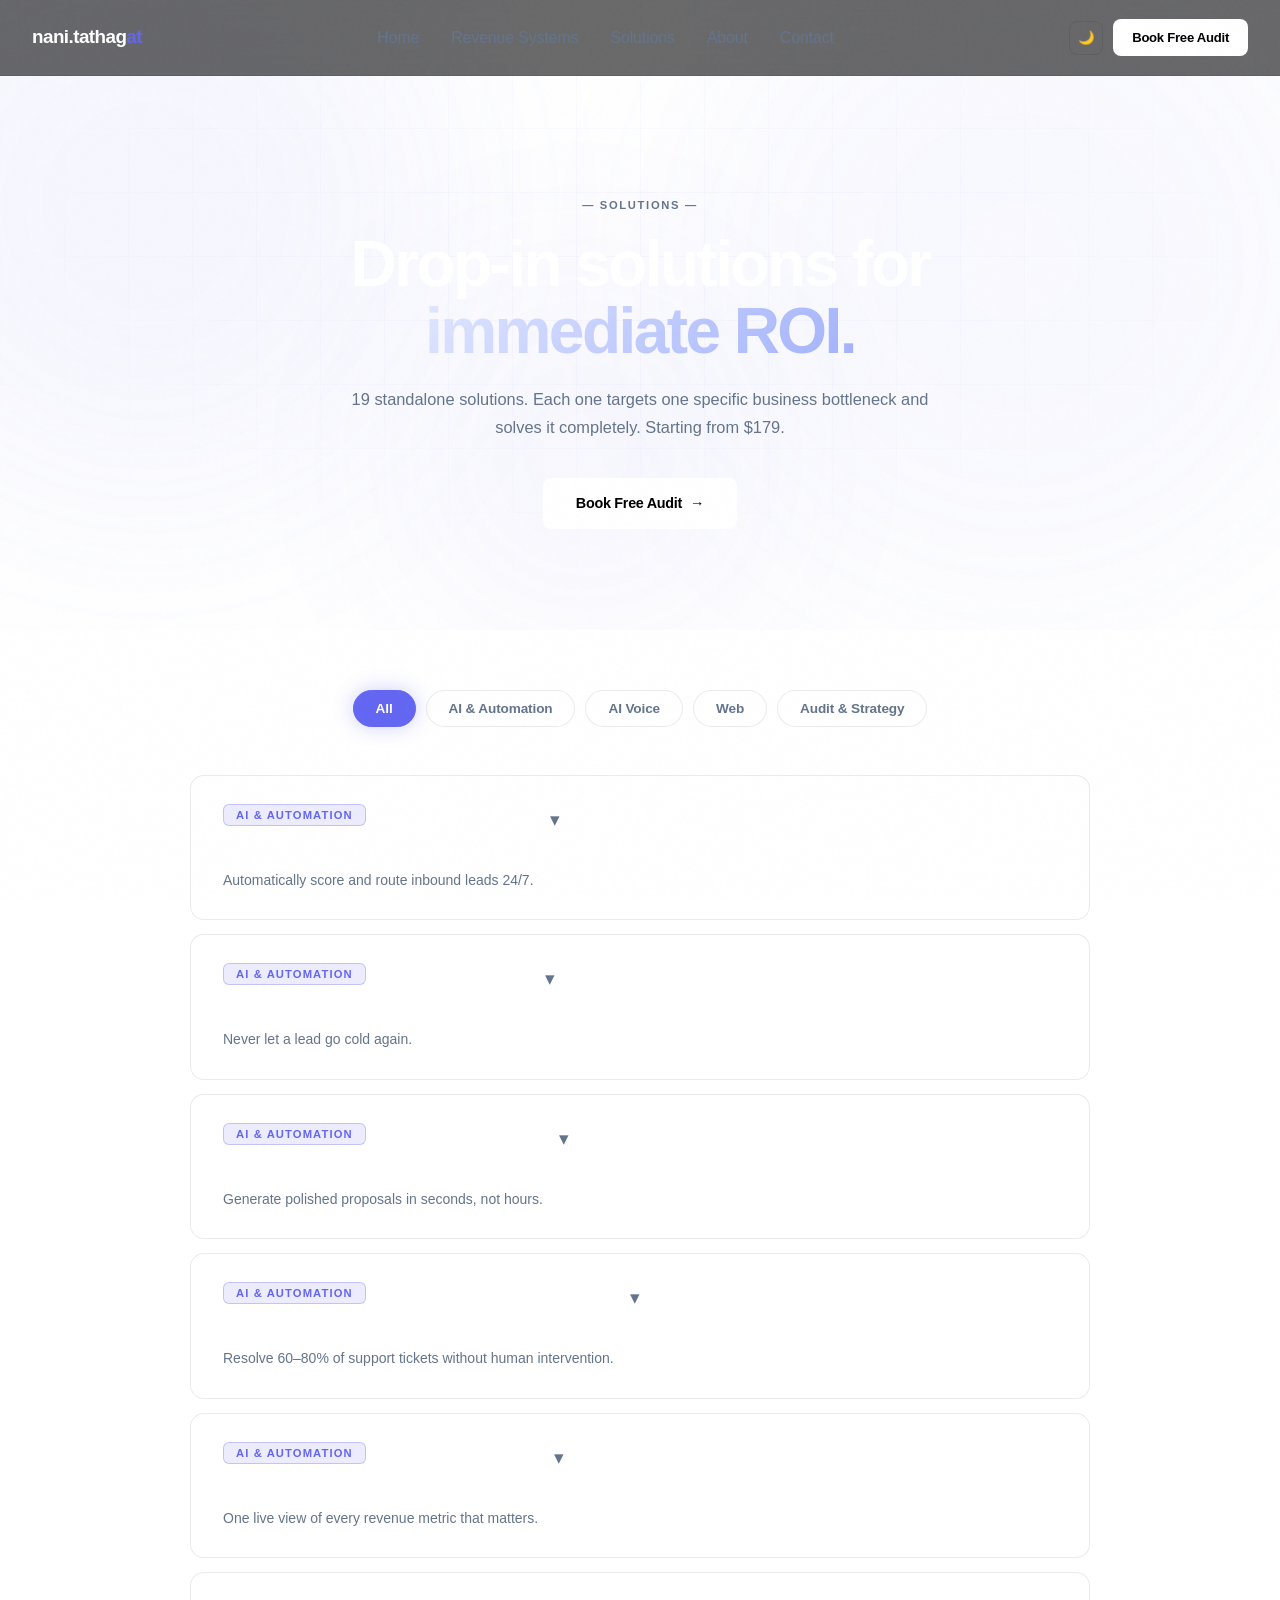
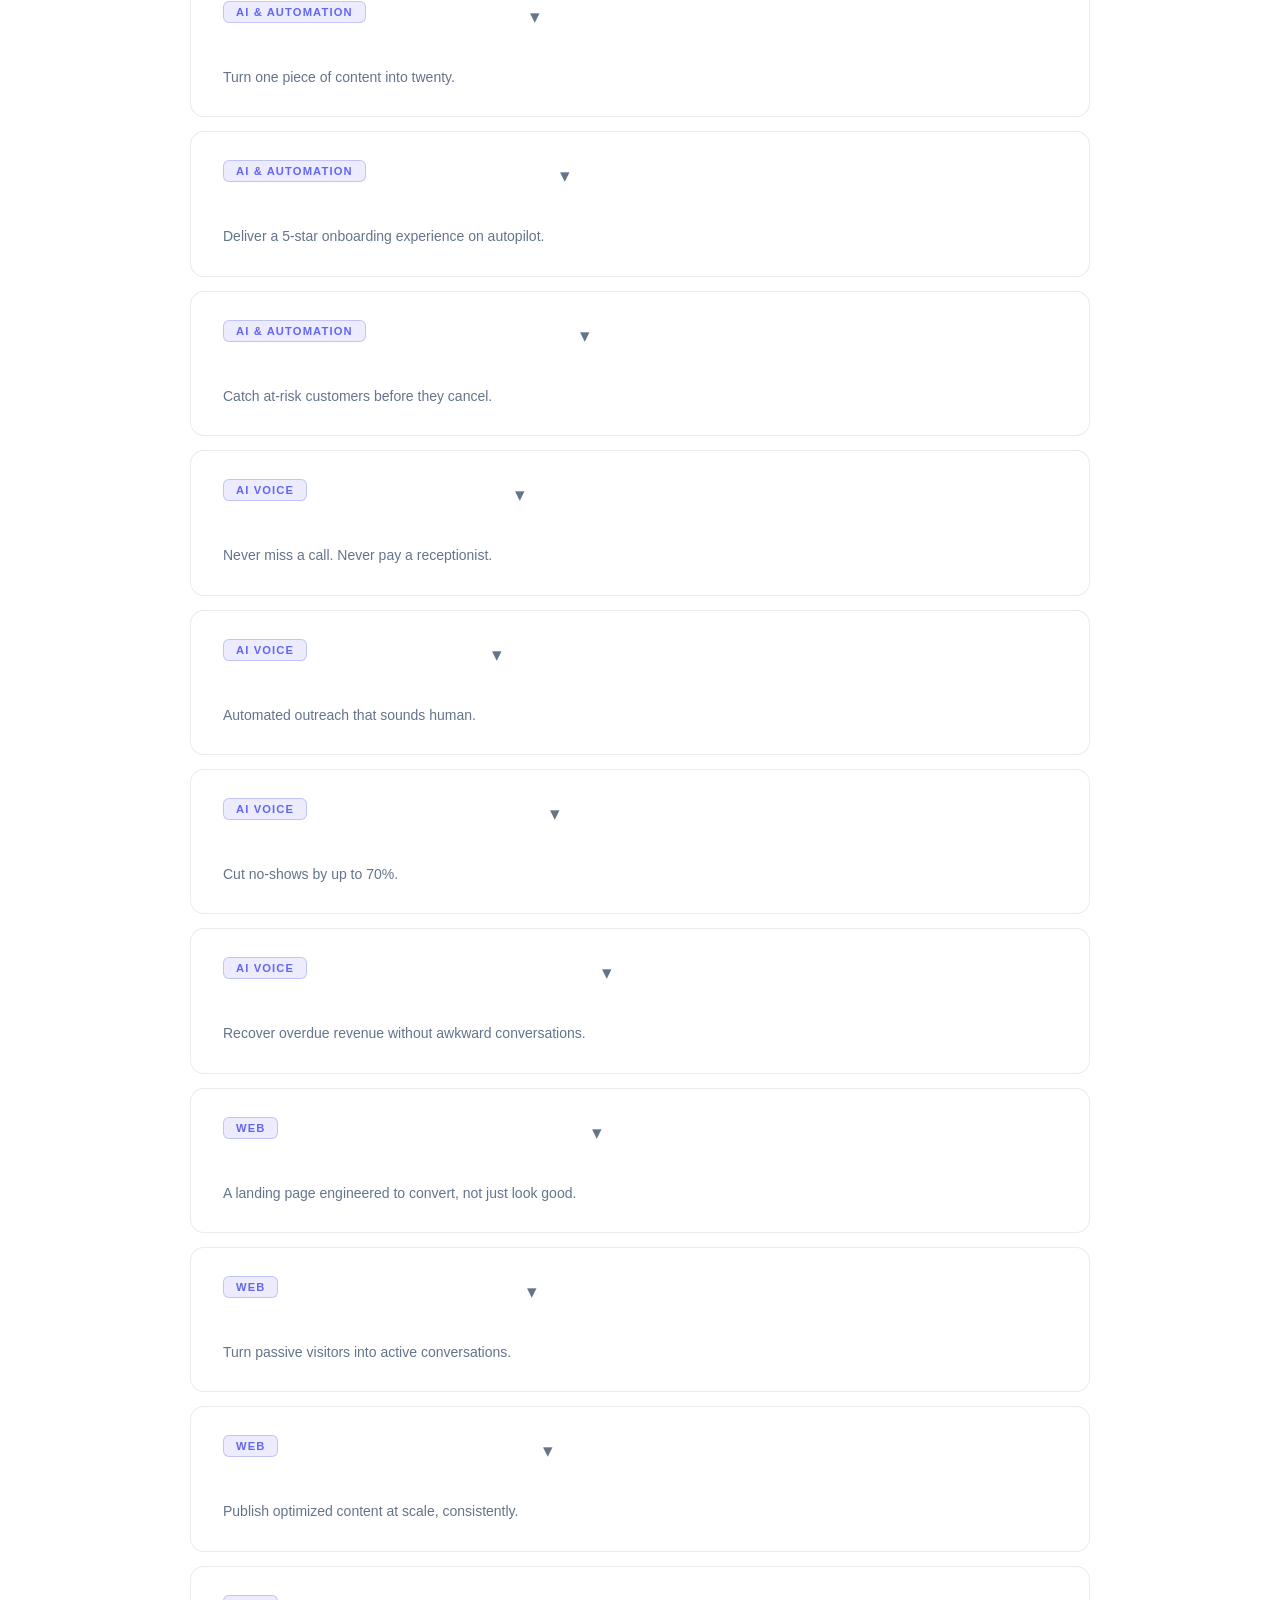
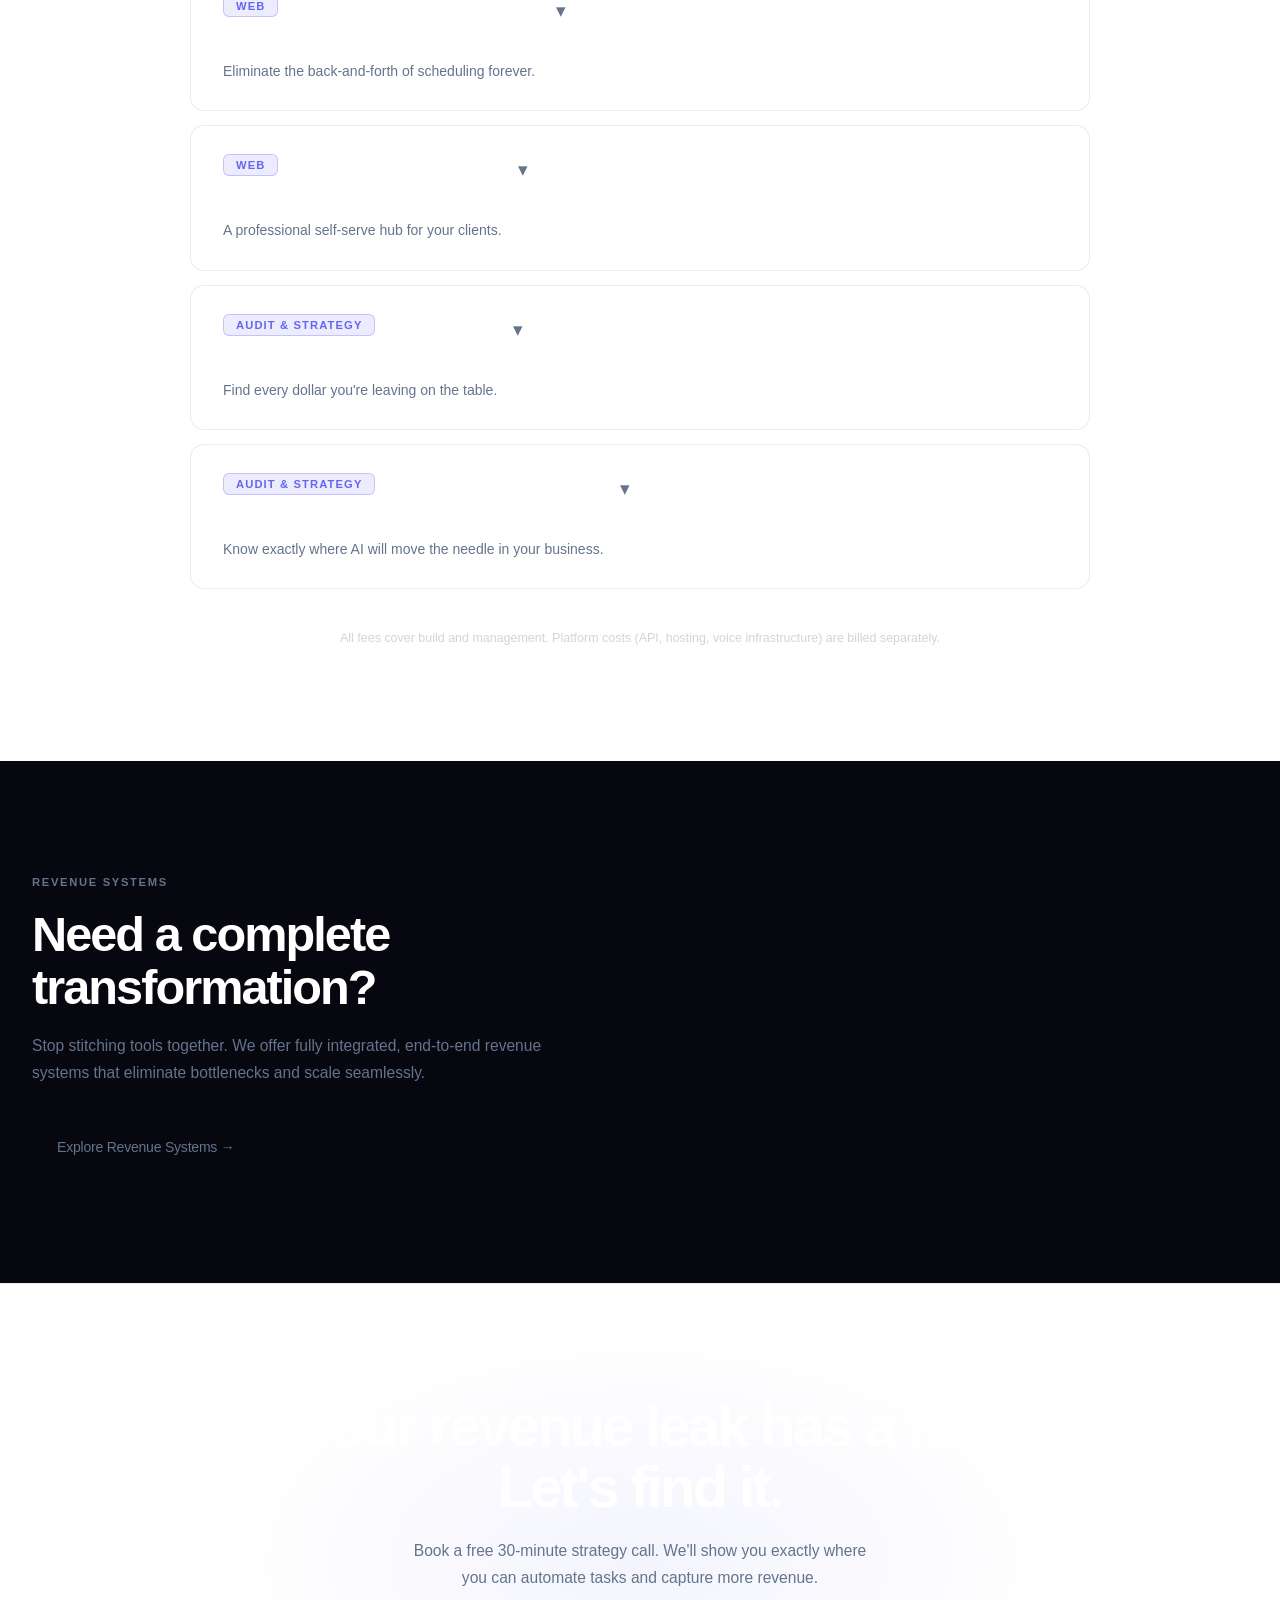
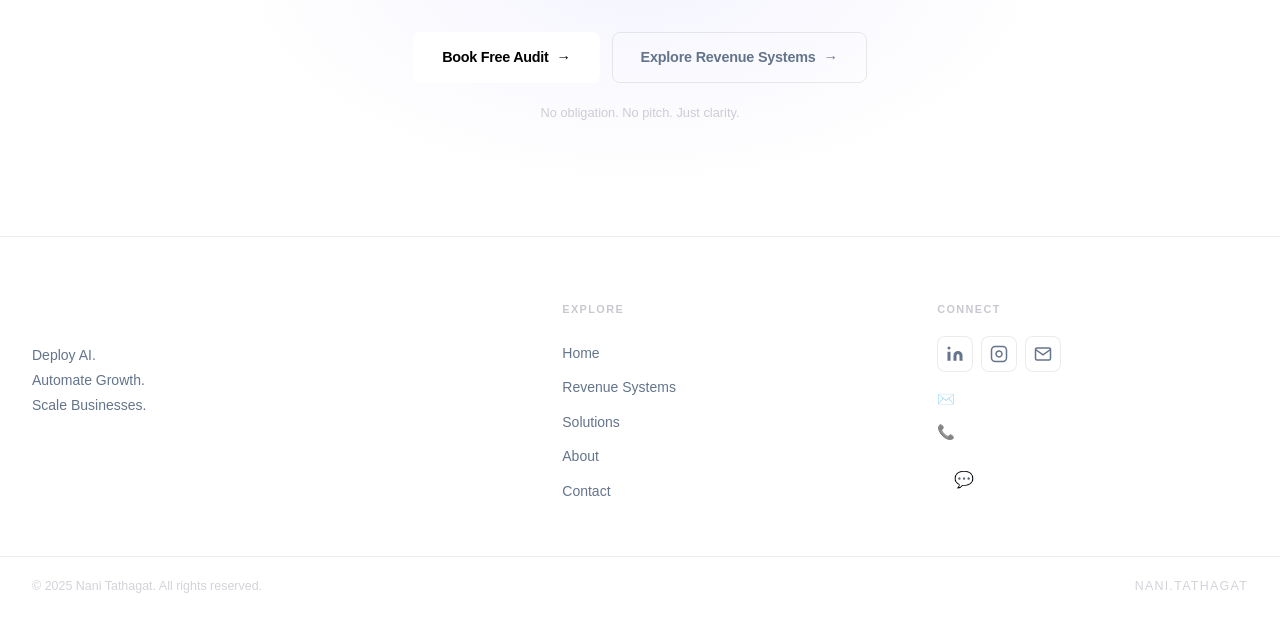
<file: solutions.html>
<!DOCTYPE html>
<html lang="en">

<head>
  <meta charset="UTF-8">
  <meta name="viewport" content="width=device-width, initial-scale=1.0">
  <title>Solutions — nani.tathagat</title>
  <link rel="stylesheet" href="assets/css/style.css">
  <link rel="preconnect" href="https://fonts.googleapis.com">
  <link rel="preconnect" href="https://fonts.gstatic.com" crossorigin>
  <link href="https://fonts.googleapis.com/css2?family=Space+Grotesk:wght@400;500;600;700&family=Manrope:wght@300;400;500;600;700;800&display=swap" rel="stylesheet">
  <style>
    .filter-tabs {
      display: flex;
      align-items: center;
      justify-content: center;
      gap: 10px;
      flex-wrap: wrap;
      margin-bottom: 48px;
    }

    .filter-tab {
      padding: 10px 22px;
      background: rgba(255, 255, 255, 0.05);
      border: 1px solid var(--border);
      border-radius: 100px;
      font-size: 0.85rem;
      font-weight: 600;
      color: var(--muted);
      cursor: pointer;
      transition: all 0.2s;
      white-space: nowrap;
    }

    .filter-tab:hover {
      border-color: var(--border-blue);
      color: #fff;
    }

    .filter-tab.active {
      background: var(--accent2);
      border-color: var(--accent2);
      color: #fff;
    }

    .accordion-list {
      max-width: 900px;
      margin: 0 auto;
      display: flex;
      flex-direction: column;
      gap: 14px;
    }

    .acc-item {
      background: #0e0e18;
      border: 1px solid var(--border);
      border-radius: 14px;
      overflow: hidden;
      transition: border-color 0.3s;
    }

    .acc-item:hover,
    .acc-item.open {
      border-color: rgba(59, 130, 246, 0.25);
    }

    .acc-header {
      width: 100%;
      padding: 28px 32px;
      display: flex;
      flex-direction: column;
      background: none;
      border: none;
      cursor: pointer;
      text-align: left;
      color: #fff;
      font-family: var(--font);
    }

    .acc-top-row {
      display: flex;
      align-items: flex-start;
      justify-content: space-between;
      gap: 16px;
    }

    .acc-meta {
      flex: 1;
    }

    .acc-badge {
      display: inline-flex;
      padding: 4px 12px;
      background: rgba(99, 102, 241, 0.12);
      border: 1px solid rgba(99, 102, 241, 0.3);
      border-radius: 6px;
      font-size: 0.7rem;
      font-weight: 700;
      letter-spacing: 0.1em;
      color: var(--accent2);
      margin-bottom: 12px;
    }

    .acc-title {
      font-size: 1.25rem;
      font-weight: 800;
      margin-bottom: 8px;
      letter-spacing: -0.02em;
    }

    .acc-desc {
      font-size: 0.875rem;
      color: var(--muted);
      line-height: 1.6;
    }

    .acc-arrow {
      flex-shrink: 0;
      color: var(--muted);
      transition: transform 0.35s, color 0.2s;
      margin-top: 4px;
      font-size: 1.2rem;
    }

    .acc-item.open .acc-arrow {
      transform: rotate(180deg);
      color: var(--accent);
    }

    .acc-body {
      max-height: 0;
      overflow: hidden;
      transition: max-height 0.45s ease, padding 0.3s;
    }

    .acc-item.open .acc-body {
      max-height: 800px;
      padding-bottom: 32px;
    }

    .acc-body-inner {
      padding: 0 32px;
    }

    .acc-body-inner p {
      font-size: 0.9rem;
      color: var(--muted);
      line-height: 1.7;
      margin-bottom: 20px;
    }

    .acc-features-label {
      font-size: 0.7rem;
      font-weight: 700;
      letter-spacing: 0.14em;
      color: var(--muted);
      margin-bottom: 14px;
    }

    .acc-features {
      display: flex;
      flex-direction: column;
      gap: 10px;
      margin-bottom: 24px;
    }

    .acc-features li {
      display: flex;
      align-items: center;
      gap: 10px;
      font-size: 0.9rem;
      color: rgba(255, 255, 255, 0.85);
    }

    .acc-features li::before {
      content: '✦';
      color: var(--accent);
      font-size: 0.6rem;
      flex-shrink: 0;
    }

    .acc-footer {
      display: flex;
      align-items: center;
      justify-content: space-between;
      flex-wrap: wrap;
      gap: 16px;
      padding-top: 20px;
      border-top: 1px solid var(--border);
    }

    .acc-price {
      font-size: 1rem;
      color: var(--muted);
      font-weight: 500;
    }

    .acc-price span {
      font-size: 1.4rem;
      font-weight: 900;
      color: var(--accent2);
    }

    .acc-price-custom {
      font-size: 1.2rem;
      font-weight: 800;
      color: var(--accent2);
    }

    .revenue-cta-section {
      background: #070710;
      border-top: 1px solid var(--border);
    }

    .revenue-cta-section .section-eyebrow {
      text-align: left;
    }

    .revenue-cta-section .section-heading {
      text-align: left;
      max-width: 600px;
    }

    @media(max-width:600px) {
      .acc-header {
        padding: 22px 20px;
      }

      .acc-body-inner {
        padding: 0 20px;
      }

      .acc-footer {
        flex-direction: column;
        align-items: flex-start;
      }
    }
  </style>
</head>

<body>

  <!-- NAVBAR -->
  <nav class="navbar" id="navbar">
    <div class="nav-container">
      <a href="#" class="nav-logo">nani.tathag<span class="logo-o">at</span></a>
      <ul class="nav-links">
        <li><a href="index.html" class="nav-link">Home</a></li>
        <li><a href="revenue-systems.html" class="nav-link">Revenue Systems</a></li>
        <li><a href="solutions.html" class="nav-link">Solutions</a></li>
        <li><a href="about.html" class="nav-link">About</a></li>
        <li><a href="contact.html" class="nav-link">Contact</a></li>
      </ul>
      <div class="nav-right">
        <button class="theme-toggle" id="themeToggle" aria-label="Toggle theme">
          <svg width="18" height="18" viewBox="0 0 24 24" fill="none" stroke="currentColor" stroke-width="2">
            <circle cx="12" cy="12" r="4" />
            <path
              d="M12 2v2M12 20v2M4.93 4.93l1.41 1.41M17.66 17.66l1.41 1.41M2 12h2M20 12h2M6.34 17.66l-1.41 1.41M19.07 4.93l-1.41 1.41" />
          </svg>
        </button>
        <a href="contact.html" class="btn-audit-nav">Book Free Audit</a>
        <button class="hamburger" id="hamburger" aria-label="Menu">
          <span></span><span></span><span></span>
        </button>
      </div>
    </div>
    <div class="mobile-menu" id="mobileMenu">
      <a href="index.html" class="mobile-link">Home</a>
      <a href="revenue-systems.html" class="mobile-link">Revenue Systems</a>
      <a href="solutions.html" class="mobile-link">Solutions</a>
      <a href="about.html" class="mobile-link">About</a>
      <a href="contact.html" class="mobile-link">Contact</a>
    </div>
  </nav>

  <!-- ── Hero ──────────────────────────────────────────────────────────────── -->
  <section class="hero" style="min-height:70vh;">
    <div class="hero-grid-bg"></div>
    <div class="floating-orb orb1"></div>
    <div class="floating-orb orb2"></div>
    <div class="floating-orb orb3"></div>
    <div class="hero-container" style="grid-template-columns:1fr;text-align:center;padding:100px 32px 80px;">
      <div>
        <p class="section-eyebrow reveal-up" style="--delay:0s;">— SOLUTIONS —</p>
        <h1 class="hero-heading reveal-up" style="--delay:0.1s;text-align:center;max-width:800px;margin:0 auto 20px;">
          Drop-in solutions for<br><span class="gradient-text">immediate ROI.</span>
        </h1>
        <p class="hero-sub reveal-up" style="--delay:0.2s;text-align:center;max-width:580px;margin:0 auto 36px;">
          19 standalone solutions. Each one targets one specific business bottleneck and solves it completely. Starting
          from $179.
        </p>
        <div class="hero-btns reveal-up" style="--delay:0.3s;justify-content:center;">
          <a href="contact.html" class="btn-primary btn-large">Book Free Audit <span class="btn-arrow">→</span></a>
        </div>
      </div>
    </div>
  </section>

  <!-- ── Solutions Section ─────────────────────────────────────────────────── -->
  <section class="solutions-section">
    <div class="section-container" style="padding-top:60px;">

      <!-- Filter Tabs -->
      <div class="filter-tabs reveal-up" style="--delay:0s;">
        <button class="filter-tab active" data-filter="all">All</button>
        <button class="filter-tab" data-filter="ai-automation">AI &amp; Automation</button>
        <button class="filter-tab" data-filter="ai-voice">AI Voice</button>
        <button class="filter-tab" data-filter="web">Web</button>
        <button class="filter-tab" data-filter="audit-strategy">Audit &amp; Strategy</button>
      </div>

      <!-- Accordion List — populated by solutions.js -->
      <div class="accordion-list"></div>

      <p class="pricing-note reveal-up" style="--delay:0.1s;margin-top:40px;">
        All fees cover build and management. Platform costs (API, hosting, voice infrastructure) are billed separately.
      </p>

    </div>
  </section>

  <!-- ── Revenue CTA ───────────────────────────────────────────────────────── -->
  <section class="revenue-cta-section">
    <div class="section-container">
      <div style="max-width:680px;">
        <p class="section-eyebrow reveal-left" style="--delay:0s;text-align:left;">REVENUE SYSTEMS</p>
        <h2 class="section-heading reveal-left" style="--delay:0.1s;text-align:left;max-width:600px;">Need a complete
          transformation?</h2>
        <p class="section-sub reveal-left" style="--delay:0.2s;text-align:left;margin:0 0 36px;">
          Stop stitching tools together. We offer fully integrated, end-to-end revenue systems that eliminate
          bottlenecks and scale seamlessly.
        </p>
        <a href="revenue-systems.html" class="btn-secondary reveal-left" style="--delay:0.3s;">Explore Revenue Systems
          →</a>
      </div>
    </div>
  </section>

  <!-- ── Final CTA ─────────────────────────────────────────────────────────── -->
  <section class="cta-section">
    <div class="cta-orb"></div>
    <div class="section-container">
      <div class="cta-inner">
        <h2 class="cta-heading reveal-up" style="--delay:0s;">Your revenue leak has a fix.<br>Let's find it.</h2>
        <p class="cta-sub reveal-up" style="--delay:0.1s;">Book a free 30-minute strategy call. We'll show you exactly
          where you can automate tasks and capture more revenue.</p>
        <div class="cta-btns reveal-up" style="--delay:0.2s;">
          <a href="contact.html" class="btn-cta-primary">Book Free Audit <span class="btn-arrow">→</span></a>
          <a href="revenue-systems.html" class="btn-cta-secondary">Explore Revenue Systems <span
              class="btn-arrow">→</span></a>
        </div>
        <p class="cta-note reveal-up" style="--delay:0.3s;">No obligation. No pitch. Just clarity.</p>
      </div>
    </div>
  </section>

  <!-- ── Footer ────────────────────────────────────────────────────────────── -->
  <footer class="footer">
    <div class="footer-top">
      <div>
        <p class="footer-logo">nani.tathagat</p>
        <p class="footer-tagline">Deploy AI.<br>Automate Growth.<br>Scale Businesses.</p>
      </div>
      <div>
        <p class="footer-nav-label">EXPLORE</p>
        <nav class="footer-nav">
          <a href="index.html">Home</a>
          <a href="revenue-systems.html">Revenue Systems</a>
          <a href="solutions.html">Solutions</a>
          <a href="about.html">About</a>
          <a href="contact.html">Contact</a>
        </nav>
      </div>
      <div class="footer-connect">
        <div class="footer-nav-label">CONNECT</div>
        <div class="footer-social">
          <a href="https://www.linkedin.com/in/nani-tathagat-158829404/" class="social-btn" aria-label="LinkedIn">
            <svg width="18" height="18" fill="currentColor" viewBox="0 0 24 24">
              <path d="M16 8a6 6 0 0 1 6 6v7h-4v-7a2 2 0 0 0-2-2 2 2 0 0 0-2 2v7h-4v-7a6 6 0 0 1 6-6z" />
              <rect x="2" y="9" width="4" height="12" />
              <circle cx="4" cy="4" r="2" />
            </svg>
          </a>
          <a href="https://www.instagram.com/nanl.tathagat" class="social-btn" aria-label="Instagram">
            <svg width="18" height="18" fill="none" stroke="currentColor" stroke-width="2" viewBox="0 0 24 24">
              <rect x="2" y="2" width="20" height="20" rx="5" ry="5" />
              <path d="M16 11.37A4 4 0 1 1 12.63 8 4 4 0 0 1 16 11.37z" />
              <line x1="17.5" y1="6.5" x2="17.51" y2="6.5" />
            </svg>
          </a>
          <a href="mailto:allabasha.in@gmail.com" class="social-btn" aria-label="Email">
            <svg width="18" height="18" fill="none" stroke="currentColor" stroke-width="2" viewBox="0 0 24 24">
              <path d="M4 4h16c1.1 0 2 .9 2 2v12c0 1.1-.9 2-2 2H4c-1.1 0-2-.9-2-2V6c0-1.1.9-2 2-2z" />
              <polyline points="22,6 12,13 2,6" />
            </svg>
          </a>
        </div>
        <p class="footer-email">
          ✉️ allabasha.in@gmail.com
        </p>

        <p class="footer-phone">
          <a href="tel:+918885607601">
            📞 +91 8885607601
          </a>
        </p>

        <a href="https://wa.me/6303310449" target="_blank" class="footer-whatsapp">
          💬 Chat on WhatsApp
        </a>
      </div>
    </div>
    <div class="footer-bottom">
      <p>© 2025 Nani Tathagat. All rights reserved.</p>
      <p class="footer-bottom-right">NANI.TATHAGAT</p>
    </div>
  </footer>

  <!-- ── Scripts ───────────────────────────────────────────────────────────── -->
  <script>
    (function () {
      // Navbar scroll
      const navbar = document.getElementById("navbar");
      window.addEventListener("scroll", () => {
        navbar.classList.toggle("scrolled", window.scrollY > 20);
      });

      // Hamburger
      const hamburger = document.getElementById("hamburger");
      const mobileMenu = document.getElementById("mobileMenu");
      hamburger.addEventListener("click", () => {
        mobileMenu.classList.toggle("open");
      });

      // Scroll reveal
      const observer = new IntersectionObserver(
        (entries) => {
          entries.forEach((e) => {
            if (e.isIntersecting) e.target.classList.add("revealed");
          });
        },
        { threshold: 0.12 }
      );
      document.querySelectorAll(".reveal-up,.reveal-left,.reveal-right").forEach((el) =>
        observer.observe(el)
      );
    })();

    /* THEME TOGGLE */

const themeToggle =
document.getElementById("themeToggle");

if(themeToggle){

    const savedTheme =
    localStorage.getItem("theme");

    if(savedTheme){
        document.documentElement.setAttribute(
            "data-theme",
            savedTheme
        );
    }

    updateThemeIcon();

    themeToggle.addEventListener(
        "click",
        () => {

            const current =
            document.documentElement.getAttribute(
                "data-theme"
            );

            const newTheme =
            current === "light"
            ? "dark"
            : "light";

            document.documentElement.setAttribute(
                "data-theme",
                newTheme
            );

            localStorage.setItem(
                "theme",
                newTheme
            );

            updateThemeIcon();
        }
    );

    function updateThemeIcon(){

        const current =
        document.documentElement.getAttribute(
            "data-theme"
        );

        themeToggle.innerHTML =
        current === "light"
        ? "☀️"
        : "🌙";
    }

    if(!localStorage.getItem("theme")){

    const prefersDark =
    window.matchMedia(
      "(prefers-color-scheme: dark)"
    ).matches;

    document.documentElement.setAttribute(
      "data-theme",
      prefersDark
      ? "dark"
      : "light"
    );
}
}
  </script>

  <!-- solutions.js is type="module" so it can import solutionsData.js -->
  <script type="module" src="js/solutions.js"></script>
  
  <!-- <script src="js/animations.js"></script> -->

</body>

</html>
</file>
<file: assets/css/style.css>
/* ===== RESET & BASE ===== */
*,
*::before,
*::after {
  box-sizing: border-box;
  margin: 0;
  padding: 0;
}

@import url('https://fonts.googleapis.com/css2?family=Syne:wght@400;500;600;700;800&family=DM+Sans:ital,opsz,wght@0,9..40,300;0,9..40,400;0,9..40,500;0,9..40,600;1,9..40,400&display=swap');

:root {
  --bg: #050508;
  --bg-card: #08080f;
  --bg-card2: #0d0d16;
  --accent: #6366F1;
  --accent2: #6366f1;
  --accent-rgb: 99, 102, 241;
  --text: #FFFFFF;
  --muted: #8b8b9e;
  --muted-bright: #a1a1b4;
  --border: rgba(255, 255, 255, 0.065);
  --border-blue: rgba(99, 102, 241, 0.2);
  --glow: rgba(99, 102, 241, 0.06);
  --font: 'DM Sans', -apple-system, BlinkMacSystemFont, 'Segoe UI', sans-serif;
  --font-display: 'Syne', var(--font);
  --radius-sm: 8px;
  --radius-md: 12px;
  --radius-lg: 16px;
  --shadow-card: 0 1px 2px rgba(0, 0, 0, 0.5), 0 8px 32px rgba(0, 0, 0, 0.35), inset 0 1px 0 rgba(255, 255, 255, 0.04);
  --shadow-hover: 0 2px 8px rgba(0, 0, 0, 0.6), 0 20px 48px rgba(0, 0, 0, 0.45), 0 0 0 1px rgba(99, 102, 241, 0.08), inset 0 1px 0 rgba(255, 255, 255, 0.06);
  --transition: 0.22s cubic-bezier(0.4, 0, 0.2, 1);
  --transition-spring: 0.4s cubic-bezier(0.34, 1.56, 0.64, 1);
}

html {
  scroll-behavior: smooth;
  font-size: 16px;
}

body {
  background: var(--bg);
  color: var(--text);
  font-family: var(--font);
  line-height: 1.6;
  overflow-x: hidden;
  -webkit-font-smoothing: antialiased;
  -moz-osx-font-smoothing: grayscale;
  transition:
    background-color .3s ease,
    color .3s ease;
}

a {
  text-decoration: none;
  color: inherit;
}

ul {
  list-style: none;
}

/* ===== SCROLLBAR ===== */
::-webkit-scrollbar {
  width: 3px;
}

::-webkit-scrollbar-track {
  background: transparent;
}

::-webkit-scrollbar-thumb {
  background: rgba(99, 102, 241, 0.18);
  border-radius: 2px;
}

::-webkit-scrollbar-thumb:hover {
  background: rgba(99, 102, 241, 0.3);
}

/* ===== NOISE TEXTURE OVERLAY ===== */
body::before {
  content: '';
  position: fixed;
  inset: 0;
  z-index: 9999;
  pointer-events: none;
  background-image: url("data:image/svg+xml,%3Csvg viewBox='0 0 256 256' xmlns='http://www.w3.org/2000/svg'%3E%3Cfilter id='noise'%3E%3CfeTurbulence type='fractalNoise' baseFrequency='0.9' numOctaves='4' stitchTiles='stitch'/%3E%3C/filter%3E%3Crect width='100%25' height='100%25' filter='url(%23noise)' opacity='0.03'/%3E%3C/svg%3E");
  opacity: 0.4;
}

/* ===== NAVBAR ===== */
.navbar {
  position: fixed;
  top: 0;
  left: 0;
  right: 0;
  z-index: 1000;
  height: 76px;
  background: rgba(5, 5, 8, 0.6);
  backdrop-filter: blur(28px) saturate(1.6);
  -webkit-backdrop-filter: blur(28px) saturate(1.6);
  border-bottom: 1px solid var(--border);
  transition: background var(--transition), border-color var(--transition), box-shadow var(--transition);
  [data-theme="light"] .navbar {
  background: rgba(255,255,255,.85);
  border-bottom: 1px solid rgba(0,0,0,.08);
}

[data-theme="light"] .navbar.scrolled {
  background: rgba(255,255,255,.95);
}
}

.navbar.scrolled {
  background: rgba(5, 5, 8, 0.92);
  border-bottom-color: rgba(255, 255, 255, 0.09);
  box-shadow: 0 1px 0 rgba(255, 255, 255, 0.04), 0 4px 24px rgba(0, 0, 0, 0.4);
}

.nav-container {
  max-width: 1280px;
  margin: 0 auto;
  height: 100%;
  padding: 0 32px;
  display: flex;
  align-items: center;
  gap: 0;
}

.nav-logo {
  font-family: var(--font-display);
  font-size: 1.18rem;
  font-weight: 700;
  letter-spacing: -0.03em;
  color: #fff;
  flex-shrink: 0;
  transition: opacity var(--transition);
}

.nav-logo:hover {
  opacity: 0.8;
}

.logo-o {
  color: var(--accent2);
}

.nav-links {
  display: flex;
  align-items: center;
  gap: 2px;
  margin: 0 auto;
}

.nav-link {
  font-size: 0.99rem;
  font-weight: 500;
  color: var(--muted);
  position: relative;
  padding: 7px 15px;
  border-radius: var(--radius-sm);
  transition: color var(--transition), background var(--transition);
  letter-spacing: -0.005em;
}

.nav-link::after {
  content: '';
  position: absolute;
  bottom: -1px;
  left: 15px;
  right: 15px;
  height: 1px;
  background: rgba(255, 255, 255, 0.5);
  transform: scaleX(0);
  transform-origin: center;
  transition: transform 0.25s cubic-bezier(0.4, 0, 0.2, 1);
}

.nav-link:hover,
.nav-link.active {
  color: #fff;
}

.nav-link:hover {
  background: rgba(255, 255, 255, 0.048);
}

.nav-link.active::after,
.nav-link:hover::after {
  transform: scaleX(1);
}

.nav-right {
  display: flex;
  align-items: center;
  gap: 10px;
  flex-shrink: 0;
}

.theme-toggle {
  width: 34px;
  height: 34px;
  background: transparent;
  border: 1px solid var(--border);
  border-radius: var(--radius-sm);
  display: flex;
  align-items: center;
  justify-content: center;
  cursor: pointer;
  color: var(--muted);
  transition: all var(--transition);
}

.theme-toggle:hover {
  background: rgba(255, 255, 255, 0.05);
  color: #fff;
  border-color: rgba(255, 255, 255, 0.14);
}

.btn-audit-nav {
  padding: 7px 18px;
  background: #fff;
  color: #000;
  border-radius: var(--radius-sm);
  font-size: 0.82rem;
  font-weight: 600;
  letter-spacing: -0.02em;
  transition: all var(--transition);
  border: 1px solid rgba(255, 255, 255, 0.9);
  position: relative;
  overflow: hidden;
}

.btn-audit-nav::before {
  content: '';
  position: absolute;
  inset: 0;
  background: rgba(0, 0, 0, 0.06);
  opacity: 0;
  transition: opacity var(--transition);
}

.btn-audit-nav:hover {
  background: rgba(255, 255, 255, 0.92);
}

.btn-audit-nav:hover::before {
  opacity: 1;
}

.hamburger {
  display: none;
  flex-direction: column;
  gap: 5px;
  cursor: pointer;
  background: none;
  border: none;
  padding: 4px;
}

.hamburger span {
  display: block;
  width: 20px;
  height: 1.5px;
  background: rgba(255, 255, 255, 0.65);
  border-radius: 1px;
  transition: all 0.25s;
}

.mobile-menu {
    position: fixed;
    top: 76px;
    left: 0;
    width: 100%;
    height: calc(100vh - 76px);

    background: rgba(5,5,8,0.98);
    backdrop-filter: blur(25px);

    display: flex;
    flex-direction: column;

    padding: 40px 30px;

    transform: translateX(100%);
    transition: transform 0.4s ease;

    z-index: 999;
}

.mobile-menu.open {
    transform: translateX(0);
}
body.menu-open {
    overflow: hidden;
}

.mobile-link {
  padding: 11px 0;
  font-size: 0.95rem;
  font-weight: 500;
  color: var(--muted);
  border-bottom: 1px solid var(--border);
  transition: color var(--transition);
}

.mobile-link:hover {
  color: #fff;
}

/* ===== HERO ===== */
.hero {
  min-height: 100vh;
  display: flex;
  align-items: center;
  position: relative;
  overflow: hidden;
  padding-top: 76px;
  background: var(--bg);
}

.hero-grid-bg {
  position: absolute;
  inset: 0;
  background-image:
    linear-gradient(rgba(99, 102, 241, 0.04) 1px, transparent 1px),
    linear-gradient(90deg, rgba(99, 102, 241, 0.04) 1px, transparent 1px);
  background-size: 64px 64px;
  mask-image: radial-gradient(ellipse 80% 75% at 50% 40%, black 10%, transparent 72%);
  -webkit-mask-image: radial-gradient(ellipse 80% 75% at 50% 40%, black 10%, transparent 72%);
  animation: gridShift 20s ease-in-out infinite;
}

@keyframes gridShift {

  0%,
  100% {
    background-position: 0 0;
    opacity: 1;
  }

  50% {
    background-position: 4px 4px;
    opacity: 0.7;
  }
}

.floating-orb {
  position: absolute;
  border-radius: 50%;
  filter: blur(110px);
  opacity: 0.08;
  pointer-events: none;
  animation: floatOrb 12s ease-in-out infinite;
  will-change: transform;
}

.orb1 {
  width: 600px;
  height: 600px;
  background: radial-gradient(circle, #818cf8, #6366f1);
  top: -15%;
  left: -12%;
  animation-delay: 0s;
}

.orb2 {
  width: 650px;
  height: 650px;
  background: radial-gradient(circle, #818cf8, #6366f1);
  top: -10%;
  right: -5%;
  animation-delay: -5s;
  opacity: 0.06;
}

.orb3 {
  width: 350px;
  height: 350px;
  background: radial-gradient(circle, #6366f1, #4f46e5);
  bottom: 0%;
  left: 32%;
  animation-delay: -10s;
}

@keyframes floatOrb {

  0%,
  100% {
    transform: translateY(0px) scale(1);
  }

  33% {
    transform: translateY(-20px) scale(1.02);
  }

  66% {
    transform: translateY(12px) scale(0.98);
  }
}

.hero-container {
  max-width: 1360px;
  margin: 0 auto;
  padding: 64px 48px 64px 56px;
  display: grid;
  grid-template-columns: 45fr 55fr;
  align-items: center;
  gap: 32px;
  width: 100%;
}

.hero-label {
  display: inline-flex;
  align-items: center;
  gap: 8px;
  font-size: 0.7rem;
  font-weight: 600;
  letter-spacing: 0.13em;
  color: var(--muted);
  margin-bottom: 28px;
  padding: 6px 14px 6px 8px;
  background: rgba(255, 255, 255, 0.03);
  border: 1px solid rgba(255, 255, 255, 0.08);
  border-radius: 100px;
  width: fit-content;
  backdrop-filter: blur(8px);
}

.label-dot {
  width: 6px;
  height: 6px;
  border-radius: 50%;
  background: #22c55e;
  flex-shrink: 0;
  animation: pulse 2.5s ease-in-out infinite;
  box-shadow: 0 0 6px rgba(34, 197, 94, 0.5);
}

@keyframes pulse {

  0%,
  100% {
    opacity: 1;
    box-shadow: 0 0 0 0 rgba(34, 197, 94, 0.4), 0 0 6px rgba(34, 197, 94, 0.5);
  }

  50% {
    opacity: 0.8;
    box-shadow: 0 0 0 5px rgba(34, 197, 94, 0), 0 0 10px rgba(34, 197, 94, 0.3);
  }
}

.hero-heading {
  font-family: var(--font-display);
  font-size: clamp(2.7rem, 5vw, 4.4rem);
  font-weight: 800;
  line-height: 1.05;
  letter-spacing: -0.04em;
  margin-bottom: 24px;
  color: #fff;
}

.gradient-text {
  background: linear-gradient(135deg, #e0e7ff 0%, #a5b4fc 35%, #c7d2fe 65%, #f0f0ff 100%);
  background-size: 300%;
  -webkit-background-clip: text;
  -webkit-text-fill-color: transparent;
  background-clip: text;
  animation: shimmer 8s linear infinite;
}

@keyframes shimmer {
  0% {
    background-position: 0% 50%;
  }

  100% {
    background-position: 300% 50%;
  }
}

.hero-sub {
  font-size: 1.025rem;
  color: var(--muted);
  line-height: 1.72;
  margin-bottom: 36px;
  max-width: 480px;
  font-weight: 400;
}

.hero-btns {
  display: flex;
  gap: 12px;
  flex-wrap: wrap;
}

/* Hero trust strip */
.hero-meta {
  display: flex;
  align-items: center;
  gap: 20px;
  margin-top: 28px;
  flex-wrap: wrap;
}

.hero-meta-divider {
  width: 1px;
  height: 28px;
  background: rgba(255, 255, 255, 0.08);
  flex-shrink: 0;
}

.hero-stat {
  display: flex;
  flex-direction: column;
  gap: 1px;
}

.hero-stat-value {
  font-family: var(--font-display);
  font-size: 1.1rem;
  font-weight: 700;
  color: #fff;
  letter-spacing: -0.03em;
  line-height: 1;
}

.hero-stat-label {
  font-size: 0.68rem;
  font-weight: 500;
  color: var(--muted);
  letter-spacing: 0.04em;
  text-transform: uppercase;
}

/* Diagram status chips */
.diagram-chips {
  position: absolute;
  top: 6%;
  right: -2%;
  display: flex;
  flex-direction: column;
  gap: 8px;
  z-index: 5;
  pointer-events: none;
}

.diagram-chip {
  display: flex;
  align-items: center;
  gap: 7px;
  padding: 6px 12px 6px 8px;
  background: rgba(8, 8, 16, 0.88);
  border: 1px solid rgba(99, 102, 241, 0.16);
  border-radius: 100px;
  backdrop-filter: blur(12px);
  white-space: nowrap;
}

.diagram-chip-dot {
  width: 5px;
  height: 5px;
  border-radius: 50%;
  background: #22c55e;
  flex-shrink: 0;
  animation: pulse 2.5s ease-in-out infinite;
  box-shadow: 0 0 5px rgba(34, 197, 94, 0.5);
}

.diagram-chip-dot.orange {
  background: #f59e0b;
  box-shadow: 0 0 5px rgba(245, 158, 11, 0.5);
  animation-delay: -1.2s;
}

.diagram-chip span {
  font-size: 0.65rem;
  font-weight: 600;
  color: rgba(255, 255, 255, 0.6);
  letter-spacing: 0.06em;
  text-transform: uppercase;
}


/* ===== BUTTONS ===== */
.btn-primary {
  display: inline-flex;
  align-items: center;
  gap: 8px;
  padding: 12px 24px;
  background: #fff;
  color: #000;
  border-radius: var(--radius-sm);
  font-weight: 600;
  font-size: 0.875rem;
  transition: all 0.25s cubic-bezier(0.4, 0, 0.2, 1);
  border: 1px solid rgba(255, 255, 255, 0.9);
  letter-spacing: -0.02em;
  position: relative;
  overflow: hidden;
}

.btn-primary::after {
  content: '';
  position: absolute;
  inset: 0;
  background: linear-gradient(135deg, rgba(255, 255, 255, 0.15) 0%, transparent 60%);
  opacity: 0;
  transition: opacity 0.25s;
}

.btn-primary:hover {
  background: rgba(255, 255, 255, 0.92);
  transform: translateY(-2px);
  box-shadow: 0 6px 24px rgba(0, 0, 0, 0.35), 0 0 0 1px rgba(255, 255, 255, 0.15);
}

.btn-primary:hover::after {
  opacity: 1;
}

.btn-primary:active {
  transform: translateY(0) scale(0.97);
}

.btn-arrow {
  font-size: 0.9rem;
  transition: transform 0.25s cubic-bezier(0.34, 1.56, 0.64, 1);
  display: inline-block;
}

.btn-primary:hover .btn-arrow {
  transform: translateX(4px);
}

.btn-secondary {
  display: inline-flex;
  align-items: center;
  padding: 12px 24px;
  background: transparent;
  color: var(--muted);
  border: 1px solid var(--border);
  border-radius: var(--radius-sm);
  font-weight: 500;
  font-size: 0.875rem;
  transition: all 0.25s cubic-bezier(0.4, 0, 0.2, 1);
  letter-spacing: -0.015em;
}

.btn-secondary:hover {
  border-color: rgba(255, 255, 255, 0.18);
  color: #fff;
  background: rgba(255, 255, 255, 0.04);
  transform: translateY(-2px);
  box-shadow: 0 4px 16px rgba(0, 0, 0, 0.25);
}

/*  ===========new code start === */

/*====================================
      CORE VARS — matches your site exactly
    =====================================*/
*,
*::before,
*::after {
  box-sizing: border-box;
  margin: 0;
  padding: 0;
}

:root {
  --bg: #050508;
  --bg-card: #08080f;
  --accent: #6366F1;
  --accent-rgb: 99, 102, 241;
  --text: #FFFFFF;
  --muted: #8b8b9e;
  --border: rgba(255, 255, 255, 0.065);
  --font: 'DM Sans', sans-serif;
  --font-display: 'Syne', var(--font);
}

html,
body {
  background: var(--bg);
  color: var(--text);
  font-family: var(--font);
  overflow-x: hidden;
}

/*====================================
      PREVIEW SHELL (remove in production)
    =====================================*/
.preview-label {
  text-align: center;
  padding: 12px;
  font-size: 0.7rem;
  letter-spacing: 0.12em;
  color: rgba(99, 102, 241, 0.5);
  border-bottom: 1px solid rgba(99, 102, 241, 0.1);
  font-family: var(--font-display);
}

/*====================================
      HERO SECTION
    =====================================*/
.hero {
  min-height: 100vh;
  display: flex;
  align-items: center;
  position: relative;
  overflow: hidden;
  padding-top: 76px;
  background: var(--bg);
}

/* Grid background */
.hero-grid-bg {
  position: absolute;
  inset: 0;
  background-image:
    linear-gradient(rgba(99, 102, 241, 0.04) 1px, transparent 1px),
    linear-gradient(90deg, rgba(99, 102, 241, 0.04) 1px, transparent 1px);
  background-size: 64px 64px;
  mask-image: radial-gradient(ellipse 80% 75% at 50% 40%, black 10%, transparent 72%);
  -webkit-mask-image: radial-gradient(ellipse 80% 75% at 50% 40%, black 10%, transparent 72%);
  animation: gridShift 20s ease-in-out infinite;
}

@keyframes gridShift {

  0%,
  100% {
    background-position: 0 0;
    opacity: 1;
  }

  50% {
    background-position: 4px 4px;
    opacity: 0.7;
  }
}

/* Ambient orbs */
.floating-orb {
  position: absolute;
  border-radius: 50%;
  filter: blur(110px);
  pointer-events: none;
  animation: floatOrb 12s ease-in-out infinite;
}

.orb1 {
  width: 600px;
  height: 600px;
  background: radial-gradient(circle, #818cf8, #6366f1);
  top: -15%;
  left: -12%;
  opacity: 0.07;
  animation-delay: 0s;
}

.orb2 {
  width: 650px;
  height: 650px;
  background: radial-gradient(circle, #818cf8, #6366f1);
  top: -10%;
  right: -5%;
  opacity: 0.05;
  animation-delay: -5s;
}

.orb3 {
  width: 350px;
  height: 350px;
  background: radial-gradient(circle, #6366f1, #4f46e5);
  bottom: 0;
  left: 32%;
  opacity: 0.06;
  animation-delay: -10s;
}

@keyframes floatOrb {

  0%,
  100% {
    transform: translateY(0px) scale(1);
  }

  33% {
    transform: translateY(-20px) scale(1.02);
  }

  66% {
    transform: translateY(12px) scale(0.98);
  }
}

/* Layout */
.hero-container {
  max-width: 1360px;
  margin: 0 auto;
  padding: 64px 48px 64px 56px;
  display: grid;
  grid-template-columns: 45fr 55fr;
  align-items: center;
  gap: 24px;
  width: 100%;
  position: relative;
  z-index: 1;
}

/*====================================
      LEFT SIDE — unchanged from your site
    =====================================*/
.hero-label {
  display: inline-flex;
  align-items: center;
  gap: 8px;
  font-size: 0.7rem;
  font-weight: 600;
  letter-spacing: 0.13em;
  color: var(--muted);
  margin-bottom: 28px;
  padding: 6px 14px 6px 8px;
  background: rgba(255, 255, 255, 0.03);
  border: 1px solid rgba(255, 255, 255, 0.08);
  border-radius: 100px;
  width: fit-content;
  backdrop-filter: blur(8px);
}

.label-dot {
  width: 6px;
  height: 6px;
  border-radius: 50%;
  background: #22c55e;
  flex-shrink: 0;
  animation: labelPulse 2.5s ease-in-out infinite;
  box-shadow: 0 0 6px rgba(34, 197, 94, 0.5);
}

@keyframes labelPulse {

  0%,
  100% {
    box-shadow: 0 0 0 0 rgba(34, 197, 94, 0.4), 0 0 6px rgba(34, 197, 94, 0.5);
  }

  50% {
    box-shadow: 0 0 0 5px rgba(34, 197, 94, 0), 0 0 10px rgba(34, 197, 94, 0.3);
  }
}

.hero-heading {
  font-family: var(--font-display);
  font-size: clamp(2.7rem, 5vw, 4.4rem);
  font-weight: 800;
  line-height: 1.05;
  letter-spacing: -0.04em;
  margin-bottom: 24px;
  color: #fff;
}

.gradient-text {
  background: linear-gradient(135deg, #e0e7ff 0%, #a5b4fc 35%, #c7d2fe 65%, #f0f0ff 100%);
  background-size: 300%;
  -webkit-background-clip: text;
  -webkit-text-fill-color: transparent;
  background-clip: text;
  animation: shimmer 8s linear infinite;
}

@keyframes shimmer {
  0% {
    background-position: 0% 50%;
  }

  100% {
    background-position: 300% 50%;
  }
}

.hero-sub {
  font-size: 1.025rem;
  color: var(--muted);
  line-height: 1.72;
  margin-bottom: 36px;
  max-width: 480px;
  font-weight: 400;
}

.hero-btns {
  display: flex;
  gap: 12px;
  flex-wrap: wrap;
}

.btn-primary {
  display: inline-flex;
  align-items: center;
  gap: 8px;
  padding: 12px 24px;
  background: #fff;
  color: #000;
  border-radius: 8px;
  font-weight: 600;
  font-size: 0.875rem;
  border: 1px solid rgba(255, 255, 255, 0.9);
  letter-spacing: -0.02em;
  transition: all 0.25s;
  cursor: pointer;
}

.btn-primary:hover {
  background: rgba(255, 255, 255, 0.92);
  transform: translateY(-2px);
}

.btn-secondary {
  display: inline-flex;
  align-items: center;
  padding: 12px 24px;
  background: transparent;
  color: var(--muted);
  border: 1px solid var(--border);
  border-radius: 8px;
  font-weight: 500;
  font-size: 0.875rem;
  transition: all 0.25s;
  cursor: pointer;
}

.btn-secondary:hover {
  border-color: rgba(255, 255, 255, 0.18);
  color: #fff;
  transform: translateY(-2px);
}

.hero-meta {
  display: flex;
  align-items: center;
  gap: 20px;
  margin-top: 28px;
  flex-wrap: wrap;
}

.hero-meta-divider {
  width: 1px;
  height: 28px;
  background: rgba(255, 255, 255, 0.08);
}

.hero-stat {
  display: flex;
  flex-direction: column;
  gap: 1px;
}

.hero-stat-value {
  font-family: var(--font-display);
  font-size: 1.1rem;
  font-weight: 700;
  color: #fff;
  letter-spacing: -0.03em;
  line-height: 1;
}

.hero-stat-label {
  font-size: 0.68rem;
  font-weight: 500;
  color: var(--muted);
  letter-spacing: 0.04em;
  text-transform: uppercase;
}

/*====================================
      RIGHT SIDE — THE NEW PREMIUM GRAPHIC
    =====================================*/
.hero-right {
  display: flex;
  justify-content: center;
  align-items: center;
  position: relative;
}

.hero-right::before {
  content: '';
  position: absolute;
  inset: -10% -5%;
  background: radial-gradient(ellipse 70% 60% at 55% 50%, rgba(99, 102, 241, 0.09) 0%, transparent 70%);
  pointer-events: none;
  z-index: 0;
}

/* Outer wrapper */
.os-graphic {
  position: relative;
  width: 100%;
  max-width: 660px;
  z-index: 1;
}

/* Status chips — top right */
.diagram-chips {
  position: absolute;
  top: 2%;
  right: 0%;
  display: flex;
  flex-direction: column;
  gap: 8px;
  z-index: 10;
  pointer-events: none;
}

.diagram-chip {
  display: flex;
  align-items: center;
  gap: 7px;
  padding: 6px 12px 6px 8px;
  background: rgba(8, 8, 16, 0.9);
  border: 1px solid rgba(99, 102, 241, 0.18);
  border-radius: 100px;
  backdrop-filter: blur(16px);
  white-space: nowrap;
}

.chip-dot {
  width: 5px;
  height: 5px;
  border-radius: 50%;
  flex-shrink: 0;
  animation: chipPulse 2.5s ease-in-out infinite;
}

.chip-dot.green {
  background: #22c55e;
  box-shadow: 0 0 5px rgba(34, 197, 94, 0.6);
}

.chip-dot.amber {
  background: #f59e0b;
  box-shadow: 0 0 5px rgba(245, 158, 11, 0.6);
  animation-delay: -1.2s;
}

@keyframes chipPulse {

  0%,
  100% {
    opacity: 1;
  }

  50% {
    opacity: 0.55;
  }
}

.diagram-chip span {
  font-size: 0.63rem;
  font-weight: 600;
  color: rgba(255, 255, 255, 0.55);
  letter-spacing: 0.08em;
  text-transform: uppercase;
  font-family: var(--font);
}

/* Canvas container */
.os-canvas-wrap {
  position: relative;
  width: 100%;
  padding-bottom: 95%;
  /* aspect ratio ~1:0.95 */
}

/* The main canvas */
#osCanvas {
  position: absolute;
  inset: 0;
  width: 100%;
  height: 100%;
}

/* Revenue leak badge */
.leak-badge {
  position: absolute;
  bottom: 14%;
  left: 50%;
  transform: translateX(-50%);
  background: rgba(8, 8, 15, 0.96);
  border: 1px solid rgba(239, 68, 68, 0.3);
  color: #f87171;
  font-size: 0.62rem;
  font-weight: 700;
  letter-spacing: 0.12em;
  padding: 5px 14px;
  border-radius: 6px;
  font-family: var(--font-display);
  opacity: 0;
  box-shadow: 0 0 0 rgba(239, 68, 68, 0);
  transition: opacity 0.4s, box-shadow 0.4s;
  pointer-events: none;
  z-index: 8;
  white-space: nowrap;
}

.leak-badge.visible {
  opacity: 1;
  box-shadow: 0 0 24px rgba(239, 68, 68, 0.18);
}

/*====================================
      MOBILE
    =====================================*/
@media (max-width: 768px) {
  .hero-container {
    grid-template-columns: 1fr;
    gap: 48px;
    padding: 80px 24px;
  }

  .hero-right {
    display: none;
  }

  .hero-sub {
    max-width: 100%;
  }

  .hero-meta {
    display: none;
  }
  
}



/*  ===========new code end === */

/* ===== INDUSTRIES BAR ===== */
.industries-bar {
  border-top: 1px solid var(--border);
  border-bottom: 1px solid var(--border);
  padding: 0;
  overflow: hidden;
  background: var(--bg);
}

.industries-label{
  display:flex;
  align-items:center;
  justify-content:center;
  gap:16px;

  font-size:.75rem;
  font-weight:600;
  letter-spacing:.2em;
  text-transform:uppercase;

  color: rgba(129,140,248,.75);

  padding:18px 0 12px;
}

.industries-label span{
  width:60px;
  height:1px;

  background:rgba(255,255,255,.15);
}

.industries-track-wrap {
  overflow: hidden;
  padding: 14px 0 18px;
  mask-image: linear-gradient(to right, transparent, black 12%, black 88%, transparent);
}

.industries-track {
  display: flex;
  align-items: center;
  width: fit-content;
  animation: scrollTrack 55s linear infinite;
}

.industries-group {
  display: flex;
  align-items: center;
  gap: 20px;
  flex-shrink: 0;
  padding-right: 48px;
}

@keyframes scrollTrack {
  from {
    transform: translateX(0);
  }

  to {
    transform: translateX(-50%);
  }
}

.industry-item {
  display: flex;
  align-items: center;
  justify-content: center;

  padding: 10px 18px;

  border: 1px solid rgba(255,255,255,0.08);

  background: rgba(255,255,255,0.03);

  backdrop-filter: blur(10px);

  border-radius: 999px;

  color: rgba(255,255,255,0.65);

  white-space: nowrap;

  font-size: 0.85rem;

  font-weight: 500;

  transition: all .3s ease;
}

.industry-item:hover {
  color: #fff;

  transform: translateY(-2px);

  border-color: rgba(129,140,248,0.35);

  box-shadow:
    0 0 20px rgba(129,140,248,.15),
    0 0 40px rgba(129,140,248,.08);
}

.industry-sep {
  color: rgba(255, 255, 255, 0.1);
  font-size: 0.4rem;
}

/* ===== SECTIONS COMMON ===== */
.section-container {
  max-width: 1280px;
  margin: 0 auto;
  padding: 112px 32px;
}

.section-eyebrow {
  font-size: 0.7rem;
  font-weight: 600;
  letter-spacing: 0.15em;
  color: var(--muted);
  text-align: center;
  margin-bottom: 16px;
  text-transform: uppercase;
}

.section-heading {
  font-family: var(--font-display);
  font-size: clamp(2rem, 3.8vw, 3.1rem);
  font-weight: 800;
  text-align: center;
  line-height: 1.08;
  letter-spacing: -0.04em;
  margin-bottom: 20px;
  color: #fff;
}

.section-sub {
  text-align: center;
  color: var(--muted);
  font-size: 0.975rem;
  line-height: 1.72;
  max-width: 540px;
  margin: 0 auto 64px;
}

.muted-text {
  color: var(--muted);
}

/* ===== PROBLEM CARDS ===== */
.problem-section {
  background: var(--bg);
}

.problem-heading {
  font-family: var(--font-display);
  font-size: clamp(2rem, 3.8vw, 3.1rem);
  font-weight: 800;
  text-align: center;
  line-height: 1.08;
  letter-spacing: -0.04em;
  margin-bottom: 64px;
  color: #fff;
}

.problem-cards {
  display: grid;
  grid-template-columns: repeat(4, 1fr);
  gap: 12px;
  margin-bottom: 48px;
}

.problem-card {
  background: var(--bg-card2);
  border: 1px solid var(--border);
  border-radius: var(--radius-lg);
  padding: 28px 24px;
  transition: border-color 0.3s, transform 0.3s cubic-bezier(0.34, 1.3, 0.64, 1), box-shadow 0.3s;
  animation-delay: var(--delay);
  position: relative;
  overflow: hidden;
}

.problem-card::before {
  content: '';
  position: absolute;
  top: 0;
  left: 0;
  right: 0;
  height: 1px;
  background: linear-gradient(90deg, transparent, rgba(99, 102, 241, 0.3), transparent);
  opacity: 0;
  transition: opacity 0.3s;
}

.problem-card:hover {
  border-color: rgba(99, 102, 241, 0.2);
  transform: translateY(-4px);
  box-shadow: var(--shadow-hover);
}

.problem-card:hover::before {
  opacity: 1;
}

.card-top {
  display: flex;
  align-items: center;
  justify-content: space-between;
  margin-bottom: 20px;
}

.card-icon {
  width: 40px;
  height: 40px;
  background: rgba(255, 255, 255, 0.04);
  border: 1px solid var(--border);
  border-radius: var(--radius-sm);
  display: flex;
  align-items: center;
  justify-content: center;
  color: var(--muted);
  transition: all 0.3s;
}

.problem-card:hover .card-icon {
  border-color: rgba(99, 102, 241, 0.25);
  color: rgba(99, 102, 241, 0.8);
  background: rgba(99, 102, 241, 0.06);
}

.card-num {
  font-family: var(--font-display);
  font-size: 1.9rem;
  font-weight: 800;
  color: rgba(255, 255, 255, 0.06);
  letter-spacing: -0.05em;
  line-height: 1;
}

.card-title {
  font-size: 1rem;
  font-weight: 600;
  margin-bottom: 10px;
  letter-spacing: -0.025em;
  color: #fff;
}

.card-text {
  font-size: 0.85rem;
  color: var(--muted);
  line-height: 1.68;
}

.problem-cta {
  text-align: center;
}

.btn-large {
  padding: 13px 32px;
  font-size: 0.9rem;
}

/* ===== SYSTEMS SECTION ===== */
.systems-section {
  background: var(--bg-card);
}

.systems-grid {
  display: grid;
  grid-template-columns: 1fr 1fr;
  gap: 16px;
  margin-top: 64px;
}

.system-card {
  background: linear-gradient(145deg, #0f0f1a 0%, #0a0a14 100%);
  border: 1px solid var(--border);
  border-radius: var(--radius-lg);
  padding: 36px;
  transition: border-color 0.3s, transform 0.35s cubic-bezier(0.34, 1.3, 0.64, 1), box-shadow 0.3s;
  animation-delay: var(--delay);
  display: flex;
  flex-direction: column;
  position: relative;
  overflow: hidden;
}

.system-card::after {
  content: '';
  position: absolute;
  top: -50%;
  right: -50%;
  width: 100%;
  height: 100%;
  background: radial-gradient(circle, rgba(99, 102, 241, 0.04) 0%, transparent 65%);
  opacity: 0;
  transition: opacity 0.4s;
  pointer-events: none;
}

.system-card:hover {
  border-color: rgba(255, 255, 255, 0.12);
  transform: translateY(-4px);
  box-shadow: var(--shadow-hover);
}

.system-card:hover::after {
  opacity: 1;
}

.system-card-flagship {
  border-color: rgba(99, 102, 241, 0.18);
}

.system-card-flagship::after {
  background: radial-gradient(circle, rgba(99, 102, 241, 0.07) 0%, transparent 65%);
}

.system-card-flagship:hover {
  border-color: rgba(99, 102, 241, 0.32);
}

.system-card-header {
  display: flex;
  gap: 8px;
  margin-bottom: 24px;
}

.system-badge {
  display: inline-flex;
  padding: 4px 10px;
  background: rgba(255, 255, 255, 0.04);
  border: 1px solid var(--border);
  border-radius: 6px;
  font-size: 0.68rem;
  font-weight: 600;
  letter-spacing: 0.1em;
  color: var(--muted);
  text-transform: uppercase;
}

.flagship-badge {
  display: inline-flex;
  padding: 4px 10px;
  background: rgba(99, 102, 241, 0.08);
  border: 1px solid rgba(99, 102, 241, 0.2);
  border-radius: 6px;
  font-size: 0.68rem;
  font-weight: 600;
  letter-spacing: 0.1em;
  color: var(--accent);
  text-transform: uppercase;
}

.system-title {
  font-family: var(--font-display);
  font-size: 1.45rem;
  font-weight: 700;
  margin-bottom: 8px;
  letter-spacing: -0.035em;
  color: #fff;
}

.system-sub {
  font-size: 0.875rem;
  color: var(--muted);
  margin-bottom: 28px;
  line-height: 1.65;
}

.system-features-label {
  font-size: 0.68rem;
  font-weight: 600;
  letter-spacing: 0.12em;
  color: rgba(139, 139, 158, 0.5);
  text-transform: uppercase;
  margin-bottom: 16px;
}

.system-features {
  display: flex;
  flex-direction: column;
  gap: 10px;
  margin-bottom: 12px;
}

.system-features li {
  display: flex;
  align-items: center;
  gap: 10px;
  font-size: 0.875rem;
  color: rgba(255, 255, 255, 0.65);
}

.feature-icon {
  color: var(--accent);
  font-size: 0.9rem;
  line-height: 1;
  flex-shrink: 0;
}

.more-systems {
  font-size: 0.8rem;
  color: rgba(139, 139, 158, 0.45);
  margin-bottom: 28px;
}

.system-price {
  font-family: var(--font-display);
  font-size: 1.3rem;
  font-weight: 700;
  margin-bottom: 20px;
  margin-top: auto;
  letter-spacing: -0.03em;
}

.system-explore {
  display: inline-flex;
  align-items: center;
  gap: 8px;
  font-size: 0.85rem;
  font-weight: 600;
  color: var(--muted);
  transition: color var(--transition), gap 0.25s cubic-bezier(0.34, 1.56, 0.64, 1);
  border-top: 1px solid var(--border);
  padding-top: 20px;
}

.system-explore:hover {
  gap: 14px;
  color: #fff;
}

/* ===== PROCESS SECTION ===== */
.process-section {
  background: var(--bg);
}

.process-grid {
  display: grid;
  grid-template-columns: 1fr 1fr;
  gap: 56px 96px;
  margin-top: 64px;
}

.process-item {
  display: flex;
  gap: 24px;
  align-items: flex-start;
  animation-delay: var(--delay);
}

.process-num {
  font-family: var(--font-display);
  font-size: 3.2rem;
  font-weight: 800;
  color: rgba(255, 255, 255, 0.07);
  line-height: 1;
  flex-shrink: 0;
  letter-spacing: -0.05em;
}

.process-num-muted {
  color: rgba(255, 255, 255, 0.03);
}

.process-title {
  font-size: 1.02rem;
  font-weight: 600;
  margin-bottom: 8px;
  letter-spacing: -0.025em;
  color: #fff;
}

.process-title-muted {
  color: rgba(255, 255, 255, 0.25);
}

.process-text {
  font-size: 0.875rem;
  color: var(--muted);
  line-height: 1.68;
}

.process-text-muted {
  color: rgba(139, 139, 158, 0.38);
}

/* ===== STATS BAR ===== */
.stats-bar {
  background: linear-gradient(to right, #08080f, #0d0d18, #08080f);
  border-top: 1px solid var(--border);
  border-bottom: 1px solid var(--border);
  display: grid;
  grid-template-columns: repeat(4, 1fr);
  padding: 52px 60px;
  position: relative;
}

.stats-bar::before {
  content: '';
  position: absolute;
  inset: 0;
  background: radial-gradient(ellipse 60% 100% at 50% 50%, rgba(99, 102, 241, 0.04) 0%, transparent 70%);
  pointer-events: none;
}

.stat-item {
  text-align: center;
  position: relative;
}

.stat-item+.stat-item::before {
  content: '';
  position: absolute;
  left: 0;
  top: 50%;
  transform: translateY(-50%);
  width: 1px;
  height: 40px;
  background: var(--border);
}

.stat-number {
  font-family: var(--font-display);
  font-size: clamp(2.3rem, 3.5vw, 3.1rem);
  font-weight: 800;
  color: #fff;
  letter-spacing: -0.055em;
  line-height: 1;
  margin-bottom: 8px;
}

.stat-unit {
  font-size: 1.3rem;
  font-weight: 700;
  color: var(--accent);
}

.stat-label {
  font-size: 0.8rem;
  color: var(--muted);
  font-weight: 500;
  letter-spacing: 0.01em;
}

/* ===== SOLUTIONS SECTION ===== */
.solutions-section {
  background: var(--bg);
}

.solutions-heading {
  text-align: center;
}

.solutions-grid {
  display: grid;
  grid-template-columns: repeat(3, 1fr);
  gap: 16px;
  margin-bottom: 24px;
}

.solutions-grid .solution-card:nth-child(4) {
  grid-column: 1;
}

.solutions-grid .solution-card:nth-child(5) {
  grid-column: 2;
}

.solution-card {
  background: linear-gradient(145deg, #0f0f1a 0%, #0a0a14 100%);
  border: 1px solid var(--border);
  border-radius: var(--radius-lg);
  padding: 28px;
  transition: border-color 0.3s, transform 0.35s cubic-bezier(0.34, 1.3, 0.64, 1), box-shadow 0.3s;
  animation-delay: var(--delay);
  position: relative;
  overflow: hidden;
}

.solution-card::before {
  content: '';
  position: absolute;
  inset: 0;
  background: radial-gradient(circle at var(--mouse-x, 50%) var(--mouse-y, 50%), rgba(99, 102, 241, 0.06) 0%, transparent 60%);
  opacity: 0;
  transition: opacity 0.4s;
  pointer-events: none;
}

.solution-card:hover {
  border-color: rgba(99, 102, 241, 0.2);
  transform: translateY(-4px);
  box-shadow: var(--shadow-hover);
}

.solution-card:hover::before {
  opacity: 1;
}

.sol-category {
  font-size: 0.68rem;
  font-weight: 600;
  letter-spacing: 0.12em;
  color: var(--muted);
  margin-bottom: 14px;
  text-transform: uppercase;
}

.sol-title {
  font-size: 1.1rem;
  font-weight: 600;
  margin-bottom: 10px;
  line-height: 1.3;
  letter-spacing: -0.025em;
  color: #fff;
}

.sol-text {
  font-size: 0.85rem;
  color: var(--muted);
  line-height: 1.68;
  margin-bottom: 20px;
}

.sol-link {
  font-size: 0.82rem;
  font-weight: 600;
  color: var(--muted);
  transition: color var(--transition), gap 0.25s cubic-bezier(0.34, 1.56, 0.64, 1);
  display: inline-flex;
  align-items: center;
  gap: 6px;
}

.sol-link:hover {
  gap: 10px;
  color: #fff;
}

/* ===== SOLUTIONS CTA BOX ===== */
.solutions-cta-box {
  background: linear-gradient(145deg, #0f0f1a 0%, #0a0a14 100%);
  border: 1px solid var(--border);
  border-radius: var(--radius-lg);
  padding: 48px;
  text-align: center;
  margin-bottom: 24px;
  position: relative;
  overflow: hidden;
}

.solutions-cta-box::before {
  content: '';
  position: absolute;
  top: -60%;
  left: 50%;
  transform: translateX(-50%);
  width: 400px;
  height: 300px;
  background: radial-gradient(ellipse, rgba(99, 102, 241, 0.07) 0%, transparent 70%);
  pointer-events: none;
}

.sol-cta-title {
  font-family: var(--font-display);
  font-size: 1.45rem;
  font-weight: 700;
  margin-bottom: 10px;
  letter-spacing: -0.035em;
}

.sol-cta-sub {
  color: var(--muted);
  font-size: 0.9rem;
  margin-bottom: 28px;
  line-height: 1.65;
}

.pricing-note {
  text-align: center;
  font-size: 0.78rem;
  color: rgba(139, 139, 158, 0.38);
}

/* ===== WHY SECTION ===== */
.why-section {
  background: var(--bg);
}

.why-grid {
  display: grid;
  grid-template-columns: 1fr 1fr;
  gap: 48px 80px;
  margin-top: 64px;
}

.why-item {
  display: flex;
  gap: 18px;
  align-items: flex-start;
  animation-delay: var(--delay);
}

.why-icon {
  width: 44px;
  height: 44px;
  background: rgba(255, 255, 255, 0.03);
  border: 1px solid var(--border);
  border-radius: var(--radius-sm);
  display: flex;
  align-items: center;
  justify-content: center;
  color: var(--muted);
  flex-shrink: 0;
  transition: all 0.3s;
}

.why-item:hover .why-icon {
  border-color: rgba(99, 102, 241, 0.25);
  color: rgba(99, 102, 241, 0.7);
  background: rgba(99, 102, 241, 0.05);
}

.why-title {
  font-size: 1rem;
  font-weight: 600;
  margin-bottom: 8px;
  letter-spacing: -0.025em;
  color: #fff;
}

.why-text {
  font-size: 0.875rem;
  color: var(--muted);
  line-height: 1.68;
}

/* ===== FAQ SECTION ===== */
.faq-section {
  background: var(--bg);
}

.faq-heading {
  font-family: var(--font-display);
  font-size: clamp(1.9rem, 3.8vw, 3rem);
  font-weight: 800;
  text-align: center;
  letter-spacing: -0.04em;
  margin-bottom: 16px;
  color: #fff;
}

.faq-list {
  max-width: 800px;
  margin: 60px auto 0;
  display: flex;
  flex-direction: column;
  gap: 8px;
}

.faq-item {
  background: var(--bg-card2);
  border: 1px solid var(--border);
  border-radius: var(--radius-md);
  overflow: hidden;
  transition: border-color var(--transition);
}

.faq-item.active,
.faq-item:hover {
  border-color: rgba(255, 255, 255, 0.12);
}

.faq-item.active {
  border-color: rgba(99, 102, 241, 0.18);
}

.faq-question {
  width: 100%;
  padding: 20px 24px;
  display: flex;
  align-items: center;
  justify-content: space-between;
  background: none;
  border: none;
  cursor: pointer;
  color: #fff;
  font-family: var(--font);
  font-size: 0.96rem;
  font-weight: 600;
  text-align: left;
  gap: 16px;
  letter-spacing: -0.015em;
}

.faq-icon {
  flex-shrink: 0;
  color: var(--muted);
  transition: transform 0.28s, color 0.2s;
}

.faq-item.active .faq-icon {
  transform: rotate(180deg);
  color: #fff;
}

.faq-icon,
.faq-icon svg,
.faq-icon polyline {
  pointer-events: none;
}

.faq-answer {
  max-height: 0;
  overflow: hidden;
  transition: max-height 0.38s cubic-bezier(0.4, 0, 0.2, 1), padding 0.25s;
  padding: 0 24px;
}

.faq-item.active .faq-answer {
  max-height: 600px;
  padding: 0 24px 24px;
}

.faq-answer p {
  color: var(--muted);
  font-size: 0.875rem;
  line-height: 1.72;
}

.faq-list-inner {
  margin-top: 12px;
  display: flex;
  flex-direction: column;
  gap: 6px;
}

.faq-list-inner li {
  color: var(--muted);
  font-size: 0.875rem;
  line-height: 1.6;
}

.faq-list-inner strong {
  color: rgba(255, 255, 255, 0.78);
}

/* ===== CTA SECTION ===== */
.cta-section {
  background: var(--bg);
  position: relative;
  overflow: hidden;
  border-top: 1px solid var(--border);
}

.cta-orb {
  position: absolute;
  width: 900px;
  height: 500px;
  border-radius: 50%;
  background: radial-gradient(ellipse, rgba(99, 102, 241, 0.07) 0%, transparent 65%);
  top: 50%;
  left: 50%;
  transform: translate(-50%, -50%);
  pointer-events: none;
  animation: ctaOrbPulse 6s ease-in-out infinite;
}

@keyframes ctaOrbPulse {

  0%,
  100% {
    opacity: 1;
    transform: translate(-50%, -50%) scale(1);
  }

  50% {
    opacity: 0.7;
    transform: translate(-50%, -50%) scale(1.05);
  }
}

.cta-inner {
  text-align: center;
  position: relative;
}

.cta-heading {
  font-family: var(--font-display);
  font-size: clamp(2.1rem, 4.5vw, 3.6rem);
  font-weight: 800;
  letter-spacing: -0.045em;
  line-height: 1.06;
  margin-bottom: 20px;
  color: #fff;
}

.cta-sub {
  color: var(--muted);
  font-size: 0.975rem;
  line-height: 1.72;
  max-width: 480px;
  margin: 0 auto 40px;
}

.cta-btns {
  display: flex;
  gap: 12px;
  justify-content: center;
  flex-wrap: wrap;
  margin-bottom: 20px;
}

.btn-cta-primary {
  display: inline-flex;
  align-items: center;
  gap: 8px;
  padding: 13px 28px;
  background: #fff;
  color: #000;
  border-radius: var(--radius-sm);
  font-weight: 700;
  font-size: 0.9rem;
  transition: all 0.25s cubic-bezier(0.4, 0, 0.2, 1);
  border: 1px solid rgba(255, 255, 255, 0.9);
  letter-spacing: -0.02em;
}

.btn-cta-primary:hover {
  background: rgba(255, 255, 255, 0.9);
  transform: translateY(-2px);
  box-shadow: 0 6px 24px rgba(0, 0, 0, 0.35);
}

.btn-cta-secondary {
  display: inline-flex;
  align-items: center;
  gap: 8px;
  padding: 13px 28px;
  background: transparent;
  color: var(--muted);
  border: 1px solid var(--border);
  border-radius: var(--radius-sm);
  font-weight: 600;
  font-size: 0.9rem;
  transition: all 0.25s cubic-bezier(0.4, 0, 0.2, 1);
  letter-spacing: -0.015em;
}

.btn-cta-secondary:hover {
  border-color: rgba(255, 255, 255, 0.18);
  color: #fff;
  background: rgba(255, 255, 255, 0.04);
  transform: translateY(-2px);
}

.cta-note {
  font-size: 0.8rem;
  color: rgba(139, 139, 158, 0.42);
}

/* ===== FOOTER ===== */
.footer {
  background: var(--bg);
  border-top: 1px solid var(--border);
}

.footer-top {
  max-width: 1280px;
  margin: 0 auto;
  padding: 64px 32px 48px;
  display: grid;
  grid-template-columns: 1.5fr 1fr 1fr;
  gap: 64px;
}

.footer-logo {
  font-family: var(--font-display);
  font-size: 1.1rem;
  font-weight: 700;
  margin-bottom: 14px;
  color: #fff;
  letter-spacing: -0.03em;
}

.footer-tagline {
  color: var(--muted);
  font-size: 0.875rem;
  line-height: 1.78;
}

.footer-nav-label {
  font-size: 0.68rem;
  font-weight: 600;
  letter-spacing: 0.13em;
  color: rgba(139, 139, 158, 0.48);
  margin-bottom: 18px;
  text-transform: uppercase;
}

.footer-nav {
  display: flex;
  flex-direction: column;
  gap: 0;
}

.footer-nav a {
  color: var(--muted);
  font-size: 0.875rem;
  padding: 6px 0;
  transition: color var(--transition);
}

.footer-nav a:hover {
  color: #fff;
}

.footer-social {
  display: flex;
  gap: 8px;
  margin-bottom: 16px;
}

.social-btn {
  width: 36px;
  height: 36px;
  background: rgba(255, 255, 255, 0.03);
  border: 1px solid var(--border);
  border-radius: var(--radius-sm);
  display: flex;
  align-items: center;
  justify-content: center;
  color: var(--muted);
  transition: all 0.25s;
}

.social-btn:hover {
  background: rgba(99, 102, 241, 0.08);
  border-color: rgba(99, 102, 241, 0.25);
  color: #fff;
  transform: translateY(-2px);
}

.footer-email {
  font-size: 0.875rem;
  color: var(--muted);
}

.footer-bottom {
  max-width: 1280px;
  margin: 0 auto;
  padding: 20px 32px;
  border-top: 1px solid var(--border);
  display: flex;
  justify-content: space-between;
  align-items: center;
}

.footer-bottom p {
  font-size: 0.78rem;
  color: rgba(139, 139, 158, 0.38);
}

.footer-bottom-right {
  letter-spacing: 0.1em;
}

/* ===== REVEAL ANIMATIONS ===== */
.reveal-up,
.reveal-left,
.reveal-right {
  opacity: 0;
  transition: opacity 0.7s cubic-bezier(0.4, 0, 0.2, 1), transform 0.7s cubic-bezier(0.4, 0, 0.2, 1);
  transition-delay: var(--delay, 0s);
  will-change: transform, opacity;
}

.reveal-up {
  transform: translateY(28px);
}

.reveal-left {
  transform: translateX(-28px);
}

.reveal-right {
  transform: translateX(28px);
}

.reveal-up.revealed,
.reveal-left.revealed,
.reveal-right.revealed {
  opacity: 1;
  transform: none;
}

/* ===== SOLUTIONS PAGE SPECIFIC ===== */
.filter-tabs {
  display: flex;
  align-items: center;
  justify-content: center;
  gap: 10px;
  flex-wrap: wrap;
  margin-bottom: 48px;
}

.filter-tab {
  padding: 10px 22px;
  background: rgba(255, 255, 255, 0.04);
  border: 1px solid var(--border);
  border-radius: 100px;
  font-size: 0.85rem;
  font-weight: 600;
  color: var(--muted);
  cursor: pointer;
  transition: all 0.22s;
  white-space: nowrap;
  letter-spacing: -0.01em;
}

.filter-tab:hover {
  border-color: var(--border-blue);
  color: #fff;
  background: rgba(99, 102, 241, 0.05);
}

.filter-tab.active {
  background: var(--accent2);
  border-color: var(--accent2);
  color: #fff;
  box-shadow: 0 0 20px rgba(99, 102, 241, 0.3);
}

.accordion-list {
  max-width: 900px;
  margin: 0 auto;
  display: flex;
  flex-direction: column;
  gap: 14px;
}

.acc-item {
  background: linear-gradient(145deg, #0e0e1a 0%, #09090f 100%);
  border: 1px solid var(--border);
  border-radius: 14px;
  overflow: hidden;
  transition: border-color 0.3s, box-shadow 0.3s, transform 0.35s cubic-bezier(0.34, 1.2, 0.64, 1);
}

.acc-item:hover,
.acc-item.open {
  border-color: rgba(99, 102, 241, 0.22);
}

.acc-item.open {
  box-shadow: 0 8px 40px rgba(0, 0, 0, 0.4), 0 0 0 1px rgba(99, 102, 241, 0.1);
}

.acc-header {
  width: 100%;
  padding: 28px 32px;
  display: flex;
  flex-direction: column;
  background: none;
  border: none;
  cursor: pointer;
  text-align: left;
  color: #fff;
  font-family: var(--font);
}

.acc-top-row {
  display: flex;
  align-items: flex-start;
  justify-content: space-between;
  gap: 16px;
}

.acc-meta {
  flex: 1;
}

.acc-badge {
  display: inline-flex;
  padding: 4px 12px;
  background: rgba(99, 102, 241, 0.1);
  border: 1px solid rgba(99, 102, 241, 0.25);
  border-radius: 6px;
  font-size: 0.7rem;
  font-weight: 700;
  letter-spacing: 0.1em;
  color: var(--accent2);
  margin-bottom: 12px;
}

.acc-title {
  font-family: var(--font-display);
  font-size: 1.28rem;
  font-weight: 800;
  margin-bottom: 8px;
  letter-spacing: -0.03em;
}

.acc-desc {
  font-size: 0.875rem;
  color: var(--muted);
  line-height: 1.65;
}

.acc-arrow {
  flex-shrink: 0;
  color: var(--muted);
  transition: transform 0.38s cubic-bezier(0.34, 1.2, 0.64, 1), color 0.2s;
  margin-top: 4px;
  font-size: 1.2rem;
}

.acc-item.open .acc-arrow {
  transform: rotate(180deg);
  color: var(--accent);
}

.acc-body {
  max-height: 0;
  overflow: hidden;
  transition: max-height 0.48s ease, padding 0.3s;
}

.acc-item.open .acc-body {
  max-height: 800px;
  padding-bottom: 32px;
}

.acc-body-inner {
  padding: 0 32px;
}

.acc-body-inner p {
  font-size: 0.9rem;
  color: var(--muted);
  line-height: 1.72;
  margin-bottom: 20px;
}

.acc-features-label {
  font-size: 0.7rem;
  font-weight: 700;
  letter-spacing: 0.14em;
  color: var(--muted);
  margin-bottom: 14px;
}

.acc-features {
  display: flex;
  flex-direction: column;
  gap: 10px;
  margin-bottom: 24px;
}

.acc-features li {
  display: flex;
  align-items: center;
  gap: 10px;
  font-size: 0.9rem;
  color: rgba(255, 255, 255, 0.82);
}

.acc-features li::before {
  content: '✦';
  color: var(--accent);
  font-size: 0.6rem;
  flex-shrink: 0;
}

.acc-footer {
  display: flex;
  align-items: center;
  justify-content: space-between;
  flex-wrap: wrap;
  gap: 16px;
  padding-top: 20px;
  border-top: 1px solid var(--border);
}

.acc-price {
  font-size: 1rem;
  color: var(--muted);
  font-weight: 500;
}

.acc-price span {
  font-family: var(--font-display);
  font-size: 1.4rem;
  font-weight: 900;
  color: var(--accent2);
}

.acc-price-custom {
  font-family: var(--font-display);
  font-size: 1.2rem;
  font-weight: 800;
  color: var(--accent2);
}

.revenue-cta-section {
  background: #040409;
  border-top: 1px solid var(--border);
}

.revenue-cta-section .section-eyebrow {
  text-align: left;
}

.revenue-cta-section .section-heading {
  text-align: left;
  max-width: 600px;
}

/* ===== ABOUT PAGE ===== */
.timeline-item {
  position: relative;
  padding-left: 32px;
}

.timeline-item::before {
  content: '';
  position: absolute;
  left: 0;
  top: 6px;
  width: 8px;
  height: 8px;
  background: var(--accent);
  border-radius: 50%;
  box-shadow: 0 0 12px rgba(99, 102, 241, 0.5);
}

.timeline-item::after {
  content: '';
  position: absolute;
  left: 3.5px;
  top: 20px;
  width: 1px;
  height: calc(100% + 8px);
  background: linear-gradient(to bottom, rgba(99, 102, 241, 0.3), transparent);
}

.timeline-item:last-child::after {
  display: none;
}

/* ===== CONTACT PAGE ===== */
.contact-form input,
.contact-form textarea,
.contact-form select {
  background: rgba(255, 255, 255, 0.03);
  border: 1px solid var(--border);
  border-radius: var(--radius-sm);
  color: #fff;
  font-family: var(--font);
  transition: border-color 0.25s, box-shadow 0.25s, background 0.25s;
}

.contact-form input:focus,
.contact-form textarea:focus,
.contact-form select:focus {
  outline: none;
  border-color: rgba(99, 102, 241, 0.4);
  box-shadow: 0 0 0 3px rgba(99, 102, 241, 0.08);
  background: rgba(99, 102, 241, 0.03);
}

/* ===== REVENUE SYSTEMS PAGE ===== */
.system-highlight-badge {
  background: rgba(99, 102, 241, 0.1);
  border: 1px solid rgba(99, 102, 241, 0.22);
  border-radius: 6px;
  padding: 4px 12px;
  font-size: 0.7rem;
  font-weight: 600;
  color: var(--accent);
  letter-spacing: 0.1em;
  text-transform: uppercase;
}

/* ===== PARTICLES CANVAS ===== */
#particles-canvas {
  position: absolute;
  inset: 0;
  pointer-events: none;
  opacity: 0.6;
  z-index: 0;
}

/* ===== RESPONSIVE ===== */
@media (max-width: 1100px) {
  .problem-cards {
    grid-template-columns: repeat(2, 1fr);
  }

  .systems-grid {
    grid-template-columns: 1fr;
  }

  .solutions-grid {
    grid-template-columns: repeat(2, 1fr);
  }

  .solutions-grid .solution-card:nth-child(4),
  .solutions-grid .solution-card:nth-child(5) {
    grid-column: auto;
  }

  .stats-bar {
    grid-template-columns: repeat(2, 1fr);
    gap: 0;
    padding: 40px;
  }

  .stat-item+.stat-item::before {
    display: none;
  }
}

@media (max-width: 768px) {
  .nav-links {
    display: none;
  }

  .hamburger {
    display: flex;
  }

  .hero-container {
    grid-template-columns: 1fr;
    gap: 48px;
    padding: 80px 24px;
  }

  .hero-right {
    display: none;
  }

  .hero-sub {
    max-width: 100%;
  }

  .hero-meta {
    display: none;
  }

  .section-container {
    padding: 80px 24px;
  }

  .problem-cards {
    grid-template-columns: 1fr;
  }

  .systems-grid {
    grid-template-columns: 1fr;
  }

  .process-grid {
    grid-template-columns: 1fr;
    gap: 40px;
  }

  .why-grid {
    grid-template-columns: 1fr;
    gap: 32px;
  }

  .solutions-grid {
    grid-template-columns: 1fr;
  }

  .solutions-cta-box {
    padding: 32px 24px;
  }

  .footer-top {
    grid-template-columns: 1fr;
    gap: 40px;
  }

  .footer-bottom {
    flex-direction: column;
    gap: 8px;
    text-align: center;
  }

  .stats-bar {
    grid-template-columns: repeat(2, 1fr);
    padding: 36px 24px;
  }

  .cta-btns {
    flex-direction: column;
    align-items: center;
  }

  .nav-container {
    padding: 0 20px;
  }

  .acc-header {
    padding: 22px 20px;
  }

  .acc-body-inner {
    padding: 0 20px;
  }

  .acc-footer {
    flex-direction: column;
    align-items: flex-start;
  }
}

@media (max-width: 480px) {
  .stats-bar {
    grid-template-columns: 1fr;
  }

  .hero-btns {
    flex-direction: column;
  }

  .process-grid {
    gap: 32px;
  }

  .section-container {
    padding: 64px 20px;
  }

  .hero-heading {
    font-size: 2.3rem;
  }
}

/* ===== STAGGER ANIMATION HELPERS ===== */
.stagger-children>* {
  opacity: 0;
  transform: translateY(20px);
  transition: opacity 0.55s cubic-bezier(0.4, 0, 0.2, 1), transform 0.55s cubic-bezier(0.4, 0, 0.2, 1);
}

.stagger-children.revealed>*:nth-child(1) {
  opacity: 1;
  transform: none;
  transition-delay: 0.05s;
}

.stagger-children.revealed>*:nth-child(2) {
  opacity: 1;
  transform: none;
  transition-delay: 0.12s;
}

.stagger-children.revealed>*:nth-child(3) {
  opacity: 1;
  transform: none;
  transition-delay: 0.19s;
}

.stagger-children.revealed>*:nth-child(4) {
  opacity: 1;
  transform: none;
  transition-delay: 0.26s;
}

.stagger-children.revealed>*:nth-child(5) {
  opacity: 1;
  transform: none;
  transition-delay: 0.33s;
}

.stagger-children.revealed>*:nth-child(n+6) {
  opacity: 1;
  transform: none;
  transition-delay: 0.4s;
}

/* ===== GLOW BORDER ANIMATION ===== */
@keyframes borderGlow {

  0%,
  100% {
    border-color: rgba(99, 102, 241, 0.15);
  }

  50% {
    border-color: rgba(99, 102, 241, 0.35);
  }
}

.glow-border-animate {
  animation: borderGlow 3s ease-in-out infinite;
}

/* ===== MAGNETIC HOVER ZONE ===== */
.magnetic {
  transition: transform 0.3s cubic-bezier(0.34, 1.56, 0.64, 1);
  display: inline-flex;
}

.footer-phone,
.footer-email {
  color: rgba(255,255,255,0.65);
  font-size: 0.9rem;
  margin-top: 10px;
}

.footer-phone a,
.footer-email a {
  color: inherit;
  text-decoration: none;
}

.footer-whatsapp {
  display: inline-block;
  margin-top: 12px;
  color: #fff;
  text-decoration: none;
  padding: 10px 16px;
  border: 1px solid rgba(255,255,255,0.1);
  border-radius: 10px;
  transition: all .3s ease;
}

.footer-whatsapp:hover {
  border-color: rgba(129,140,248,0.4);
  box-shadow: 0 0 20px rgba(129,140,248,0.15);
}

:root {
  --bg: #050508;
  --bg-card: #08080f;
  --bg-card2: #0d0d16;
  --text: #FFFFFF;
  --muted: #8b8b9e;
}

/* LIGHT MODE */

[data-theme="light"] {
  --bg: #ffffff;
  --bg-card: #f8fafc;
  --bg-card2: #f1f5f9;

  --text: #111827;

  --muted: #64748b;
  --muted-bright: #475569;

  --border: rgba(0,0,0,0.08);
  --border-blue: rgba(99,102,241,0.25);

  --glow: rgba(99,102,241,0.08);

  --shadow-card:
      0 4px 20px rgba(0,0,0,0.08);

  --shadow-hover:
      0 10px 30px rgba(0,0,0,0.12);
}


[data-theme="light"] .problem-card,
[data-theme="light"] .solution-card,
[data-theme="light"] .system-card,
[data-theme="light"] .acc-item,
[data-theme="light"] .why-card,
[data-theme="light"] .form-card {

    background: #ffffff;

    border-color:
    rgba(0,0,0,.08);
}
</file>
